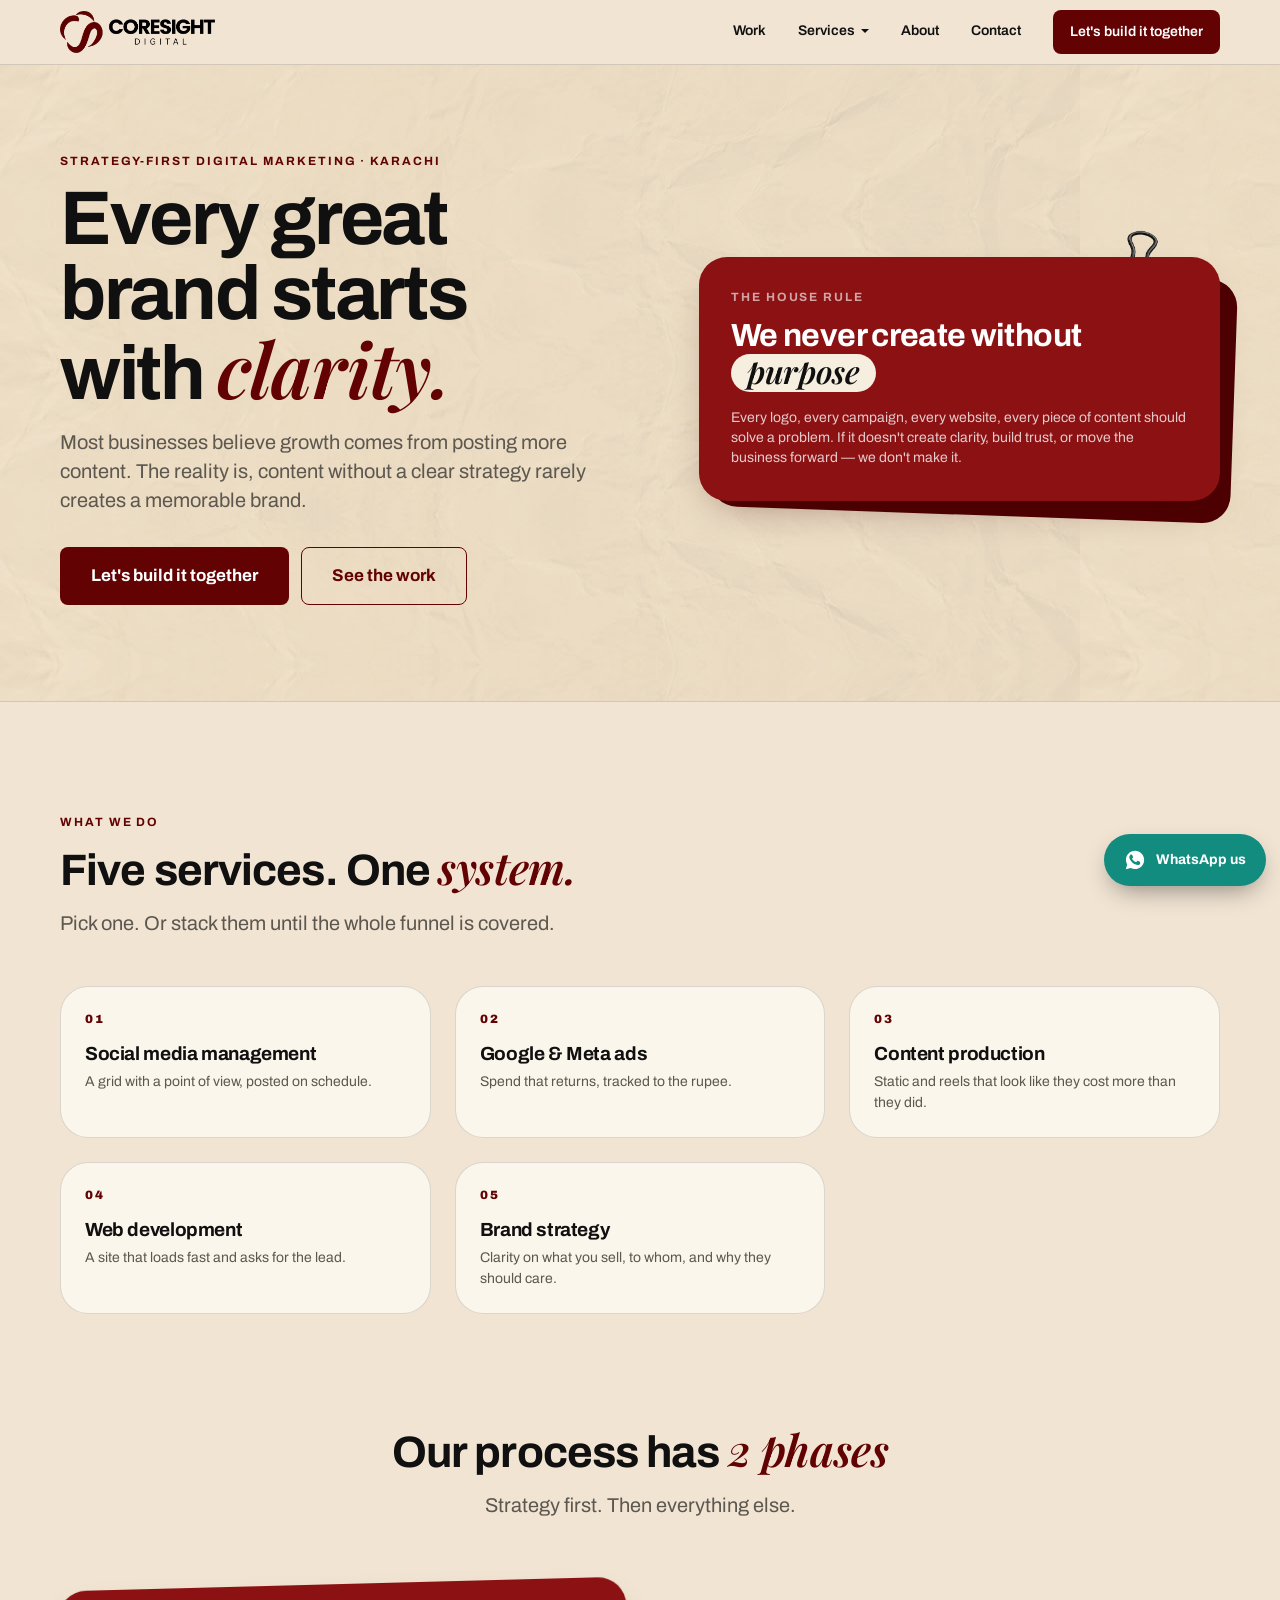
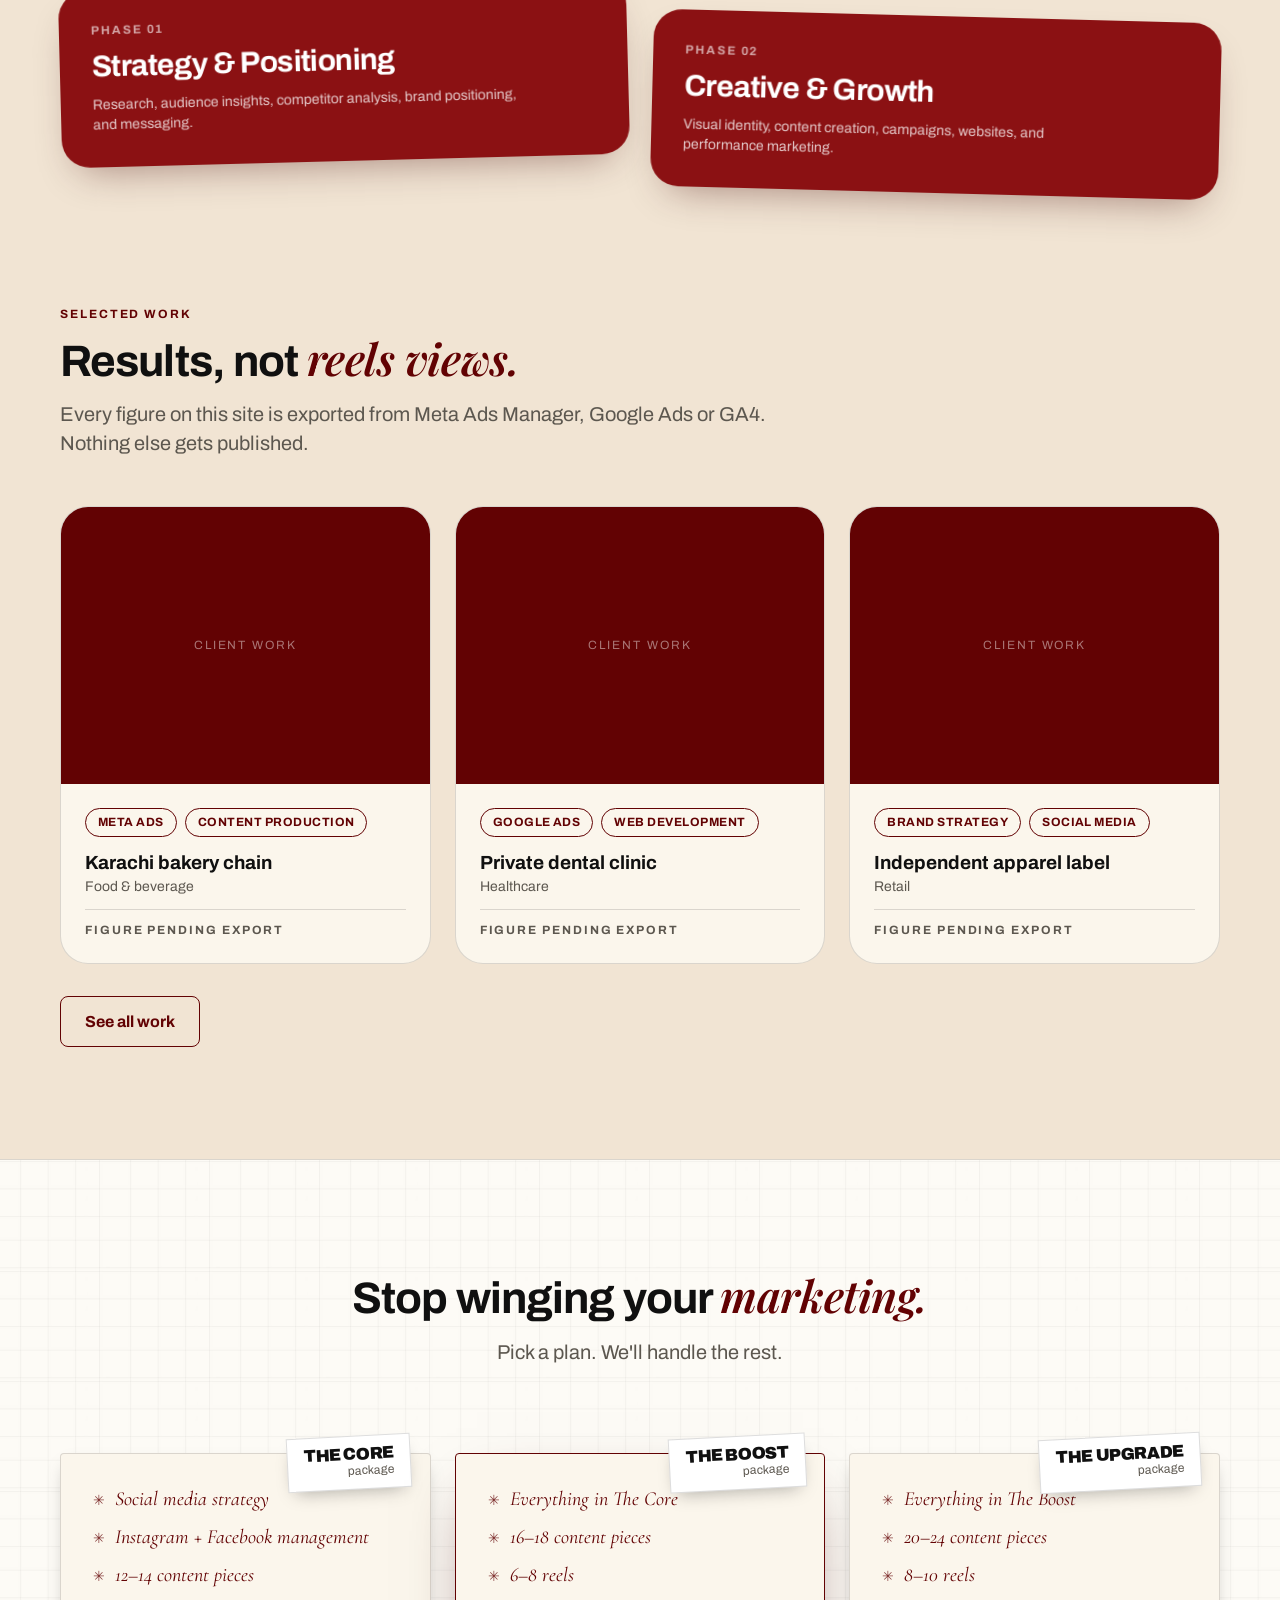
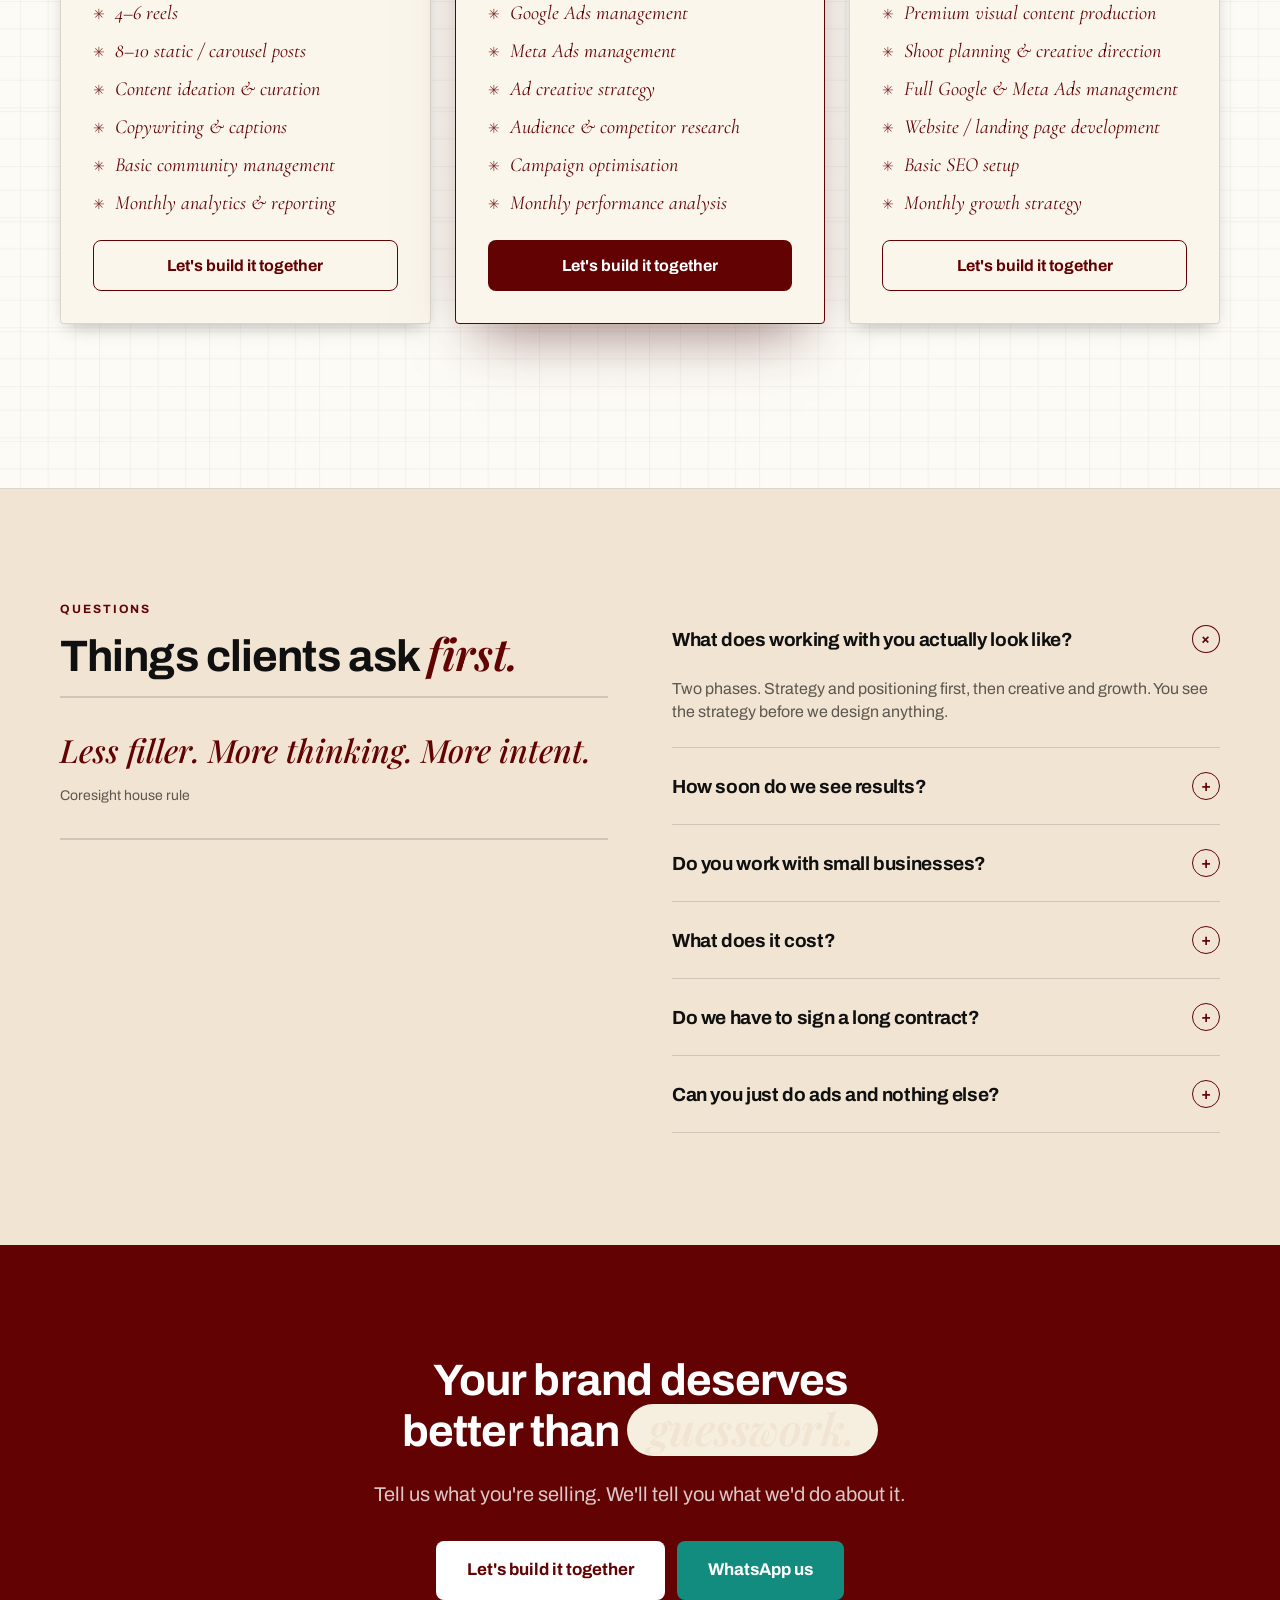
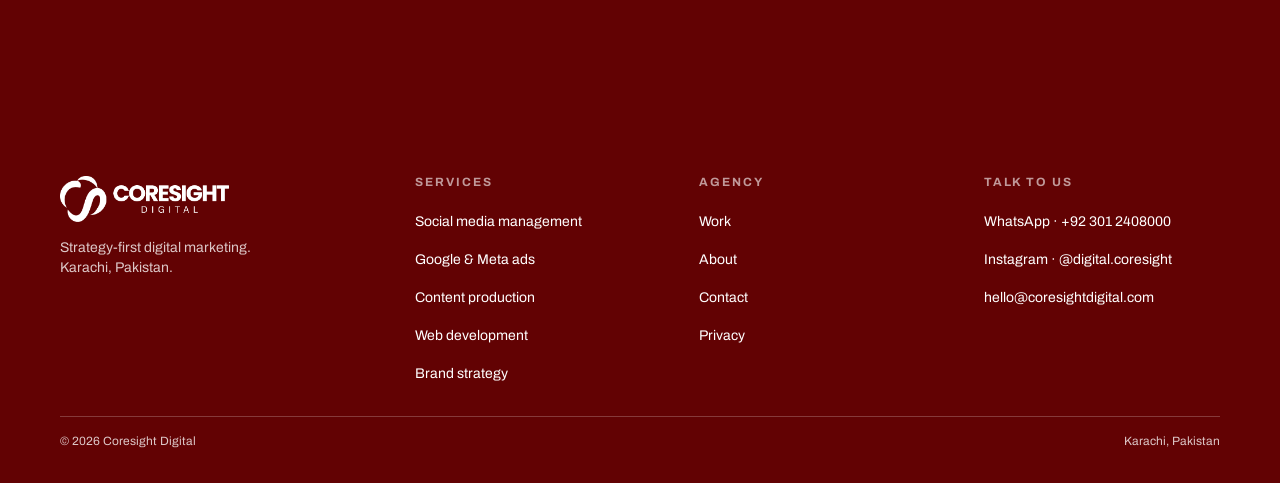
<file: index.html>
<!DOCTYPE html><html lang="en"><head>
<meta charset="utf-8"><meta name="viewport" content="width=device-width,initial-scale=1">
<title>Coresight Digital — strategy-first digital marketing, Karachi</title><meta name="description" content="Strategy-first digital marketing agency in Karachi. Social media, Google &amp; Meta ads, content production, web development and brand strategy for Pakistani businesses.">
<meta property="og:title" content="Coresight Digital — strategy-first digital marketing, Karachi"><meta property="og:description" content="Strategy-first digital marketing agency in Karachi. Social media, Google &amp; Meta ads, content production, web development and brand strategy for Pakistani businesses."><meta property="og:type" content="website">
<link rel="icon" href="assets/logo-mark.png"><link rel="preconnect" href="https://fonts.gstatic.com" crossorigin>
<link rel="stylesheet" href="css/site.css"></head><body>
<div class="loader" aria-hidden="true"><img class="loader__mark" src="assets/logo-mark.png" alt="" width="74" height="73"><span class="loader__bar"><i></i></span></div><header class="hdr"><div class="wrap"><div class="hdr__bar">
<a class="hdr__logo" href="index.html" aria-label="Coresight Digital home"><img src="assets/logo.png" alt="Coresight Digital" width="155" height="42"></a>
<nav class="nav" aria-label="Main">
<a href="work.html">Work</a>
<span class="drop"><a href="services.html">Services</a>
<span class="drop__menu"><a href="service-social-media-marketing.html">Social media management</a><a href="service-google-meta-ads.html">Google &amp; Meta ads</a><a href="service-content-production.html">Content production</a><a href="service-web-development.html">Web development</a><a href="service-brand-strategy.html">Brand strategy</a></span></span>
<a href="about.html">About</a>
<a href="contact.html">Contact</a>
<a class="btn btn--sm" href="contact.html">Let's build it together</a></nav>
<button class="burger" aria-label="Menu" aria-expanded="false" aria-controls="mnav"><span></span><span></span><span></span></button>
</div></div>
<div class="mnav" id="mnav"><div class="mnav__inner">
<a href="work.html">Work</a><a href="services.html">Services</a>
<a class="sub" href="service-social-media-marketing.html">Social media management</a><a class="sub" href="service-google-meta-ads.html">Google &amp; Meta ads</a><a class="sub" href="service-content-production.html">Content production</a><a class="sub" href="service-web-development.html">Web development</a><a class="sub" href="service-brand-strategy.html">Brand strategy</a>
<a href="about.html">About</a><a href="contact.html">Contact</a>
<a class="btn" href="contact.html">Let's build it together</a></div></div></header><main>
<section class="hero paper"><div class="wrap"><div class="hero__grid">
<div><div class="eyebrow reveal">Strategy-first digital marketing · Karachi</div>
<h1 class="reveal" style="--d:60ms">Every great brand starts with <span class="accent">clarity.</span></h1>
<p class="lead reveal" style="--d:130ms">Most businesses believe growth comes from posting more content. The reality is, content without a clear strategy rarely creates a memorable brand.</p>
<div class="btn-row reveal" style="--d:200ms;margin-top:var(--space-6)">
<a class="btn btn--lg" href="contact.html">Let's build it together</a>
<a class="btn btn--lg btn--secondary" href="work.html">See the work</a></div></div>
<div class="stack reveal reveal--pop" style="--d:260ms">
<img class="motif" src="assets/motif-binder-clip.png" alt="" width="70" height="82" style="right:9%;top:-30px;width:70px" loading="lazy">
<div class="stack__face"><div class="eyebrow" style="color:rgba(255,255,255,.62);margin:0">The house rule</div>
<div class="stack__title">We never create without <span class="accent accent--oval">purpose</span></div>
<p>Every logo, every campaign, every website, every piece of content should solve a problem. If it doesn't create clarity, build trust, or move the business forward — we don't make it.</p></div></div>
</div></div></section>

<section class="section"><div class="wrap">
<div class="eyebrow reveal">What we do</div><h2 class="reveal">Five services. One <span class="accent">system.</span></h2>
<p class="lead reveal" style="margin-bottom:var(--space-7)">Pick one. Or stack them until the whole funnel is covered.</p>
<div class="grid grid--3" data-stagger><a class="card reveal" href="service-social-media-marketing.html"><div class="card__num">01</div><h3>Social media management</h3><p>A grid with a point of view, posted on schedule.</p></a><a class="card reveal" href="service-google-meta-ads.html"><div class="card__num">02</div><h3>Google &amp; Meta ads</h3><p>Spend that returns, tracked to the rupee.</p></a><a class="card reveal" href="service-content-production.html"><div class="card__num">03</div><h3>Content production</h3><p>Static and reels that look like they cost more than they did.</p></a><a class="card reveal" href="service-web-development.html"><div class="card__num">04</div><h3>Web development</h3><p>A site that loads fast and asks for the lead.</p></a><a class="card reveal" href="service-brand-strategy.html"><div class="card__num">05</div><h3>Brand strategy</h3><p>Clarity on what you sell, to whom, and why they should care.</p></a></div>
</div></section>

<section class="section" style="padding-top:0"><div class="wrap">
<h2 class="reveal" style="text-align:center">Our process has <span class="accent">2 phases</span></h2>
<p class="lead reveal" style="text-align:center;margin:0 auto var(--space-8)">Strategy first. Then everything else.</p>
<div class="grid grid--2" style="align-items:start">
<div class="phase phase--a reveal"><div class="eyebrow" style="color:rgba(255,255,255,.62);margin:0">Phase 01</div><h3>Strategy &amp; Positioning</h3><p>Research, audience insights, competitor analysis, brand positioning, and messaging.</p></div>
<div class="phase phase--b reveal" style="--d:120ms"><div class="eyebrow" style="color:rgba(255,255,255,.62);margin:0">Phase 02</div><h3>Creative &amp; Growth</h3><p>Visual identity, content creation, campaigns, websites, and performance marketing.</p></div>
</div></div></section>

<section class="section" style="padding-top:0"><div class="wrap">
<div class="eyebrow reveal">Selected work</div><h2 class="reveal">Results, not <span class="accent">reels views.</span></h2>
<p class="lead reveal" style="margin-bottom:var(--space-7)">Every figure on this site is exported from Meta Ads Manager, Google Ads or GA4. Nothing else gets published.</p>
<div class="grid grid--3" data-stagger><a class="work reveal " href="case-karachi-bakery.html" data-service="ads">
<div class="work__thumb">Client work</div><div class="work__body">
<div class="tags"><span class="tag">Meta ads</span><span class="tag">Content production</span></div>
<div><div class="work__name">Karachi bakery chain</div><div class="muted" style="font-size:var(--fs-sm)">Food &amp; beverage</div></div>
<div class="work__pending">Figure pending export</div></div></a><a class="work reveal " href="case-dental-clinic.html" data-service="web">
<div class="work__thumb">Client work</div><div class="work__body">
<div class="tags"><span class="tag">Google ads</span><span class="tag">Web development</span></div>
<div><div class="work__name">Private dental clinic</div><div class="muted" style="font-size:var(--fs-sm)">Healthcare</div></div>
<div class="work__pending">Figure pending export</div></div></a><a class="work reveal " href="case-apparel-label.html" data-service="brand">
<div class="work__thumb">Client work</div><div class="work__body">
<div class="tags"><span class="tag">Brand strategy</span><span class="tag">Social media</span></div>
<div><div class="work__name">Independent apparel label</div><div class="muted" style="font-size:var(--fs-sm)">Retail</div></div>
<div class="work__pending">Figure pending export</div></div></a></div>
<div class="btn-row reveal" style="margin-top:var(--space-6)"><a class="btn btn--secondary" href="work.html">See all work</a></div>
</div></section>

<section class="gridpaper" style="border-top:1px solid var(--border-hairline);border-bottom:1px solid var(--border-hairline)"><div class="wrap section">
<h2 class="reveal" style="text-align:center">Stop winging your <span class="accent">marketing.</span></h2>
<p class="lead reveal" style="text-align:center;margin:0 auto var(--space-8)">Pick a plan. We'll handle the rest.</p>
<div class="grid grid--3" style="align-items:stretch" data-stagger>
<div class="pkg reveal"><div class="pkg__label"><b>The Core</b><span>package</span></div>
<ul class="deliverables"><li>Social media strategy</li><li>Instagram + Facebook management</li><li>12–14 content pieces</li><li>4–6 reels</li><li>8–10 static / carousel posts</li><li>Content ideation &amp; curation</li><li>Copywriting &amp; captions</li><li>Basic community management</li><li>Monthly analytics &amp; reporting</li></ul>
<a class="btn btn--secondary" href="contact.html" style="width:100%">Let's build it together</a></div><div class="pkg pkg--featured reveal"><div class="pkg__label"><b>The Boost</b><span>package</span></div>
<ul class="deliverables"><li>Everything in The Core</li><li>16–18 content pieces</li><li>6–8 reels</li><li>Google Ads management</li><li>Meta Ads management</li><li>Ad creative strategy</li><li>Audience &amp; competitor research</li><li>Campaign optimisation</li><li>Monthly performance analysis</li></ul>
<a class="btn" href="contact.html" style="width:100%">Let's build it together</a></div><div class="pkg reveal"><div class="pkg__label"><b>The Upgrade</b><span>package</span></div>
<ul class="deliverables"><li>Everything in The Boost</li><li>20–24 content pieces</li><li>8–10 reels</li><li>Premium visual content production</li><li>Shoot planning &amp; creative direction</li><li>Full Google &amp; Meta Ads management</li><li>Website / landing page development</li><li>Basic SEO setup</li><li>Monthly growth strategy</li></ul>
<a class="btn btn--secondary" href="contact.html" style="width:100%">Let's build it together</a></div>
</div>
<p class="muted reveal" style="font-size:var(--fs-sm);text-align:center;margin:var(--space-6) auto 0">Rates are quoted after a short call — scope changes the number.</p>
</div></section>

<section class="section"><div class="wrap"><div class="grid grid--2" style="gap:var(--space-8);align-items:start">
<div><div class="eyebrow reveal">Questions</div><h2 class="reveal">Things clients ask <span class="accent">first.</span></h2>
<figure class="quote reveal"><blockquote>Less filler. More thinking. More intent.</blockquote><figcaption>Coresight house rule</figcaption></figure></div>
<div class="reveal">
<div class="faq is-open"><button class="faq__q" aria-expanded="true">What does working with you actually look like?<i>+</i></button><div class="faq__a"><p>Two phases. Strategy and positioning first, then creative and growth. You see the strategy before we design anything.</p></div></div>
<div class="faq"><button class="faq__q" aria-expanded="false">How soon do we see results?<i>+</i></button><div class="faq__a"><p>Ads move in weeks. Brand and content take a quarter. We tell you which one you are buying before you pay.</p></div></div>
<div class="faq"><button class="faq__q" aria-expanded="false">Do you work with small businesses?<i>+</i></button><div class="faq__a"><p>Most of our clients are Pakistani SMBs. That is the whole point of the packages.</p></div></div>
<div class="faq"><button class="faq__q" aria-expanded="false">What does it cost?<i>+</i></button><div class="faq__a"><p>Three packages — The Core, The Boost, The Upgrade. We quote after a short call, because scope changes the number.</p></div></div>
<div class="faq"><button class="faq__q" aria-expanded="false">Do we have to sign a long contract?<i>+</i></button><div class="faq__a"><p>Monthly retainers with a three-month minimum, so the work has time to show something.</p></div></div>
<div class="faq"><button class="faq__q" aria-expanded="false">Can you just do ads and nothing else?<i>+</i></button><div class="faq__a"><p>Yes. Every service is available on its own.</p></div></div>
</div></div></div></section>

<section class="band"><div class="wrap wrap--narrow section" style="text-align:center">
<h2 class="reveal">Your brand deserves better than <span class="accent accent--oval">guesswork.</span></h2>
<p class="lead reveal" style="margin:var(--space-5) auto 0;max-width:52ch">Tell us what you're selling. We'll tell you what we'd do about it.</p>
<div class="btn-row reveal" style="justify-content:center;margin-top:var(--space-6)">
<a class="btn btn--lg btn--on-brand" href="contact.html">Let's build it together</a>
<a class="btn btn--lg btn--wa" href="https://wa.me/923012408000" target="_blank" rel="noopener">WhatsApp us</a></div></div></section>
</main><footer class="ftr"><div class="wrap"><div class="ftr__grid">
<div><img class="ftr__logo" src="assets/logo-light.png" alt="Coresight Digital" width="169" height="46">
<p style="margin-top:var(--space-4);color:var(--on-brand-muted);font-size:var(--fs-sm);max-width:30ch">Strategy-first digital marketing. Karachi, Pakistan.</p></div>
<div><h4>Services</h4><div class="ftr__links"><a href="service-social-media-marketing.html">Social media management</a><a href="service-google-meta-ads.html">Google &amp; Meta ads</a><a href="service-content-production.html">Content production</a><a href="service-web-development.html">Web development</a><a href="service-brand-strategy.html">Brand strategy</a></div></div>
<div><h4>Agency</h4><div class="ftr__links"><a href="work.html">Work</a><a href="about.html">About</a><a href="contact.html">Contact</a><a href="privacy.html">Privacy</a></div></div>
<div><h4>Talk to us</h4><div class="ftr__links"><a href="https://wa.me/923012408000" target="_blank" rel="noopener">WhatsApp · +92 301 2408000</a><a href="https://www.instagram.com/digital.coresight/" target="_blank" rel="noopener">Instagram · @digital.coresight</a><a href="mailto:hello@coresightdigital.com">hello@coresightdigital.com</a></div></div>
</div><div class="ftr__base"><span>&copy; 2026 Coresight Digital</span><span>Karachi, Pakistan</span></div></div></footer>
<a class="fab" href="https://wa.me/923012408000" target="_blank" rel="noopener" aria-label="WhatsApp us">
<svg width="22" height="22" viewBox="0 0 24 24" fill="currentColor" aria-hidden="true"><path d="M12.04 2C6.58 2 2.13 6.45 2.13 11.91c0 1.75.46 3.46 1.32 4.96L2 22l5.25-1.38a9.9 9.9 0 0 0 4.79 1.22h.01c5.46 0 9.91-4.45 9.91-9.91S17.5 2 12.04 2Zm5.8 14.1c-.24.68-1.4 1.3-1.94 1.34-.5.04-1.13.2-3.66-.77-3.08-1.2-5.04-4.3-5.19-4.5-.15-.2-1.23-1.64-1.23-3.13s.78-2.22 1.06-2.53c.27-.3.6-.38.8-.38h.57c.19 0 .43-.03.67.51.24.55.83 1.9.9 2.04.07.14.12.3.02.5-.1.2-.15.32-.3.5-.15.17-.31.38-.44.51-.15.15-.3.31-.13.6.17.3.75 1.24 1.6 2 1.11.98 2.04 1.29 2.33 1.44.29.15.46.13.63-.08.17-.2.72-.84.92-1.13.19-.3.38-.24.64-.15.26.1 1.62.77 1.9.9.28.15.46.22.53.34.07.12.07.68-.17 1.36Z"/></svg><span>WhatsApp us</span></a>
<script src="js/site.js" defer></script></body></html>
</file>
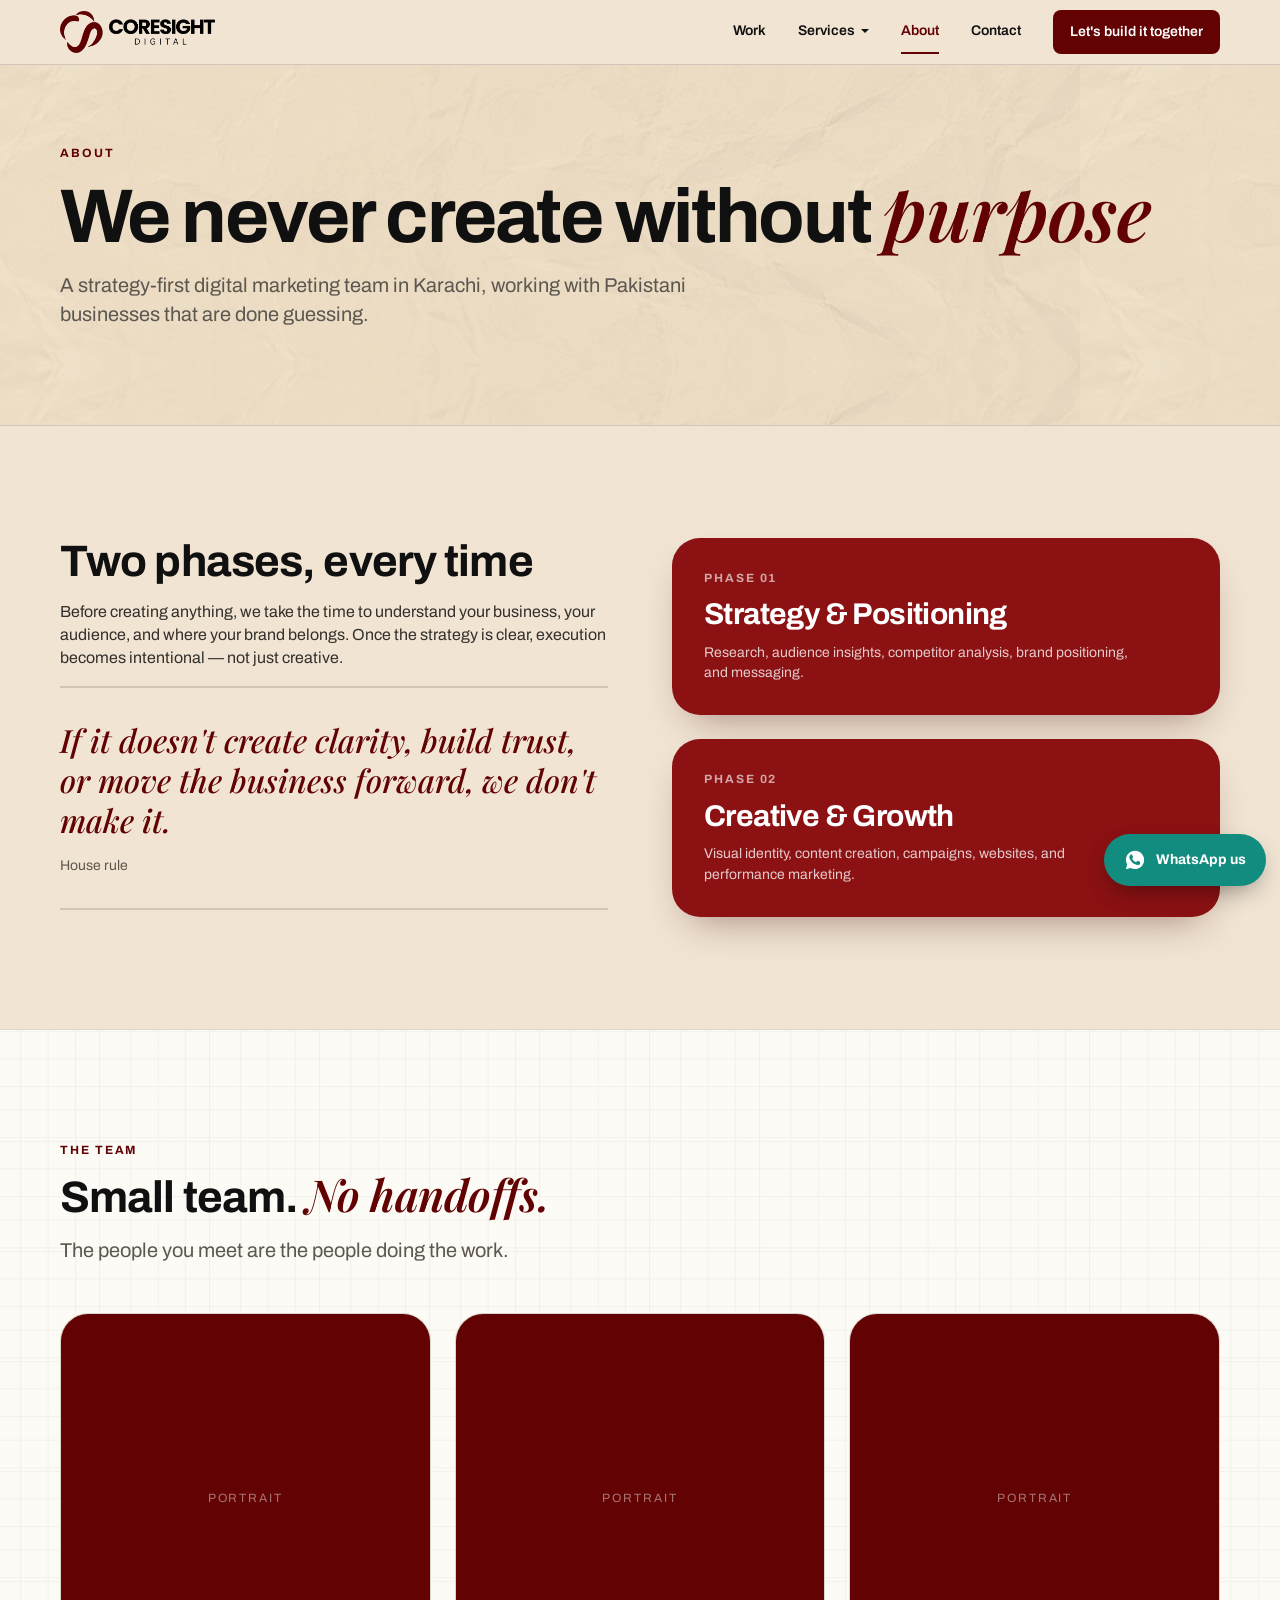
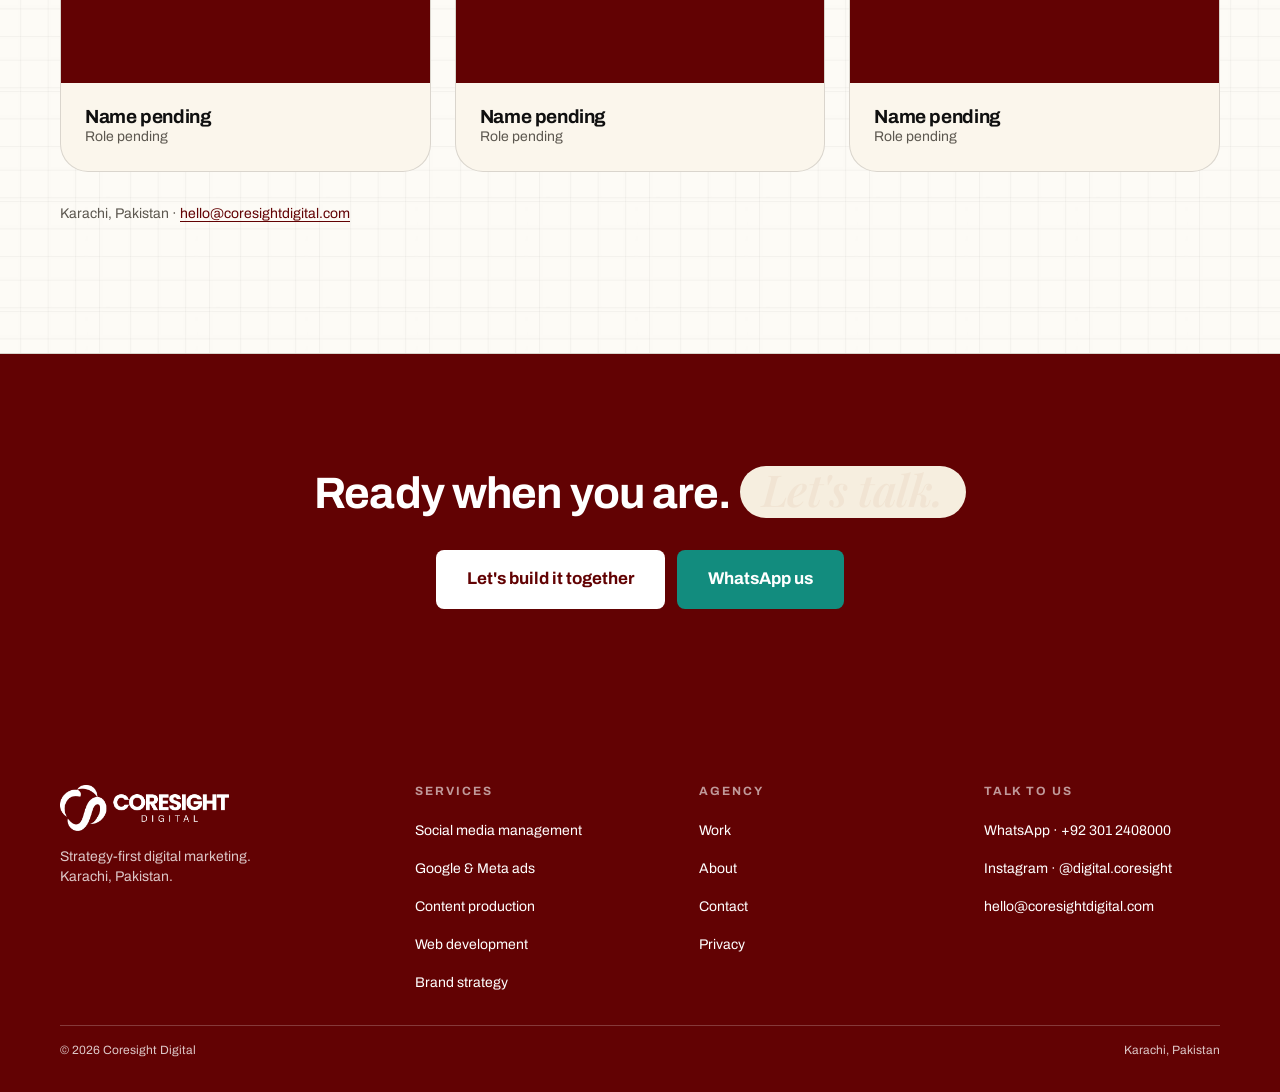
<file: about.html>
<!DOCTYPE html><html lang="en"><head>
<meta charset="utf-8"><meta name="viewport" content="width=device-width,initial-scale=1">
<title>About — Coresight Digital</title><meta name="description" content="A strategy-first digital marketing team in Karachi, working with Pakistani businesses that are done guessing.">
<meta property="og:title" content="About — Coresight Digital"><meta property="og:description" content="A strategy-first digital marketing team in Karachi, working with Pakistani businesses that are done guessing."><meta property="og:type" content="website">
<link rel="icon" href="assets/logo-mark.png"><link rel="preconnect" href="https://fonts.gstatic.com" crossorigin>
<link rel="stylesheet" href="css/site.css"></head><body>
<div class="loader" aria-hidden="true"><img class="loader__mark" src="assets/logo-mark.png" alt="" width="74" height="73"><span class="loader__bar"><i></i></span></div><header class="hdr"><div class="wrap"><div class="hdr__bar">
<a class="hdr__logo" href="index.html" aria-label="Coresight Digital home"><img src="assets/logo.png" alt="Coresight Digital" width="155" height="42"></a>
<nav class="nav" aria-label="Main">
<a href="work.html">Work</a>
<span class="drop"><a href="services.html">Services</a>
<span class="drop__menu"><a href="service-social-media-marketing.html">Social media management</a><a href="service-google-meta-ads.html">Google &amp; Meta ads</a><a href="service-content-production.html">Content production</a><a href="service-web-development.html">Web development</a><a href="service-brand-strategy.html">Brand strategy</a></span></span>
<a href="about.html" class="is-active">About</a>
<a href="contact.html">Contact</a>
<a class="btn btn--sm" href="contact.html">Let's build it together</a></nav>
<button class="burger" aria-label="Menu" aria-expanded="false" aria-controls="mnav"><span></span><span></span><span></span></button>
</div></div>
<div class="mnav" id="mnav"><div class="mnav__inner">
<a href="work.html">Work</a><a href="services.html">Services</a>
<a class="sub" href="service-social-media-marketing.html">Social media management</a><a class="sub" href="service-google-meta-ads.html">Google &amp; Meta ads</a><a class="sub" href="service-content-production.html">Content production</a><a class="sub" href="service-web-development.html">Web development</a><a class="sub" href="service-brand-strategy.html">Brand strategy</a>
<a href="about.html">About</a><a href="contact.html">Contact</a>
<a class="btn" href="contact.html">Let's build it together</a></div></div></header><main>
<section class="hero paper"><div class="wrap"><div style="padding:clamp(40px,8vw,80px) 0">
<div class="eyebrow reveal">About</div>
<h1 class="reveal" style="--d:60ms">We never create without <span class="accent">purpose</span></h1>
<p class="lead reveal" style="--d:120ms">A strategy-first digital marketing team in Karachi, working with Pakistani businesses that are done guessing.</p>
</div></div></section>
<section class="section"><div class="wrap"><div class="grid grid--2" style="gap:var(--space-8);align-items:start">
<div><h2 class="reveal">Two phases, every time</h2>
<p class="reveal">Before creating anything, we take the time to understand your business, your audience, and where your brand belongs. Once the strategy is clear, execution becomes intentional — not just creative.</p>
<figure class="quote reveal"><blockquote>If it doesn't create clarity, build trust, or move the business forward, we don't make it.</blockquote><figcaption>House rule</figcaption></figure></div>
<div class="grid" style="gap:var(--space-5)" data-stagger>
<div class="phase reveal"><div class="eyebrow" style="color:rgba(255,255,255,.62);margin:0">Phase 01</div><h3>Strategy &amp; Positioning</h3><p>Research, audience insights, competitor analysis, brand positioning, and messaging.</p></div>
<div class="phase reveal"><div class="eyebrow" style="color:rgba(255,255,255,.62);margin:0">Phase 02</div><h3>Creative &amp; Growth</h3><p>Visual identity, content creation, campaigns, websites, and performance marketing.</p></div>
</div></div></div></section>
<section class="gridpaper" style="border-top:1px solid var(--border-hairline);border-bottom:1px solid var(--border-hairline)"><div class="wrap section">
<div class="eyebrow reveal">The team</div><h2 class="reveal">Small team. <span class="accent">No handoffs.</span></h2>
<p class="lead reveal" style="margin-bottom:var(--space-7)">The people you meet are the people doing the work.</p>
<div class="grid grid--3" data-stagger>
<div class="card reveal" style="padding:0;overflow:hidden">
<div style="aspect-ratio:1/1;background:var(--maroon-700);display:grid;place-items:center;color:rgba(255,255,255,.45);font-size:var(--fs-xs);letter-spacing:.16em;text-transform:uppercase">Portrait</div>
<div style="padding:var(--space-5)"><h3 style="margin:0">Name pending</h3><p>Role pending</p></div></div><div class="card reveal" style="padding:0;overflow:hidden">
<div style="aspect-ratio:1/1;background:var(--maroon-700);display:grid;place-items:center;color:rgba(255,255,255,.45);font-size:var(--fs-xs);letter-spacing:.16em;text-transform:uppercase">Portrait</div>
<div style="padding:var(--space-5)"><h3 style="margin:0">Name pending</h3><p>Role pending</p></div></div><div class="card reveal" style="padding:0;overflow:hidden">
<div style="aspect-ratio:1/1;background:var(--maroon-700);display:grid;place-items:center;color:rgba(255,255,255,.45);font-size:var(--fs-xs);letter-spacing:.16em;text-transform:uppercase">Portrait</div>
<div style="padding:var(--space-5)"><h3 style="margin:0">Name pending</h3><p>Role pending</p></div></div>
</div>
<p class="muted reveal" style="font-size:var(--fs-sm);margin-top:var(--space-6)">Karachi, Pakistan · <a href="mailto:hello@coresightdigital.com">hello@coresightdigital.com</a></p>
</div></section>
<section class="band"><div class="wrap wrap--narrow section" style="text-align:center">
<h2 class="reveal">Ready when you are. <span class="accent accent--oval">Let's talk.</span></h2>

<div class="btn-row reveal" style="justify-content:center;margin-top:var(--space-6)">
<a class="btn btn--lg btn--on-brand" href="contact.html">Let's build it together</a>
<a class="btn btn--lg btn--wa" href="https://wa.me/923012408000" target="_blank" rel="noopener">WhatsApp us</a></div></div></section>
</main><footer class="ftr"><div class="wrap"><div class="ftr__grid">
<div><img class="ftr__logo" src="assets/logo-light.png" alt="Coresight Digital" width="169" height="46">
<p style="margin-top:var(--space-4);color:var(--on-brand-muted);font-size:var(--fs-sm);max-width:30ch">Strategy-first digital marketing. Karachi, Pakistan.</p></div>
<div><h4>Services</h4><div class="ftr__links"><a href="service-social-media-marketing.html">Social media management</a><a href="service-google-meta-ads.html">Google &amp; Meta ads</a><a href="service-content-production.html">Content production</a><a href="service-web-development.html">Web development</a><a href="service-brand-strategy.html">Brand strategy</a></div></div>
<div><h4>Agency</h4><div class="ftr__links"><a href="work.html">Work</a><a href="about.html">About</a><a href="contact.html">Contact</a><a href="privacy.html">Privacy</a></div></div>
<div><h4>Talk to us</h4><div class="ftr__links"><a href="https://wa.me/923012408000" target="_blank" rel="noopener">WhatsApp · +92 301 2408000</a><a href="https://www.instagram.com/digital.coresight/" target="_blank" rel="noopener">Instagram · @digital.coresight</a><a href="mailto:hello@coresightdigital.com">hello@coresightdigital.com</a></div></div>
</div><div class="ftr__base"><span>&copy; 2026 Coresight Digital</span><span>Karachi, Pakistan</span></div></div></footer>
<a class="fab" href="https://wa.me/923012408000" target="_blank" rel="noopener" aria-label="WhatsApp us">
<svg width="22" height="22" viewBox="0 0 24 24" fill="currentColor" aria-hidden="true"><path d="M12.04 2C6.58 2 2.13 6.45 2.13 11.91c0 1.75.46 3.46 1.32 4.96L2 22l5.25-1.38a9.9 9.9 0 0 0 4.79 1.22h.01c5.46 0 9.91-4.45 9.91-9.91S17.5 2 12.04 2Zm5.8 14.1c-.24.68-1.4 1.3-1.94 1.34-.5.04-1.13.2-3.66-.77-3.08-1.2-5.04-4.3-5.19-4.5-.15-.2-1.23-1.64-1.23-3.13s.78-2.22 1.06-2.53c.27-.3.6-.38.8-.38h.57c.19 0 .43-.03.67.51.24.55.83 1.9.9 2.04.07.14.12.3.02.5-.1.2-.15.32-.3.5-.15.17-.31.38-.44.51-.15.15-.3.31-.13.6.17.3.75 1.24 1.6 2 1.11.98 2.04 1.29 2.33 1.44.29.15.46.13.63-.08.17-.2.72-.84.92-1.13.19-.3.38-.24.64-.15.26.1 1.62.77 1.9.9.28.15.46.22.53.34.07.12.07.68-.17 1.36Z"/></svg><span>WhatsApp us</span></a>
<script src="js/site.js" defer></script></body></html>
</file>
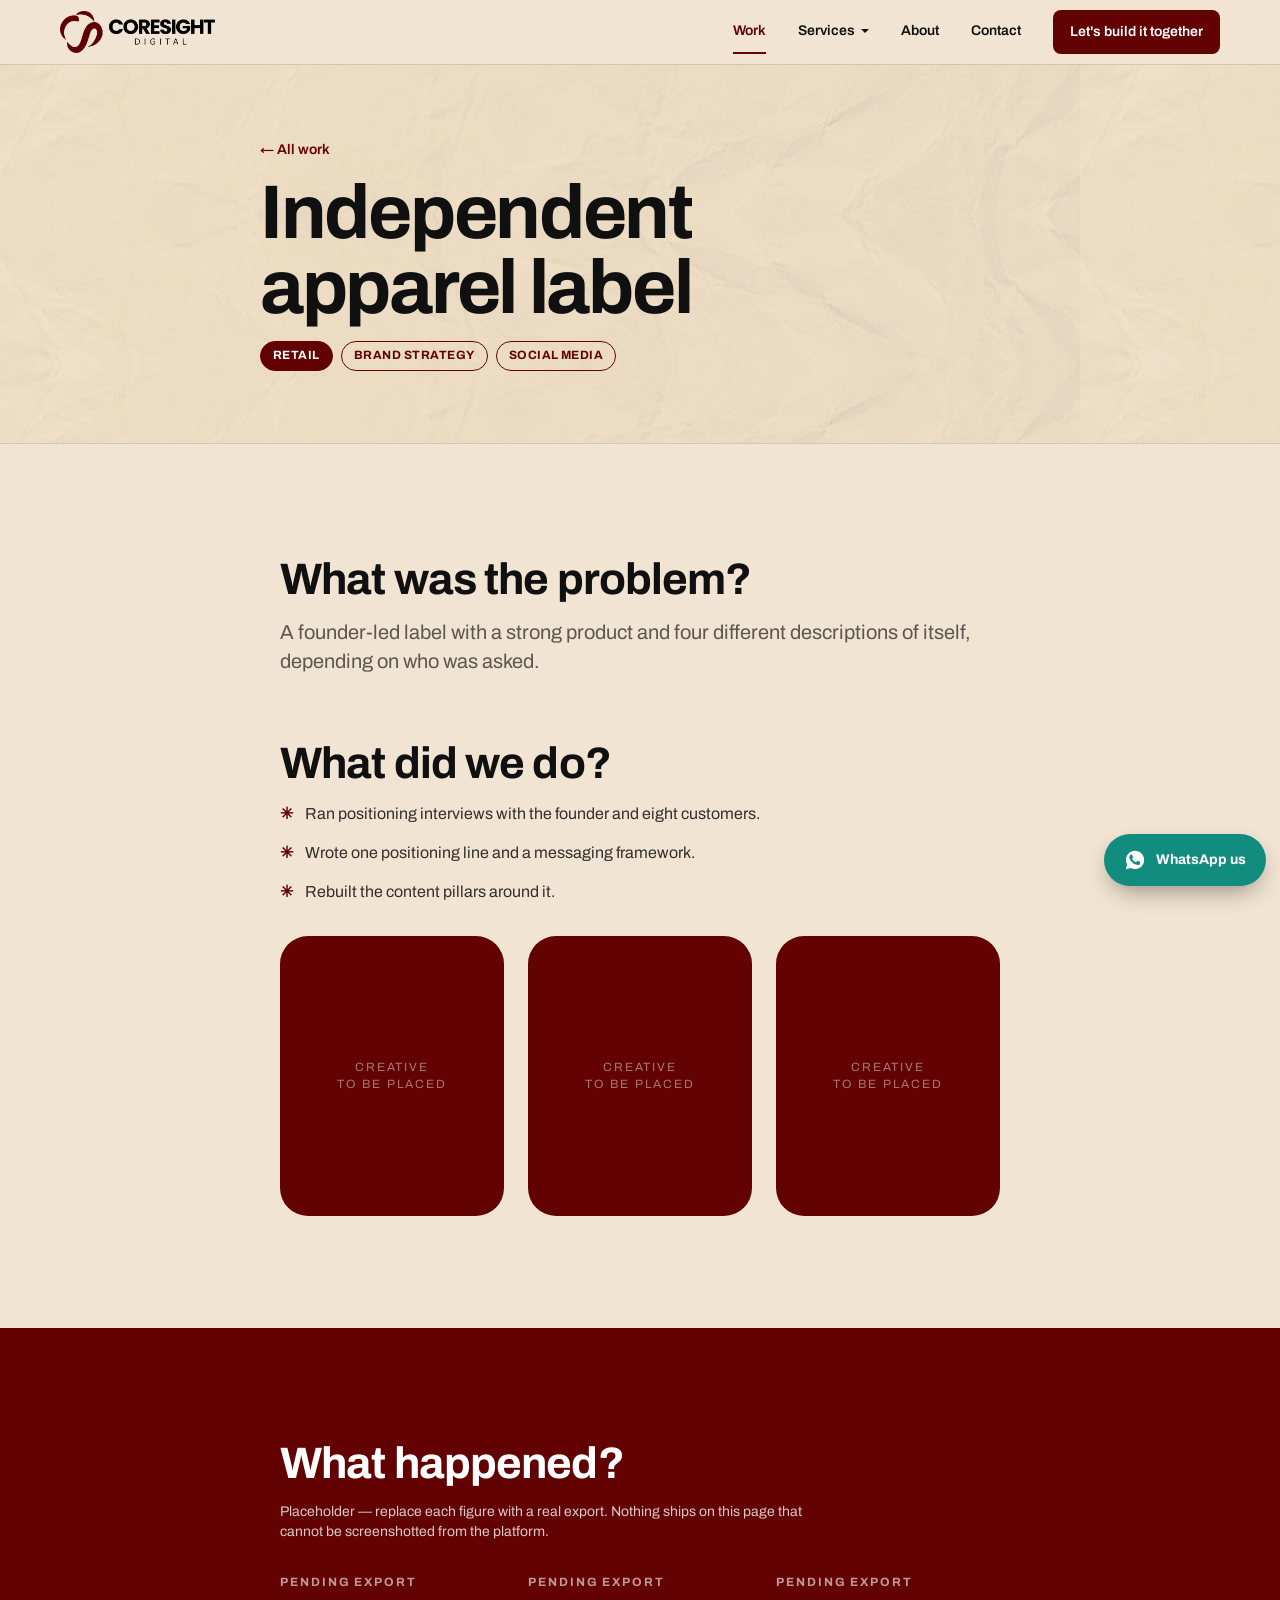
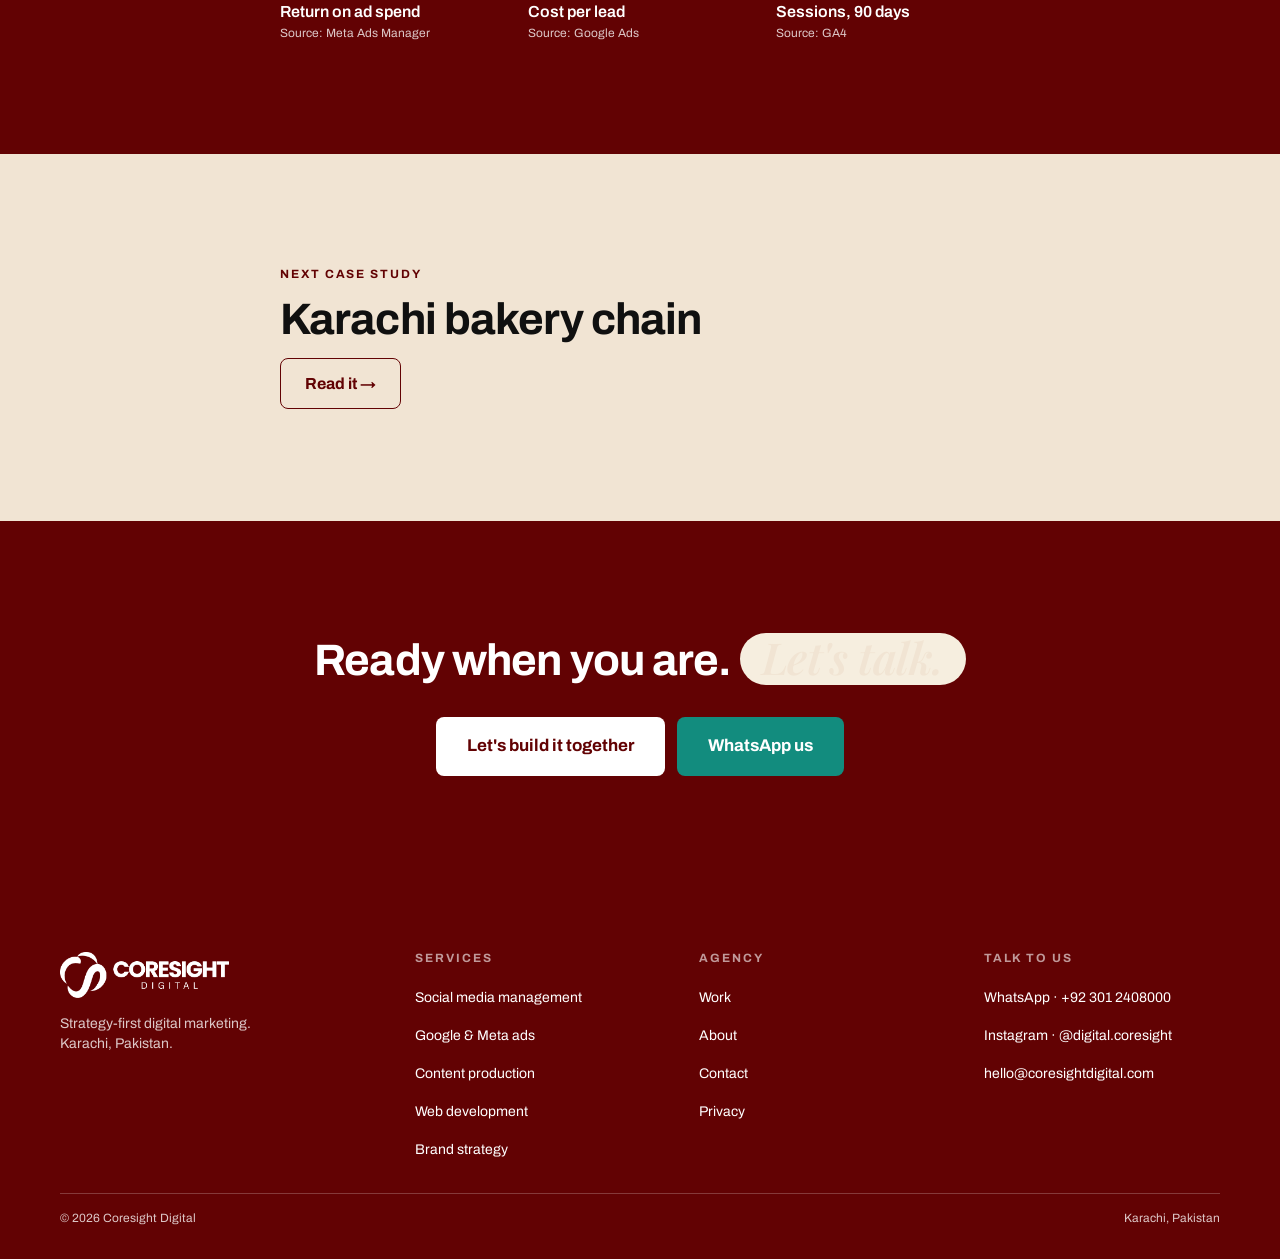
<file: case-apparel-label.html>
<!DOCTYPE html><html lang="en"><head>
<meta charset="utf-8"><meta name="viewport" content="width=device-width,initial-scale=1">
<title>Independent apparel label — case study — Coresight Digital</title><meta name="description" content="A founder-led label with a strong product and four different descriptions of itself, depending on who was asked.">
<meta property="og:title" content="Independent apparel label — case study — Coresight Digital"><meta property="og:description" content="A founder-led label with a strong product and four different descriptions of itself, depending on who was asked."><meta property="og:type" content="website">
<link rel="icon" href="assets/logo-mark.png"><link rel="preconnect" href="https://fonts.gstatic.com" crossorigin>
<link rel="stylesheet" href="css/site.css"></head><body>
<div class="loader" aria-hidden="true"><img class="loader__mark" src="assets/logo-mark.png" alt="" width="74" height="73"><span class="loader__bar"><i></i></span></div><header class="hdr"><div class="wrap"><div class="hdr__bar">
<a class="hdr__logo" href="index.html" aria-label="Coresight Digital home"><img src="assets/logo.png" alt="Coresight Digital" width="155" height="42"></a>
<nav class="nav" aria-label="Main">
<a href="work.html" class="is-active">Work</a>
<span class="drop"><a href="services.html">Services</a>
<span class="drop__menu"><a href="service-social-media-marketing.html">Social media management</a><a href="service-google-meta-ads.html">Google &amp; Meta ads</a><a href="service-content-production.html">Content production</a><a href="service-web-development.html">Web development</a><a href="service-brand-strategy.html">Brand strategy</a></span></span>
<a href="about.html">About</a>
<a href="contact.html">Contact</a>
<a class="btn btn--sm" href="contact.html">Let's build it together</a></nav>
<button class="burger" aria-label="Menu" aria-expanded="false" aria-controls="mnav"><span></span><span></span><span></span></button>
</div></div>
<div class="mnav" id="mnav"><div class="mnav__inner">
<a href="work.html">Work</a><a href="services.html">Services</a>
<a class="sub" href="service-social-media-marketing.html">Social media management</a><a class="sub" href="service-google-meta-ads.html">Google &amp; Meta ads</a><a class="sub" href="service-content-production.html">Content production</a><a class="sub" href="service-web-development.html">Web development</a><a class="sub" href="service-brand-strategy.html">Brand strategy</a>
<a href="about.html">About</a><a href="contact.html">Contact</a>
<a class="btn" href="contact.html">Let's build it together</a></div></div></header><main>
<section class="hero paper"><div class="wrap wrap--narrow" style="padding:clamp(36px,7vw,72px) 0">
<a class="reveal" href="work.html" style="font-size:var(--fs-sm);font-weight:600;text-decoration:none">&larr; All work</a>
<h1 class="reveal" style="--d:60ms;margin-top:var(--space-4)">Independent apparel label</h1>
<div class="tags reveal" style="--d:120ms"><span class="tag tag--solid">Retail</span><span class="tag">Brand strategy</span><span class="tag">Social media</span></div>
</div></section>
<section class="section"><div class="wrap wrap--narrow">
<h2 class="reveal">What was the problem?</h2><p class="lead reveal">A founder-led label with a strong product and four different descriptions of itself, depending on who was asked.</p>
<h2 class="reveal" style="margin-top:var(--space-8)">What did we do?</h2>
<ul class="ticks reveal"><li>Ran positioning interviews with the founder and eight customers.</li><li>Wrote one positioning line and a messaging framework.</li><li>Rebuilt the content pillars around it.</li></ul>
<div class="grid grid--3" style="margin-top:var(--space-6)" data-stagger>
<div class="reveal reveal--pop" style="aspect-ratio:4/5;background:var(--maroon-700);border-radius:var(--radius-card);display:grid;place-items:center;color:rgba(255,255,255,.45);font-size:var(--fs-xs);letter-spacing:.16em;text-transform:uppercase;text-align:center;padding:var(--space-4)">Creative<br>to be placed</div><div class="reveal reveal--pop" style="aspect-ratio:4/5;background:var(--maroon-700);border-radius:var(--radius-card);display:grid;place-items:center;color:rgba(255,255,255,.45);font-size:var(--fs-xs);letter-spacing:.16em;text-transform:uppercase;text-align:center;padding:var(--space-4)">Creative<br>to be placed</div><div class="reveal reveal--pop" style="aspect-ratio:4/5;background:var(--maroon-700);border-radius:var(--radius-card);display:grid;place-items:center;color:rgba(255,255,255,.45);font-size:var(--fs-xs);letter-spacing:.16em;text-transform:uppercase;text-align:center;padding:var(--space-4)">Creative<br>to be placed</div>
</div></div></section>
<section class="band"><div class="wrap wrap--narrow section">
<h2 class="reveal">What happened?</h2>
<p class="reveal" style="color:var(--on-brand-muted);font-size:var(--fs-sm)">Placeholder — replace each figure with a real export. Nothing ships on this page that cannot be screenshotted from the platform.</p>
<div class="grid grid--3" style="margin-top:var(--space-6)" data-stagger>
<div class="reveal"><div class="eyebrow" style="margin:0;color:rgba(255,255,255,.6)">Pending export</div><div style="font-weight:600;margin-top:var(--space-2)">Return on ad spend</div><div style="font-size:var(--fs-xs);color:var(--on-brand-muted);margin-top:2px">Source: Meta Ads Manager</div></div><div class="reveal"><div class="eyebrow" style="margin:0;color:rgba(255,255,255,.6)">Pending export</div><div style="font-weight:600;margin-top:var(--space-2)">Cost per lead</div><div style="font-size:var(--fs-xs);color:var(--on-brand-muted);margin-top:2px">Source: Google Ads</div></div><div class="reveal"><div class="eyebrow" style="margin:0;color:rgba(255,255,255,.6)">Pending export</div><div style="font-weight:600;margin-top:var(--space-2)">Sessions, 90 days</div><div style="font-size:var(--fs-xs);color:var(--on-brand-muted);margin-top:2px">Source: GA4</div></div>
</div></div></section>
<section class="section"><div class="wrap wrap--narrow">
<div class="eyebrow reveal">Next case study</div><h2 class="reveal">Karachi bakery chain</h2>
<a class="btn btn--secondary reveal" href="case-karachi-bakery.html">Read it &rarr;</a>
</div></section>
<section class="band"><div class="wrap wrap--narrow section" style="text-align:center">
<h2 class="reveal">Ready when you are. <span class="accent accent--oval">Let's talk.</span></h2>

<div class="btn-row reveal" style="justify-content:center;margin-top:var(--space-6)">
<a class="btn btn--lg btn--on-brand" href="contact.html">Let's build it together</a>
<a class="btn btn--lg btn--wa" href="https://wa.me/923012408000" target="_blank" rel="noopener">WhatsApp us</a></div></div></section>
</main><footer class="ftr"><div class="wrap"><div class="ftr__grid">
<div><img class="ftr__logo" src="assets/logo-light.png" alt="Coresight Digital" width="169" height="46">
<p style="margin-top:var(--space-4);color:var(--on-brand-muted);font-size:var(--fs-sm);max-width:30ch">Strategy-first digital marketing. Karachi, Pakistan.</p></div>
<div><h4>Services</h4><div class="ftr__links"><a href="service-social-media-marketing.html">Social media management</a><a href="service-google-meta-ads.html">Google &amp; Meta ads</a><a href="service-content-production.html">Content production</a><a href="service-web-development.html">Web development</a><a href="service-brand-strategy.html">Brand strategy</a></div></div>
<div><h4>Agency</h4><div class="ftr__links"><a href="work.html">Work</a><a href="about.html">About</a><a href="contact.html">Contact</a><a href="privacy.html">Privacy</a></div></div>
<div><h4>Talk to us</h4><div class="ftr__links"><a href="https://wa.me/923012408000" target="_blank" rel="noopener">WhatsApp · +92 301 2408000</a><a href="https://www.instagram.com/digital.coresight/" target="_blank" rel="noopener">Instagram · @digital.coresight</a><a href="mailto:hello@coresightdigital.com">hello@coresightdigital.com</a></div></div>
</div><div class="ftr__base"><span>&copy; 2026 Coresight Digital</span><span>Karachi, Pakistan</span></div></div></footer>
<a class="fab" href="https://wa.me/923012408000" target="_blank" rel="noopener" aria-label="WhatsApp us">
<svg width="22" height="22" viewBox="0 0 24 24" fill="currentColor" aria-hidden="true"><path d="M12.04 2C6.58 2 2.13 6.45 2.13 11.91c0 1.75.46 3.46 1.32 4.96L2 22l5.25-1.38a9.9 9.9 0 0 0 4.79 1.22h.01c5.46 0 9.91-4.45 9.91-9.91S17.5 2 12.04 2Zm5.8 14.1c-.24.68-1.4 1.3-1.94 1.34-.5.04-1.13.2-3.66-.77-3.08-1.2-5.04-4.3-5.19-4.5-.15-.2-1.23-1.64-1.23-3.13s.78-2.22 1.06-2.53c.27-.3.6-.38.8-.38h.57c.19 0 .43-.03.67.51.24.55.83 1.9.9 2.04.07.14.12.3.02.5-.1.2-.15.32-.3.5-.15.17-.31.38-.44.51-.15.15-.3.31-.13.6.17.3.75 1.24 1.6 2 1.11.98 2.04 1.29 2.33 1.44.29.15.46.13.63-.08.17-.2.72-.84.92-1.13.19-.3.38-.24.64-.15.26.1 1.62.77 1.9.9.28.15.46.22.53.34.07.12.07.68-.17 1.36Z"/></svg><span>WhatsApp us</span></a>
<script src="js/site.js" defer></script></body></html>
</file>
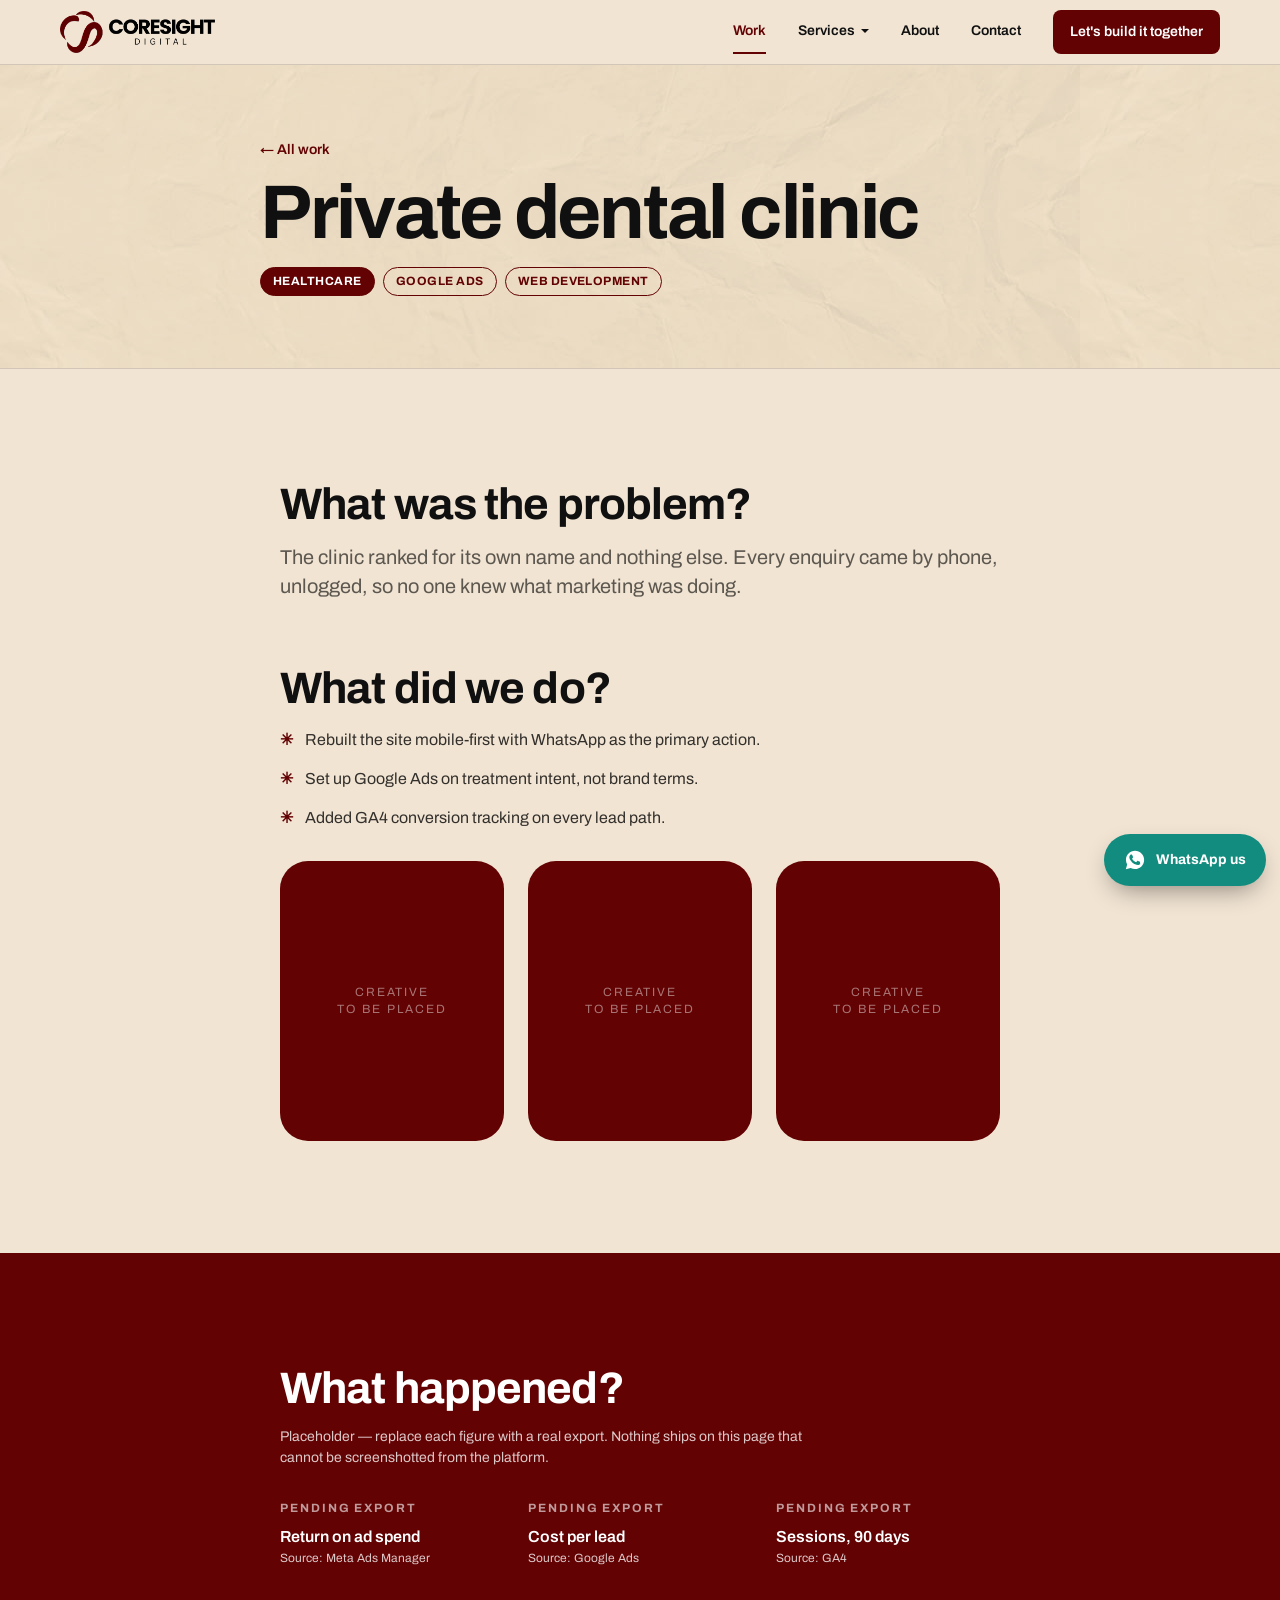
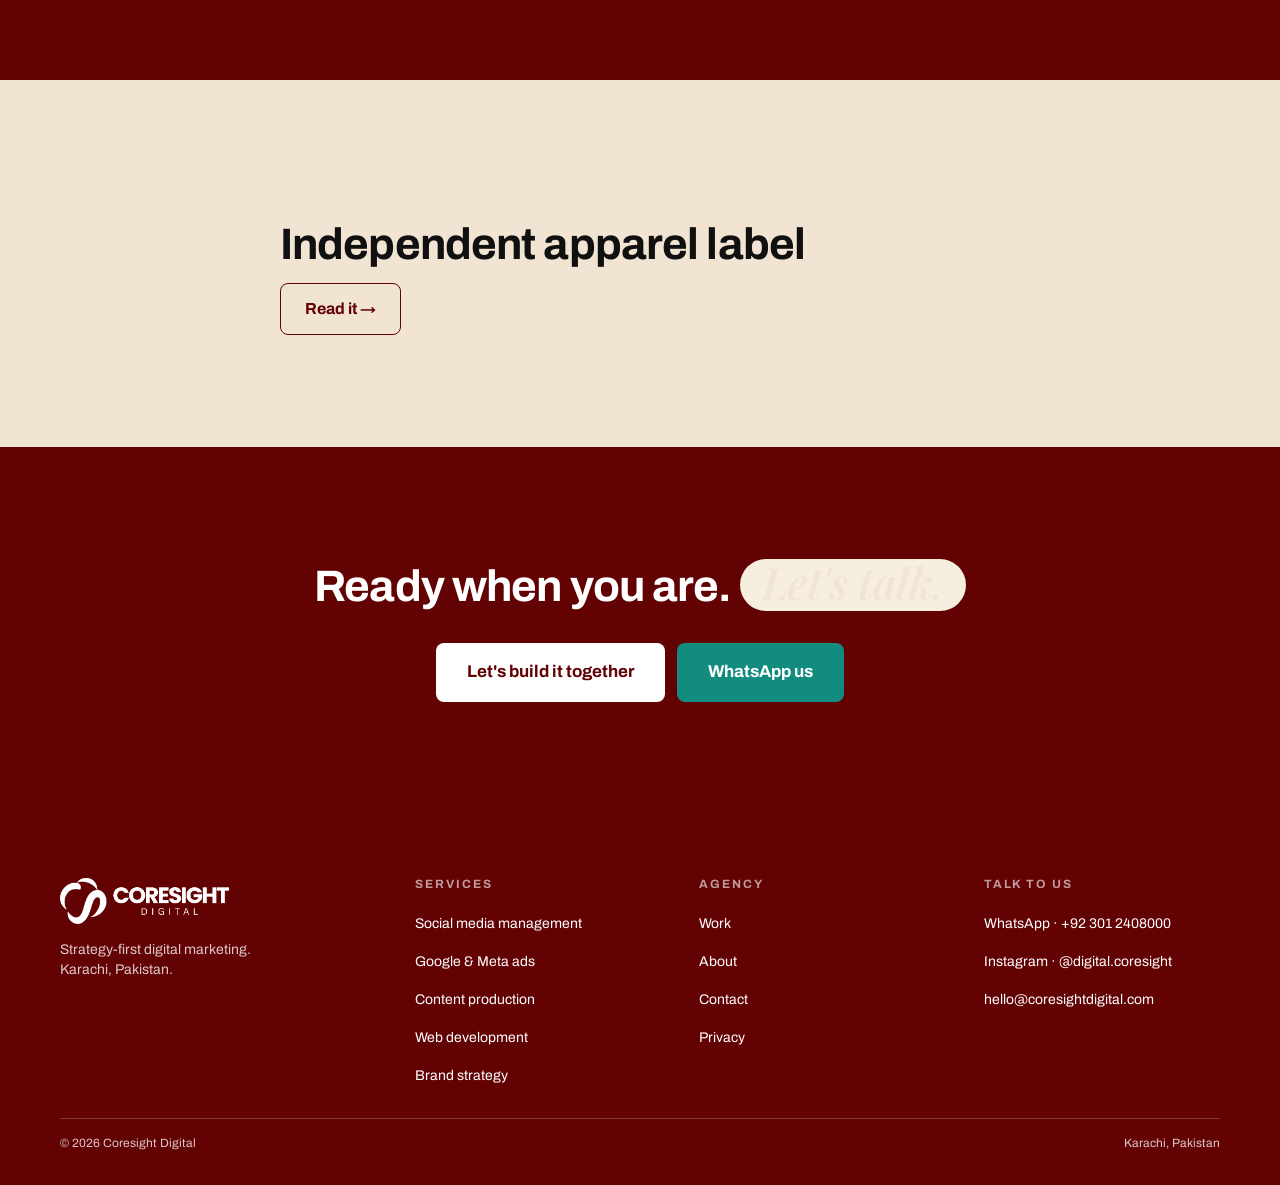
<file: case-dental-clinic.html>
<!DOCTYPE html><html lang="en"><head>
<meta charset="utf-8"><meta name="viewport" content="width=device-width,initial-scale=1">
<title>Private dental clinic — case study — Coresight Digital</title><meta name="description" content="The clinic ranked for its own name and nothing else. Every enquiry came by phone, unlogged, so no one knew what marketing was doing.">
<meta property="og:title" content="Private dental clinic — case study — Coresight Digital"><meta property="og:description" content="The clinic ranked for its own name and nothing else. Every enquiry came by phone, unlogged, so no one knew what marketing was doing."><meta property="og:type" content="website">
<link rel="icon" href="assets/logo-mark.png"><link rel="preconnect" href="https://fonts.gstatic.com" crossorigin>
<link rel="stylesheet" href="css/site.css"></head><body>
<div class="loader" aria-hidden="true"><img class="loader__mark" src="assets/logo-mark.png" alt="" width="74" height="73"><span class="loader__bar"><i></i></span></div><header class="hdr"><div class="wrap"><div class="hdr__bar">
<a class="hdr__logo" href="index.html" aria-label="Coresight Digital home"><img src="assets/logo.png" alt="Coresight Digital" width="155" height="42"></a>
<nav class="nav" aria-label="Main">
<a href="work.html" class="is-active">Work</a>
<span class="drop"><a href="services.html">Services</a>
<span class="drop__menu"><a href="service-social-media-marketing.html">Social media management</a><a href="service-google-meta-ads.html">Google &amp; Meta ads</a><a href="service-content-production.html">Content production</a><a href="service-web-development.html">Web development</a><a href="service-brand-strategy.html">Brand strategy</a></span></span>
<a href="about.html">About</a>
<a href="contact.html">Contact</a>
<a class="btn btn--sm" href="contact.html">Let's build it together</a></nav>
<button class="burger" aria-label="Menu" aria-expanded="false" aria-controls="mnav"><span></span><span></span><span></span></button>
</div></div>
<div class="mnav" id="mnav"><div class="mnav__inner">
<a href="work.html">Work</a><a href="services.html">Services</a>
<a class="sub" href="service-social-media-marketing.html">Social media management</a><a class="sub" href="service-google-meta-ads.html">Google &amp; Meta ads</a><a class="sub" href="service-content-production.html">Content production</a><a class="sub" href="service-web-development.html">Web development</a><a class="sub" href="service-brand-strategy.html">Brand strategy</a>
<a href="about.html">About</a><a href="contact.html">Contact</a>
<a class="btn" href="contact.html">Let's build it together</a></div></div></header><main>
<section class="hero paper"><div class="wrap wrap--narrow" style="padding:clamp(36px,7vw,72px) 0">
<a class="reveal" href="work.html" style="font-size:var(--fs-sm);font-weight:600;text-decoration:none">&larr; All work</a>
<h1 class="reveal" style="--d:60ms;margin-top:var(--space-4)">Private dental clinic</h1>
<div class="tags reveal" style="--d:120ms"><span class="tag tag--solid">Healthcare</span><span class="tag">Google ads</span><span class="tag">Web development</span></div>
</div></section>
<section class="section"><div class="wrap wrap--narrow">
<h2 class="reveal">What was the problem?</h2><p class="lead reveal">The clinic ranked for its own name and nothing else. Every enquiry came by phone, unlogged, so no one knew what marketing was doing.</p>
<h2 class="reveal" style="margin-top:var(--space-8)">What did we do?</h2>
<ul class="ticks reveal"><li>Rebuilt the site mobile-first with WhatsApp as the primary action.</li><li>Set up Google Ads on treatment intent, not brand terms.</li><li>Added GA4 conversion tracking on every lead path.</li></ul>
<div class="grid grid--3" style="margin-top:var(--space-6)" data-stagger>
<div class="reveal reveal--pop" style="aspect-ratio:4/5;background:var(--maroon-700);border-radius:var(--radius-card);display:grid;place-items:center;color:rgba(255,255,255,.45);font-size:var(--fs-xs);letter-spacing:.16em;text-transform:uppercase;text-align:center;padding:var(--space-4)">Creative<br>to be placed</div><div class="reveal reveal--pop" style="aspect-ratio:4/5;background:var(--maroon-700);border-radius:var(--radius-card);display:grid;place-items:center;color:rgba(255,255,255,.45);font-size:var(--fs-xs);letter-spacing:.16em;text-transform:uppercase;text-align:center;padding:var(--space-4)">Creative<br>to be placed</div><div class="reveal reveal--pop" style="aspect-ratio:4/5;background:var(--maroon-700);border-radius:var(--radius-card);display:grid;place-items:center;color:rgba(255,255,255,.45);font-size:var(--fs-xs);letter-spacing:.16em;text-transform:uppercase;text-align:center;padding:var(--space-4)">Creative<br>to be placed</div>
</div></div></section>
<section class="band"><div class="wrap wrap--narrow section">
<h2 class="reveal">What happened?</h2>
<p class="reveal" style="color:var(--on-brand-muted);font-size:var(--fs-sm)">Placeholder — replace each figure with a real export. Nothing ships on this page that cannot be screenshotted from the platform.</p>
<div class="grid grid--3" style="margin-top:var(--space-6)" data-stagger>
<div class="reveal"><div class="eyebrow" style="margin:0;color:rgba(255,255,255,.6)">Pending export</div><div style="font-weight:600;margin-top:var(--space-2)">Return on ad spend</div><div style="font-size:var(--fs-xs);color:var(--on-brand-muted);margin-top:2px">Source: Meta Ads Manager</div></div><div class="reveal"><div class="eyebrow" style="margin:0;color:rgba(255,255,255,.6)">Pending export</div><div style="font-weight:600;margin-top:var(--space-2)">Cost per lead</div><div style="font-size:var(--fs-xs);color:var(--on-brand-muted);margin-top:2px">Source: Google Ads</div></div><div class="reveal"><div class="eyebrow" style="margin:0;color:rgba(255,255,255,.6)">Pending export</div><div style="font-weight:600;margin-top:var(--space-2)">Sessions, 90 days</div><div style="font-size:var(--fs-xs);color:var(--on-brand-muted);margin-top:2px">Source: GA4</div></div>
</div></div></section>
<section class="section"><div class="wrap wrap--narrow">
<div class="eyebrow reveal">Next case study</div><h2 class="reveal">Independent apparel label</h2>
<a class="btn btn--secondary reveal" href="case-apparel-label.html">Read it &rarr;</a>
</div></section>
<section class="band"><div class="wrap wrap--narrow section" style="text-align:center">
<h2 class="reveal">Ready when you are. <span class="accent accent--oval">Let's talk.</span></h2>

<div class="btn-row reveal" style="justify-content:center;margin-top:var(--space-6)">
<a class="btn btn--lg btn--on-brand" href="contact.html">Let's build it together</a>
<a class="btn btn--lg btn--wa" href="https://wa.me/923012408000" target="_blank" rel="noopener">WhatsApp us</a></div></div></section>
</main><footer class="ftr"><div class="wrap"><div class="ftr__grid">
<div><img class="ftr__logo" src="assets/logo-light.png" alt="Coresight Digital" width="169" height="46">
<p style="margin-top:var(--space-4);color:var(--on-brand-muted);font-size:var(--fs-sm);max-width:30ch">Strategy-first digital marketing. Karachi, Pakistan.</p></div>
<div><h4>Services</h4><div class="ftr__links"><a href="service-social-media-marketing.html">Social media management</a><a href="service-google-meta-ads.html">Google &amp; Meta ads</a><a href="service-content-production.html">Content production</a><a href="service-web-development.html">Web development</a><a href="service-brand-strategy.html">Brand strategy</a></div></div>
<div><h4>Agency</h4><div class="ftr__links"><a href="work.html">Work</a><a href="about.html">About</a><a href="contact.html">Contact</a><a href="privacy.html">Privacy</a></div></div>
<div><h4>Talk to us</h4><div class="ftr__links"><a href="https://wa.me/923012408000" target="_blank" rel="noopener">WhatsApp · +92 301 2408000</a><a href="https://www.instagram.com/digital.coresight/" target="_blank" rel="noopener">Instagram · @digital.coresight</a><a href="mailto:hello@coresightdigital.com">hello@coresightdigital.com</a></div></div>
</div><div class="ftr__base"><span>&copy; 2026 Coresight Digital</span><span>Karachi, Pakistan</span></div></div></footer>
<a class="fab" href="https://wa.me/923012408000" target="_blank" rel="noopener" aria-label="WhatsApp us">
<svg width="22" height="22" viewBox="0 0 24 24" fill="currentColor" aria-hidden="true"><path d="M12.04 2C6.58 2 2.13 6.45 2.13 11.91c0 1.75.46 3.46 1.32 4.96L2 22l5.25-1.38a9.9 9.9 0 0 0 4.79 1.22h.01c5.46 0 9.91-4.45 9.91-9.91S17.5 2 12.04 2Zm5.8 14.1c-.24.68-1.4 1.3-1.94 1.34-.5.04-1.13.2-3.66-.77-3.08-1.2-5.04-4.3-5.19-4.5-.15-.2-1.23-1.64-1.23-3.13s.78-2.22 1.06-2.53c.27-.3.6-.38.8-.38h.57c.19 0 .43-.03.67.51.24.55.83 1.9.9 2.04.07.14.12.3.02.5-.1.2-.15.32-.3.5-.15.17-.31.38-.44.51-.15.15-.3.31-.13.6.17.3.75 1.24 1.6 2 1.11.98 2.04 1.29 2.33 1.44.29.15.46.13.63-.08.17-.2.72-.84.92-1.13.19-.3.38-.24.64-.15.26.1 1.62.77 1.9.9.28.15.46.22.53.34.07.12.07.68-.17 1.36Z"/></svg><span>WhatsApp us</span></a>
<script src="js/site.js" defer></script></body></html>
</file>
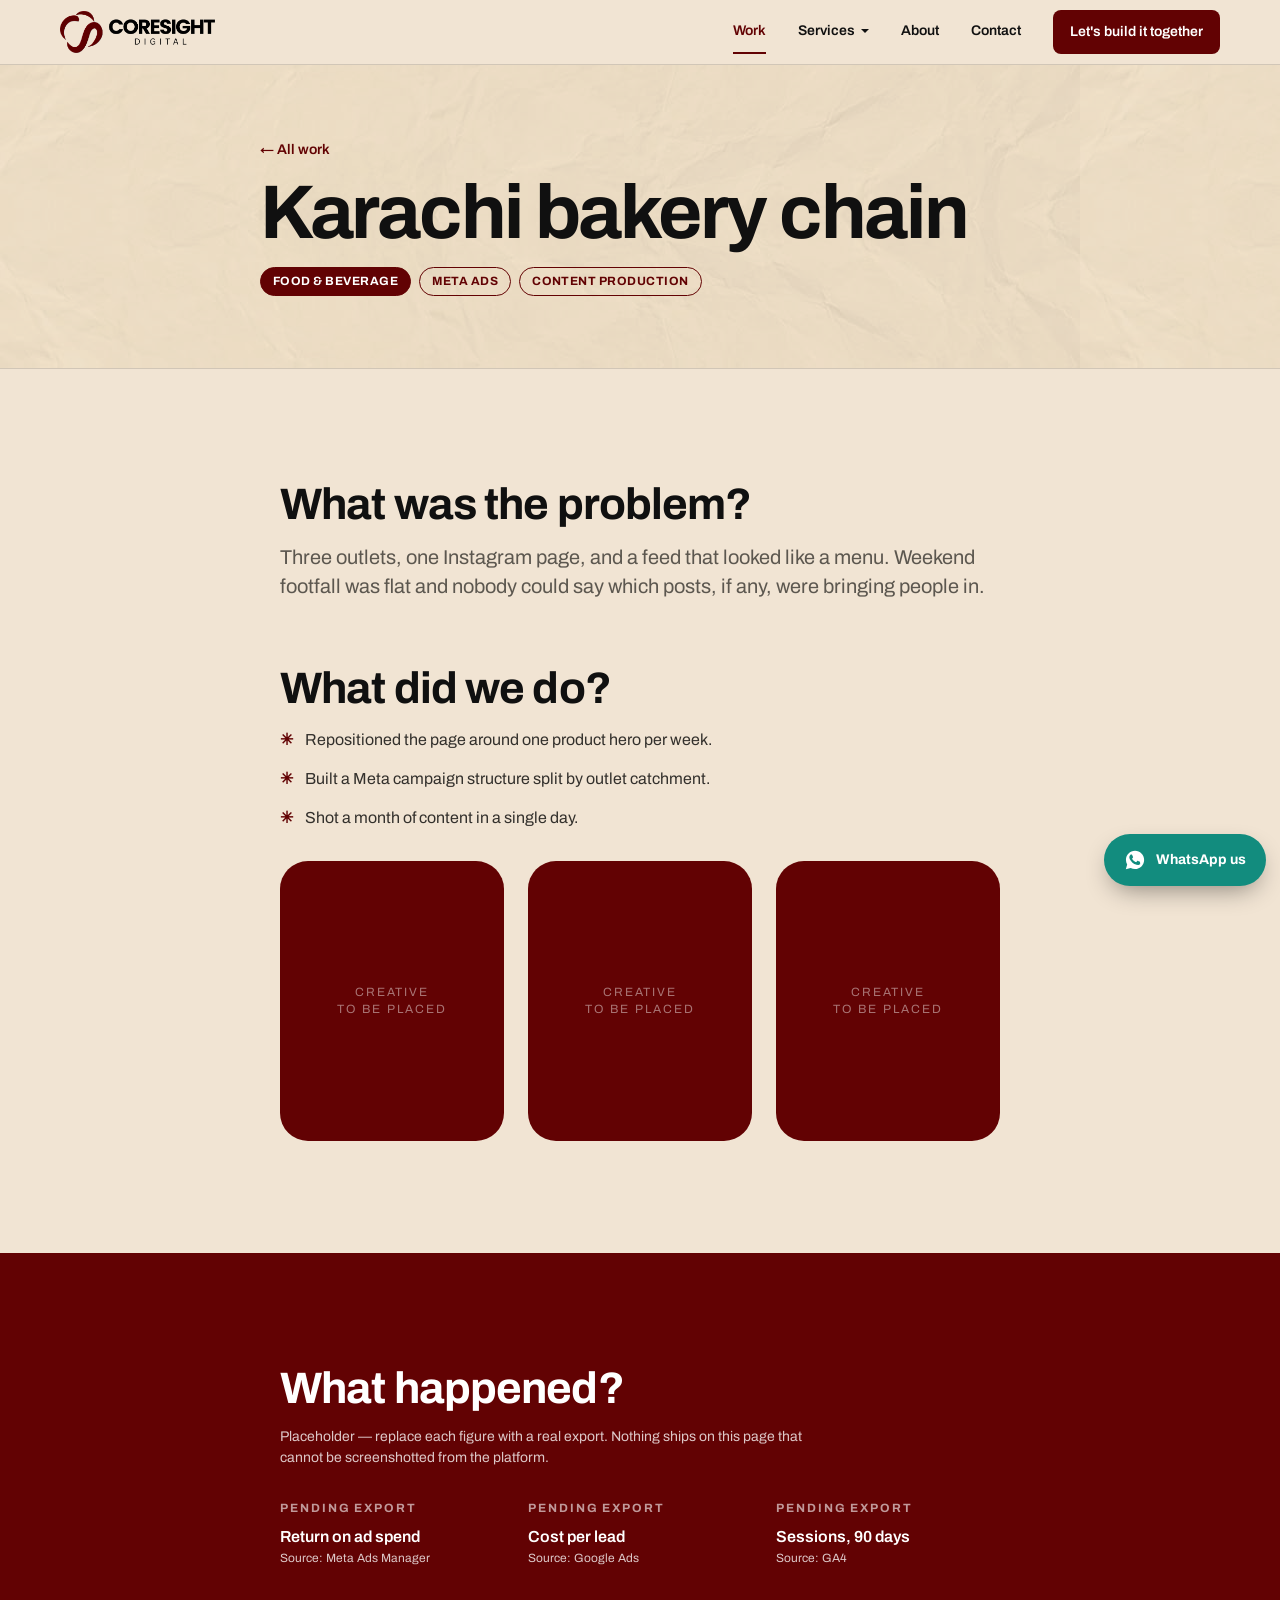
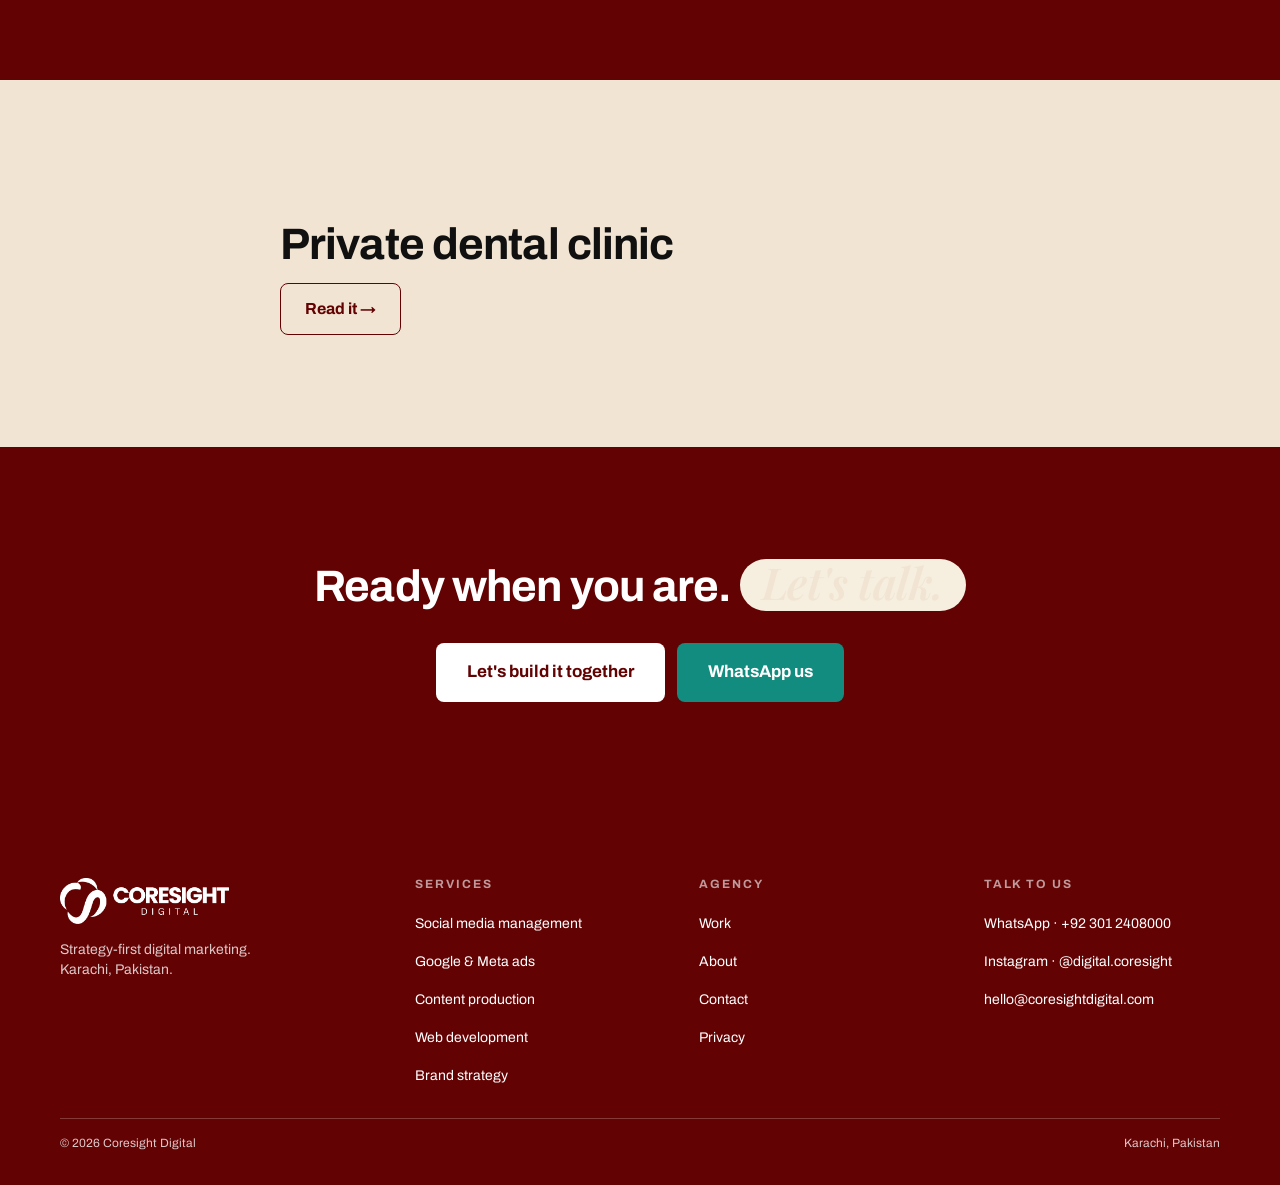
<file: case-karachi-bakery.html>
<!DOCTYPE html><html lang="en"><head>
<meta charset="utf-8"><meta name="viewport" content="width=device-width,initial-scale=1">
<title>Karachi bakery chain — case study — Coresight Digital</title><meta name="description" content="Three outlets, one Instagram page, and a feed that looked like a menu. Weekend footfall was flat and nobody could say which posts, if any, were bringi">
<meta property="og:title" content="Karachi bakery chain — case study — Coresight Digital"><meta property="og:description" content="Three outlets, one Instagram page, and a feed that looked like a menu. Weekend footfall was flat and nobody could say which posts, if any, were bringi"><meta property="og:type" content="website">
<link rel="icon" href="assets/logo-mark.png"><link rel="preconnect" href="https://fonts.gstatic.com" crossorigin>
<link rel="stylesheet" href="css/site.css"></head><body>
<div class="loader" aria-hidden="true"><img class="loader__mark" src="assets/logo-mark.png" alt="" width="74" height="73"><span class="loader__bar"><i></i></span></div><header class="hdr"><div class="wrap"><div class="hdr__bar">
<a class="hdr__logo" href="index.html" aria-label="Coresight Digital home"><img src="assets/logo.png" alt="Coresight Digital" width="155" height="42"></a>
<nav class="nav" aria-label="Main">
<a href="work.html" class="is-active">Work</a>
<span class="drop"><a href="services.html">Services</a>
<span class="drop__menu"><a href="service-social-media-marketing.html">Social media management</a><a href="service-google-meta-ads.html">Google &amp; Meta ads</a><a href="service-content-production.html">Content production</a><a href="service-web-development.html">Web development</a><a href="service-brand-strategy.html">Brand strategy</a></span></span>
<a href="about.html">About</a>
<a href="contact.html">Contact</a>
<a class="btn btn--sm" href="contact.html">Let's build it together</a></nav>
<button class="burger" aria-label="Menu" aria-expanded="false" aria-controls="mnav"><span></span><span></span><span></span></button>
</div></div>
<div class="mnav" id="mnav"><div class="mnav__inner">
<a href="work.html">Work</a><a href="services.html">Services</a>
<a class="sub" href="service-social-media-marketing.html">Social media management</a><a class="sub" href="service-google-meta-ads.html">Google &amp; Meta ads</a><a class="sub" href="service-content-production.html">Content production</a><a class="sub" href="service-web-development.html">Web development</a><a class="sub" href="service-brand-strategy.html">Brand strategy</a>
<a href="about.html">About</a><a href="contact.html">Contact</a>
<a class="btn" href="contact.html">Let's build it together</a></div></div></header><main>
<section class="hero paper"><div class="wrap wrap--narrow" style="padding:clamp(36px,7vw,72px) 0">
<a class="reveal" href="work.html" style="font-size:var(--fs-sm);font-weight:600;text-decoration:none">&larr; All work</a>
<h1 class="reveal" style="--d:60ms;margin-top:var(--space-4)">Karachi bakery chain</h1>
<div class="tags reveal" style="--d:120ms"><span class="tag tag--solid">Food &amp; beverage</span><span class="tag">Meta ads</span><span class="tag">Content production</span></div>
</div></section>
<section class="section"><div class="wrap wrap--narrow">
<h2 class="reveal">What was the problem?</h2><p class="lead reveal">Three outlets, one Instagram page, and a feed that looked like a menu. Weekend footfall was flat and nobody could say which posts, if any, were bringing people in.</p>
<h2 class="reveal" style="margin-top:var(--space-8)">What did we do?</h2>
<ul class="ticks reveal"><li>Repositioned the page around one product hero per week.</li><li>Built a Meta campaign structure split by outlet catchment.</li><li>Shot a month of content in a single day.</li></ul>
<div class="grid grid--3" style="margin-top:var(--space-6)" data-stagger>
<div class="reveal reveal--pop" style="aspect-ratio:4/5;background:var(--maroon-700);border-radius:var(--radius-card);display:grid;place-items:center;color:rgba(255,255,255,.45);font-size:var(--fs-xs);letter-spacing:.16em;text-transform:uppercase;text-align:center;padding:var(--space-4)">Creative<br>to be placed</div><div class="reveal reveal--pop" style="aspect-ratio:4/5;background:var(--maroon-700);border-radius:var(--radius-card);display:grid;place-items:center;color:rgba(255,255,255,.45);font-size:var(--fs-xs);letter-spacing:.16em;text-transform:uppercase;text-align:center;padding:var(--space-4)">Creative<br>to be placed</div><div class="reveal reveal--pop" style="aspect-ratio:4/5;background:var(--maroon-700);border-radius:var(--radius-card);display:grid;place-items:center;color:rgba(255,255,255,.45);font-size:var(--fs-xs);letter-spacing:.16em;text-transform:uppercase;text-align:center;padding:var(--space-4)">Creative<br>to be placed</div>
</div></div></section>
<section class="band"><div class="wrap wrap--narrow section">
<h2 class="reveal">What happened?</h2>
<p class="reveal" style="color:var(--on-brand-muted);font-size:var(--fs-sm)">Placeholder — replace each figure with a real export. Nothing ships on this page that cannot be screenshotted from the platform.</p>
<div class="grid grid--3" style="margin-top:var(--space-6)" data-stagger>
<div class="reveal"><div class="eyebrow" style="margin:0;color:rgba(255,255,255,.6)">Pending export</div><div style="font-weight:600;margin-top:var(--space-2)">Return on ad spend</div><div style="font-size:var(--fs-xs);color:var(--on-brand-muted);margin-top:2px">Source: Meta Ads Manager</div></div><div class="reveal"><div class="eyebrow" style="margin:0;color:rgba(255,255,255,.6)">Pending export</div><div style="font-weight:600;margin-top:var(--space-2)">Cost per lead</div><div style="font-size:var(--fs-xs);color:var(--on-brand-muted);margin-top:2px">Source: Google Ads</div></div><div class="reveal"><div class="eyebrow" style="margin:0;color:rgba(255,255,255,.6)">Pending export</div><div style="font-weight:600;margin-top:var(--space-2)">Sessions, 90 days</div><div style="font-size:var(--fs-xs);color:var(--on-brand-muted);margin-top:2px">Source: GA4</div></div>
</div></div></section>
<section class="section"><div class="wrap wrap--narrow">
<div class="eyebrow reveal">Next case study</div><h2 class="reveal">Private dental clinic</h2>
<a class="btn btn--secondary reveal" href="case-dental-clinic.html">Read it &rarr;</a>
</div></section>
<section class="band"><div class="wrap wrap--narrow section" style="text-align:center">
<h2 class="reveal">Ready when you are. <span class="accent accent--oval">Let's talk.</span></h2>

<div class="btn-row reveal" style="justify-content:center;margin-top:var(--space-6)">
<a class="btn btn--lg btn--on-brand" href="contact.html">Let's build it together</a>
<a class="btn btn--lg btn--wa" href="https://wa.me/923012408000" target="_blank" rel="noopener">WhatsApp us</a></div></div></section>
</main><footer class="ftr"><div class="wrap"><div class="ftr__grid">
<div><img class="ftr__logo" src="assets/logo-light.png" alt="Coresight Digital" width="169" height="46">
<p style="margin-top:var(--space-4);color:var(--on-brand-muted);font-size:var(--fs-sm);max-width:30ch">Strategy-first digital marketing. Karachi, Pakistan.</p></div>
<div><h4>Services</h4><div class="ftr__links"><a href="service-social-media-marketing.html">Social media management</a><a href="service-google-meta-ads.html">Google &amp; Meta ads</a><a href="service-content-production.html">Content production</a><a href="service-web-development.html">Web development</a><a href="service-brand-strategy.html">Brand strategy</a></div></div>
<div><h4>Agency</h4><div class="ftr__links"><a href="work.html">Work</a><a href="about.html">About</a><a href="contact.html">Contact</a><a href="privacy.html">Privacy</a></div></div>
<div><h4>Talk to us</h4><div class="ftr__links"><a href="https://wa.me/923012408000" target="_blank" rel="noopener">WhatsApp · +92 301 2408000</a><a href="https://www.instagram.com/digital.coresight/" target="_blank" rel="noopener">Instagram · @digital.coresight</a><a href="mailto:hello@coresightdigital.com">hello@coresightdigital.com</a></div></div>
</div><div class="ftr__base"><span>&copy; 2026 Coresight Digital</span><span>Karachi, Pakistan</span></div></div></footer>
<a class="fab" href="https://wa.me/923012408000" target="_blank" rel="noopener" aria-label="WhatsApp us">
<svg width="22" height="22" viewBox="0 0 24 24" fill="currentColor" aria-hidden="true"><path d="M12.04 2C6.58 2 2.13 6.45 2.13 11.91c0 1.75.46 3.46 1.32 4.96L2 22l5.25-1.38a9.9 9.9 0 0 0 4.79 1.22h.01c5.46 0 9.91-4.45 9.91-9.91S17.5 2 12.04 2Zm5.8 14.1c-.24.68-1.4 1.3-1.94 1.34-.5.04-1.13.2-3.66-.77-3.08-1.2-5.04-4.3-5.19-4.5-.15-.2-1.23-1.64-1.23-3.13s.78-2.22 1.06-2.53c.27-.3.6-.38.8-.38h.57c.19 0 .43-.03.67.51.24.55.83 1.9.9 2.04.07.14.12.3.02.5-.1.2-.15.32-.3.5-.15.17-.31.38-.44.51-.15.15-.3.31-.13.6.17.3.75 1.24 1.6 2 1.11.98 2.04 1.29 2.33 1.44.29.15.46.13.63-.08.17-.2.72-.84.92-1.13.19-.3.38-.24.64-.15.26.1 1.62.77 1.9.9.28.15.46.22.53.34.07.12.07.68-.17 1.36Z"/></svg><span>WhatsApp us</span></a>
<script src="js/site.js" defer></script></body></html>
</file>
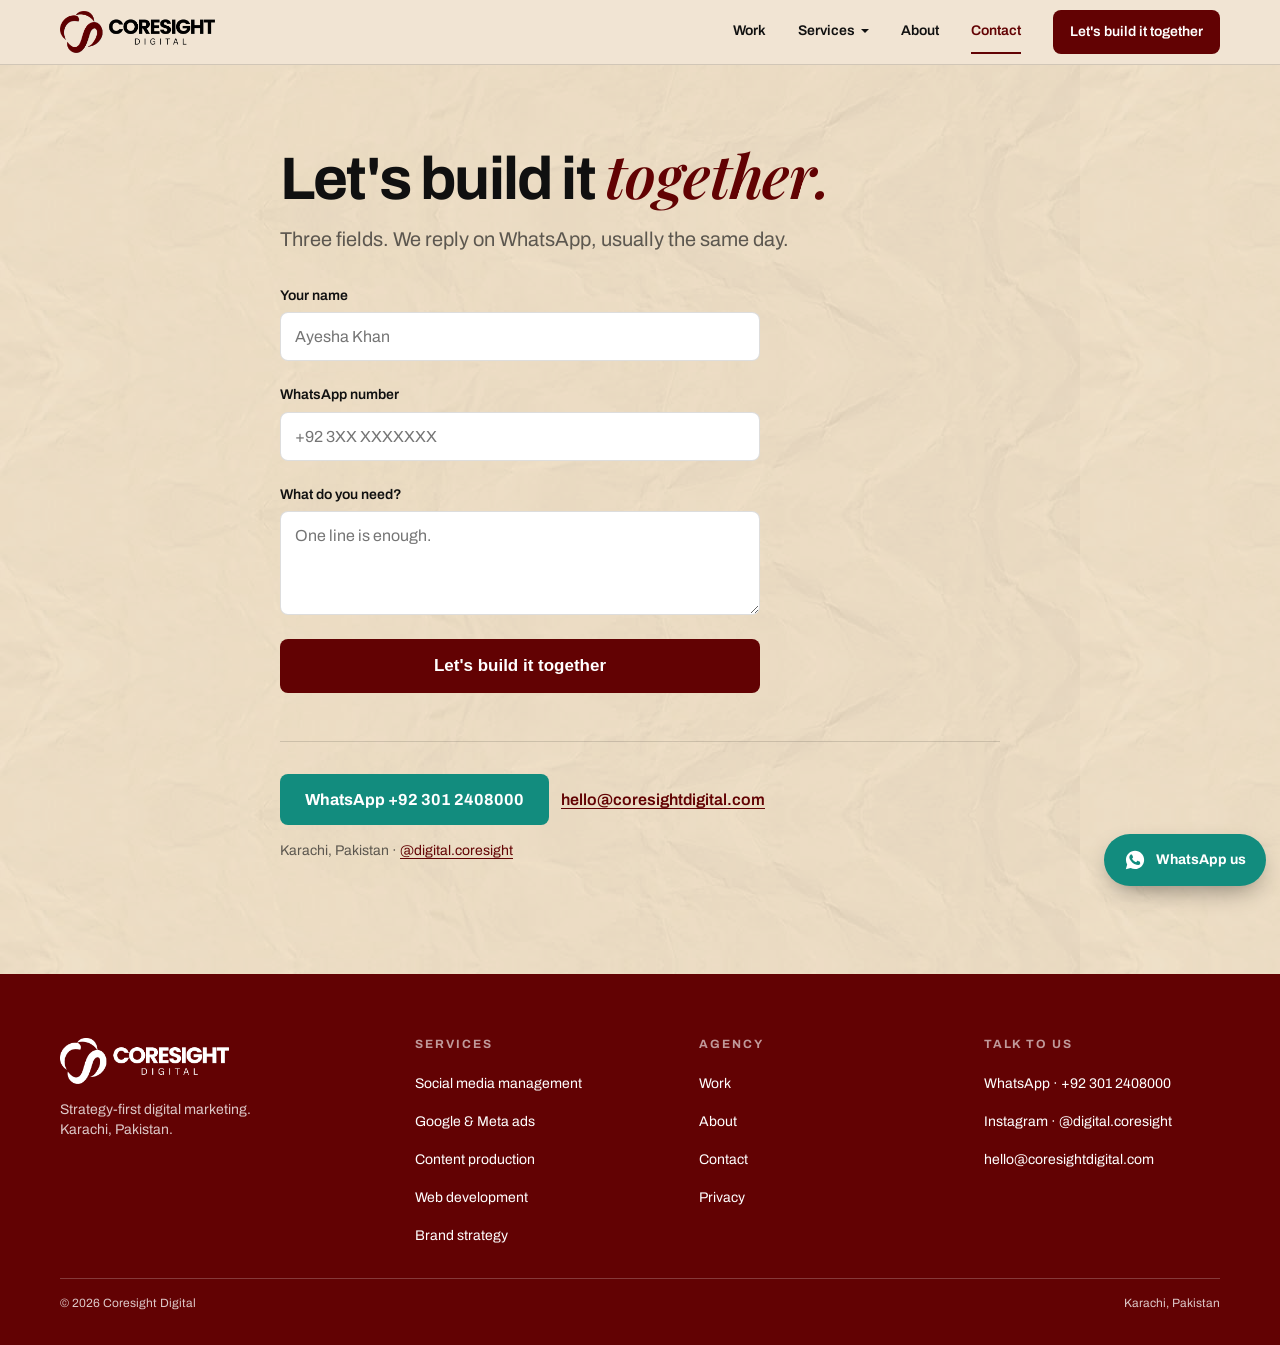
<file: contact.html>
<!DOCTYPE html><html lang="en"><head>
<meta charset="utf-8"><meta name="viewport" content="width=device-width,initial-scale=1">
<title>Contact — Coresight Digital</title><meta name="description" content="Three fields, or message us on WhatsApp at +92 301 2408000. Karachi, Pakistan.">
<meta property="og:title" content="Contact — Coresight Digital"><meta property="og:description" content="Three fields, or message us on WhatsApp at +92 301 2408000. Karachi, Pakistan."><meta property="og:type" content="website">
<link rel="icon" href="assets/logo-mark.png"><link rel="preconnect" href="https://fonts.gstatic.com" crossorigin>
<link rel="stylesheet" href="css/site.css"></head><body>
<div class="loader" aria-hidden="true"><img class="loader__mark" src="assets/logo-mark.png" alt="" width="74" height="73"><span class="loader__bar"><i></i></span></div><header class="hdr"><div class="wrap"><div class="hdr__bar">
<a class="hdr__logo" href="index.html" aria-label="Coresight Digital home"><img src="assets/logo.png" alt="Coresight Digital" width="155" height="42"></a>
<nav class="nav" aria-label="Main">
<a href="work.html">Work</a>
<span class="drop"><a href="services.html">Services</a>
<span class="drop__menu"><a href="service-social-media-marketing.html">Social media management</a><a href="service-google-meta-ads.html">Google &amp; Meta ads</a><a href="service-content-production.html">Content production</a><a href="service-web-development.html">Web development</a><a href="service-brand-strategy.html">Brand strategy</a></span></span>
<a href="about.html">About</a>
<a href="contact.html" class="is-active">Contact</a>
<a class="btn btn--sm" href="contact.html">Let's build it together</a></nav>
<button class="burger" aria-label="Menu" aria-expanded="false" aria-controls="mnav"><span></span><span></span><span></span></button>
</div></div>
<div class="mnav" id="mnav"><div class="mnav__inner">
<a href="work.html">Work</a><a href="services.html">Services</a>
<a class="sub" href="service-social-media-marketing.html">Social media management</a><a class="sub" href="service-google-meta-ads.html">Google &amp; Meta ads</a><a class="sub" href="service-content-production.html">Content production</a><a class="sub" href="service-web-development.html">Web development</a><a class="sub" href="service-brand-strategy.html">Brand strategy</a>
<a href="about.html">About</a><a href="contact.html">Contact</a>
<a class="btn" href="contact.html">Let's build it together</a></div></div></header><main class="paper" style="min-height:72vh"><div class="wrap wrap--narrow" style="padding:clamp(40px,8vw,80px) var(--gutter) var(--space-9)">
<h1 class="reveal">Let's build it <span class="accent">together.</span></h1>
<p class="lead reveal" style="--d:80ms">Three fields. We reply on WhatsApp, usually the same day.</p>
<form class="form reveal" style="--d:140ms;margin-top:var(--space-6)" data-lead method="post">
<div class="field"><label for="name">Your name</label><input id="name" name="name" type="text" placeholder="Ayesha Khan" autocomplete="name" required></div>
<div class="field"><label for="wa">WhatsApp number</label><input id="wa" name="whatsapp" type="tel" inputmode="tel" placeholder="+92 3XX XXXXXXX" autocomplete="tel" required></div>
<div class="field"><label for="brief">What do you need?</label><textarea id="brief" name="brief" placeholder="One line is enough." required></textarea></div>
<button class="btn btn--lg" type="submit">Let's build it together</button>
</form>
<div class="reveal" style="margin-top:var(--space-7);padding-top:var(--space-6);border-top:1px solid var(--border-hairline)">
<div class="btn-row" style="align-items:center">
<a class="btn btn--wa" href="https://wa.me/923012408000" target="_blank" rel="noopener">WhatsApp +92 301 2408000</a>
<a href="mailto:hello@coresightdigital.com" style="font-weight:600">hello@coresightdigital.com</a></div>
<p class="muted" style="font-size:var(--fs-sm);margin-top:var(--space-4)">Karachi, Pakistan · <a href="https://www.instagram.com/digital.coresight/" target="_blank" rel="noopener">@digital.coresight</a></p>
</div></div></main><footer class="ftr"><div class="wrap"><div class="ftr__grid">
<div><img class="ftr__logo" src="assets/logo-light.png" alt="Coresight Digital" width="169" height="46">
<p style="margin-top:var(--space-4);color:var(--on-brand-muted);font-size:var(--fs-sm);max-width:30ch">Strategy-first digital marketing. Karachi, Pakistan.</p></div>
<div><h4>Services</h4><div class="ftr__links"><a href="service-social-media-marketing.html">Social media management</a><a href="service-google-meta-ads.html">Google &amp; Meta ads</a><a href="service-content-production.html">Content production</a><a href="service-web-development.html">Web development</a><a href="service-brand-strategy.html">Brand strategy</a></div></div>
<div><h4>Agency</h4><div class="ftr__links"><a href="work.html">Work</a><a href="about.html">About</a><a href="contact.html">Contact</a><a href="privacy.html">Privacy</a></div></div>
<div><h4>Talk to us</h4><div class="ftr__links"><a href="https://wa.me/923012408000" target="_blank" rel="noopener">WhatsApp · +92 301 2408000</a><a href="https://www.instagram.com/digital.coresight/" target="_blank" rel="noopener">Instagram · @digital.coresight</a><a href="mailto:hello@coresightdigital.com">hello@coresightdigital.com</a></div></div>
</div><div class="ftr__base"><span>&copy; 2026 Coresight Digital</span><span>Karachi, Pakistan</span></div></div></footer>
<a class="fab" href="https://wa.me/923012408000" target="_blank" rel="noopener" aria-label="WhatsApp us">
<svg width="22" height="22" viewBox="0 0 24 24" fill="currentColor" aria-hidden="true"><path d="M12.04 2C6.58 2 2.13 6.45 2.13 11.91c0 1.75.46 3.46 1.32 4.96L2 22l5.25-1.38a9.9 9.9 0 0 0 4.79 1.22h.01c5.46 0 9.91-4.45 9.91-9.91S17.5 2 12.04 2Zm5.8 14.1c-.24.68-1.4 1.3-1.94 1.34-.5.04-1.13.2-3.66-.77-3.08-1.2-5.04-4.3-5.19-4.5-.15-.2-1.23-1.64-1.23-3.13s.78-2.22 1.06-2.53c.27-.3.6-.38.8-.38h.57c.19 0 .43-.03.67.51.24.55.83 1.9.9 2.04.07.14.12.3.02.5-.1.2-.15.32-.3.5-.15.17-.31.38-.44.51-.15.15-.3.31-.13.6.17.3.75 1.24 1.6 2 1.11.98 2.04 1.29 2.33 1.44.29.15.46.13.63-.08.17-.2.72-.84.92-1.13.19-.3.38-.24.64-.15.26.1 1.62.77 1.9.9.28.15.46.22.53.34.07.12.07.68-.17 1.36Z"/></svg><span>WhatsApp us</span></a>
<script src="js/site.js" defer></script></body></html>
</file>
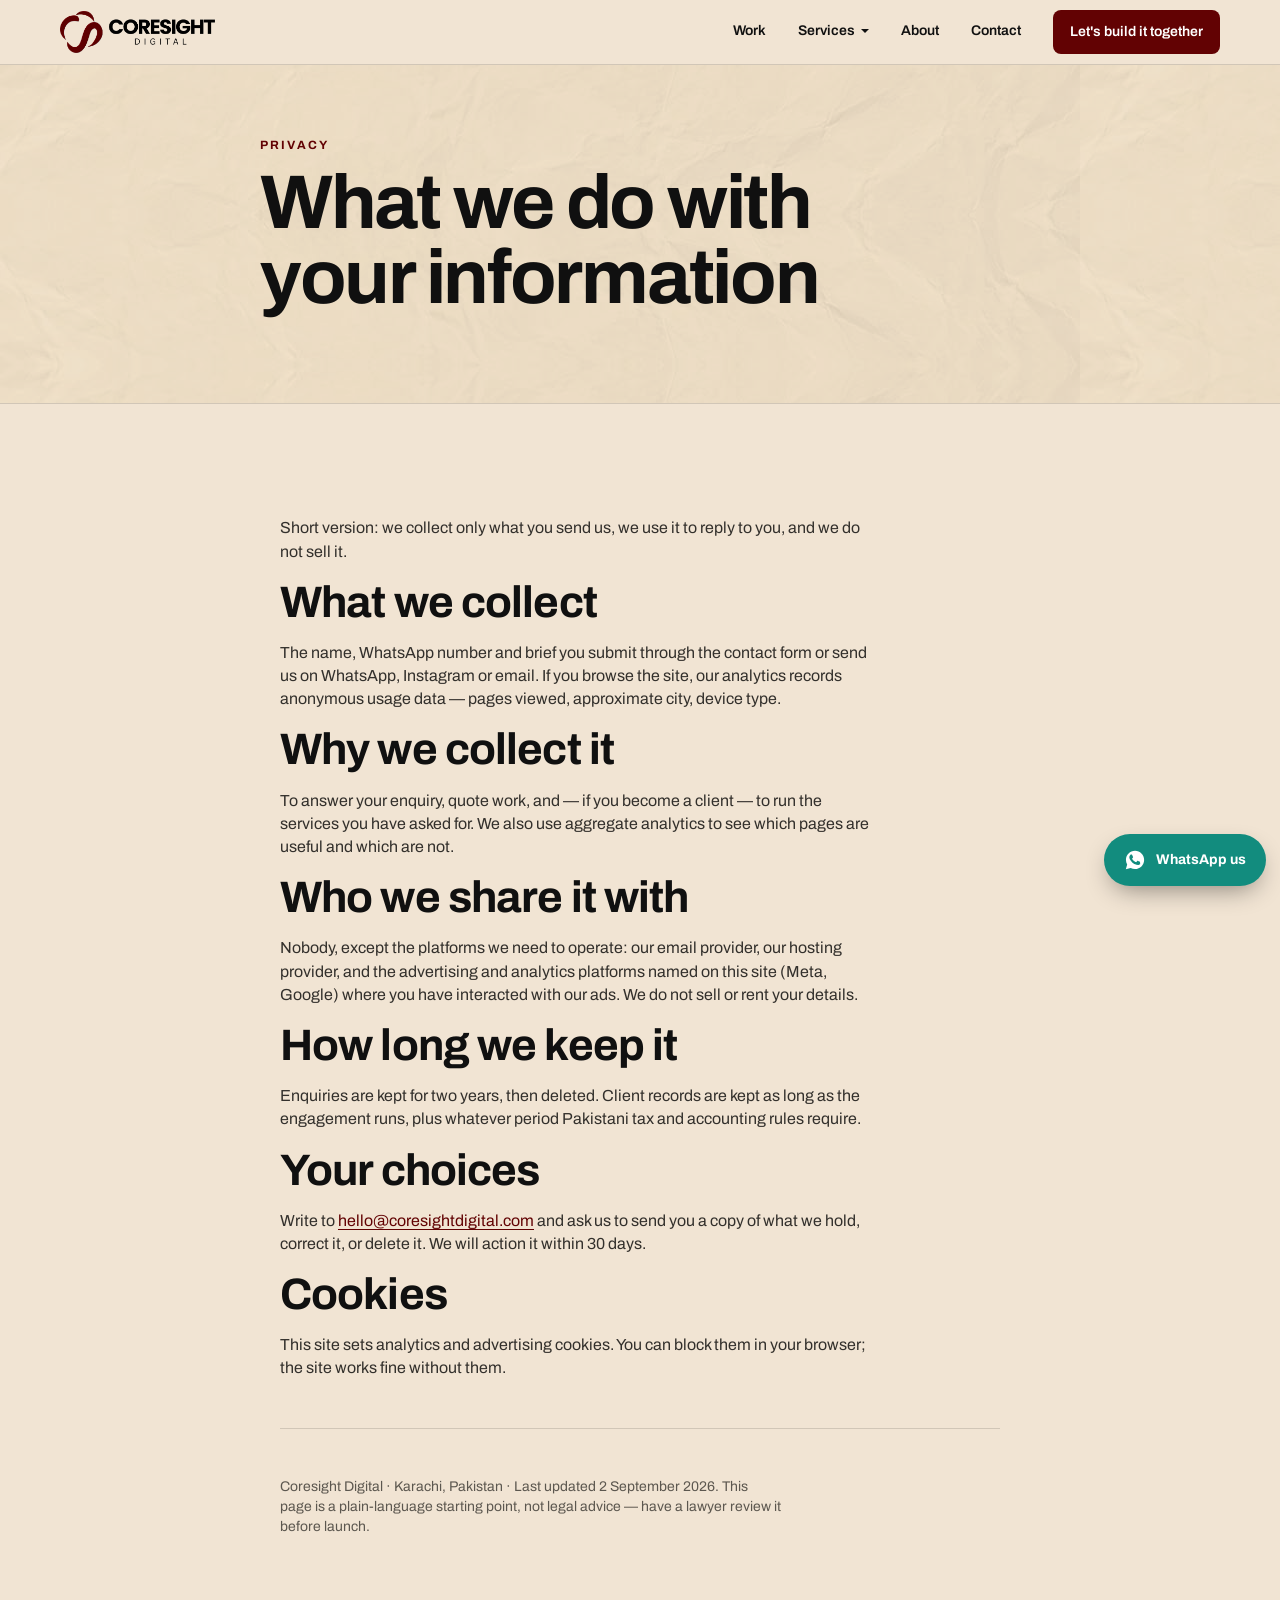
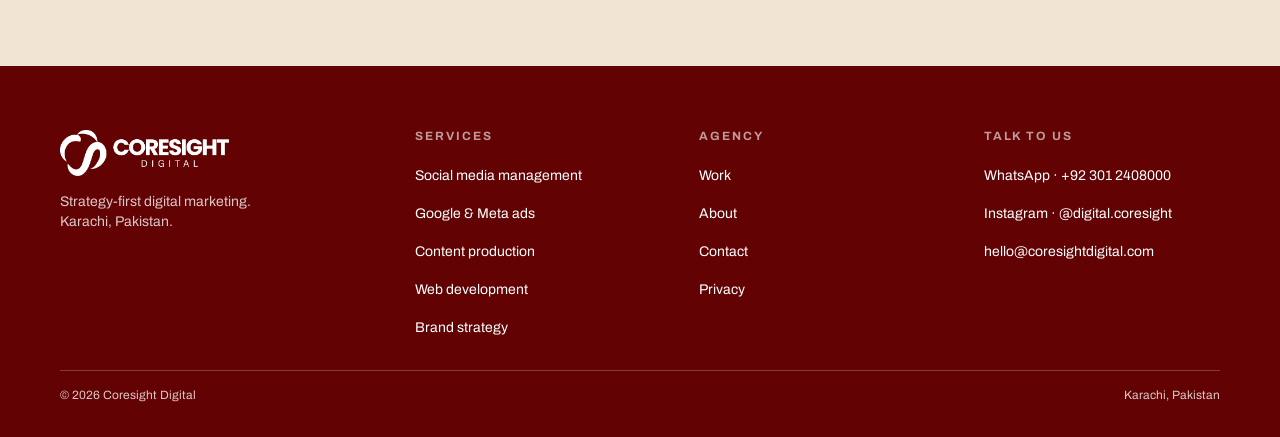
<file: privacy.html>
<!DOCTYPE html><html lang="en"><head>
<meta charset="utf-8"><meta name="viewport" content="width=device-width,initial-scale=1">
<title>Privacy — Coresight Digital</title><meta name="description" content="How Coresight Digital handles the information you send us.">
<meta property="og:title" content="Privacy — Coresight Digital"><meta property="og:description" content="How Coresight Digital handles the information you send us."><meta property="og:type" content="website">
<link rel="icon" href="assets/logo-mark.png"><link rel="preconnect" href="https://fonts.gstatic.com" crossorigin>
<link rel="stylesheet" href="css/site.css"></head><body>
<div class="loader" aria-hidden="true"><img class="loader__mark" src="assets/logo-mark.png" alt="" width="74" height="73"><span class="loader__bar"><i></i></span></div><header class="hdr"><div class="wrap"><div class="hdr__bar">
<a class="hdr__logo" href="index.html" aria-label="Coresight Digital home"><img src="assets/logo.png" alt="Coresight Digital" width="155" height="42"></a>
<nav class="nav" aria-label="Main">
<a href="work.html">Work</a>
<span class="drop"><a href="services.html">Services</a>
<span class="drop__menu"><a href="service-social-media-marketing.html">Social media management</a><a href="service-google-meta-ads.html">Google &amp; Meta ads</a><a href="service-content-production.html">Content production</a><a href="service-web-development.html">Web development</a><a href="service-brand-strategy.html">Brand strategy</a></span></span>
<a href="about.html">About</a>
<a href="contact.html">Contact</a>
<a class="btn btn--sm" href="contact.html">Let's build it together</a></nav>
<button class="burger" aria-label="Menu" aria-expanded="false" aria-controls="mnav"><span></span><span></span><span></span></button>
</div></div>
<div class="mnav" id="mnav"><div class="mnav__inner">
<a href="work.html">Work</a><a href="services.html">Services</a>
<a class="sub" href="service-social-media-marketing.html">Social media management</a><a class="sub" href="service-google-meta-ads.html">Google &amp; Meta ads</a><a class="sub" href="service-content-production.html">Content production</a><a class="sub" href="service-web-development.html">Web development</a><a class="sub" href="service-brand-strategy.html">Brand strategy</a>
<a href="about.html">About</a><a href="contact.html">Contact</a>
<a class="btn" href="contact.html">Let's build it together</a></div></div></header><main><section class="hero paper"><div class="wrap wrap--narrow" style="padding:clamp(36px,7vw,72px) 0">
<div class="eyebrow">Privacy</div><h1>What we do with your information</h1></div></section>
<section class="section"><div class="wrap wrap--narrow">
<p>Short version: we collect only what you send us, we use it to reply to you, and we do not sell it.</p>
<h2>What we collect</h2>
<p>The name, WhatsApp number and brief you submit through the contact form or send us on WhatsApp, Instagram or email. If you browse the site, our analytics records anonymous usage data — pages viewed, approximate city, device type.</p>
<h2>Why we collect it</h2>
<p>To answer your enquiry, quote work, and — if you become a client — to run the services you have asked for. We also use aggregate analytics to see which pages are useful and which are not.</p>
<h2>Who we share it with</h2>
<p>Nobody, except the platforms we need to operate: our email provider, our hosting provider, and the advertising and analytics platforms named on this site (Meta, Google) where you have interacted with our ads. We do not sell or rent your details.</p>
<h2>How long we keep it</h2>
<p>Enquiries are kept for two years, then deleted. Client records are kept as long as the engagement runs, plus whatever period Pakistani tax and accounting rules require.</p>
<h2>Your choices</h2>
<p>Write to <a href="mailto:hello@coresightdigital.com">hello@coresightdigital.com</a> and ask us to send you a copy of what we hold, correct it, or delete it. We will action it within 30 days.</p>
<h2>Cookies</h2>
<p>This site sets analytics and advertising cookies. You can block them in your browser; the site works fine without them.</p>
<hr class="hr">
<p class="muted" style="font-size:var(--fs-sm)">Coresight Digital · Karachi, Pakistan · Last updated 2 September 2026. This page is a plain-language starting point, not legal advice — have a lawyer review it before launch.</p>
</div></section></main><footer class="ftr"><div class="wrap"><div class="ftr__grid">
<div><img class="ftr__logo" src="assets/logo-light.png" alt="Coresight Digital" width="169" height="46">
<p style="margin-top:var(--space-4);color:var(--on-brand-muted);font-size:var(--fs-sm);max-width:30ch">Strategy-first digital marketing. Karachi, Pakistan.</p></div>
<div><h4>Services</h4><div class="ftr__links"><a href="service-social-media-marketing.html">Social media management</a><a href="service-google-meta-ads.html">Google &amp; Meta ads</a><a href="service-content-production.html">Content production</a><a href="service-web-development.html">Web development</a><a href="service-brand-strategy.html">Brand strategy</a></div></div>
<div><h4>Agency</h4><div class="ftr__links"><a href="work.html">Work</a><a href="about.html">About</a><a href="contact.html">Contact</a><a href="privacy.html">Privacy</a></div></div>
<div><h4>Talk to us</h4><div class="ftr__links"><a href="https://wa.me/923012408000" target="_blank" rel="noopener">WhatsApp · +92 301 2408000</a><a href="https://www.instagram.com/digital.coresight/" target="_blank" rel="noopener">Instagram · @digital.coresight</a><a href="mailto:hello@coresightdigital.com">hello@coresightdigital.com</a></div></div>
</div><div class="ftr__base"><span>&copy; 2026 Coresight Digital</span><span>Karachi, Pakistan</span></div></div></footer>
<a class="fab" href="https://wa.me/923012408000" target="_blank" rel="noopener" aria-label="WhatsApp us">
<svg width="22" height="22" viewBox="0 0 24 24" fill="currentColor" aria-hidden="true"><path d="M12.04 2C6.58 2 2.13 6.45 2.13 11.91c0 1.75.46 3.46 1.32 4.96L2 22l5.25-1.38a9.9 9.9 0 0 0 4.79 1.22h.01c5.46 0 9.91-4.45 9.91-9.91S17.5 2 12.04 2Zm5.8 14.1c-.24.68-1.4 1.3-1.94 1.34-.5.04-1.13.2-3.66-.77-3.08-1.2-5.04-4.3-5.19-4.5-.15-.2-1.23-1.64-1.23-3.13s.78-2.22 1.06-2.53c.27-.3.6-.38.8-.38h.57c.19 0 .43-.03.67.51.24.55.83 1.9.9 2.04.07.14.12.3.02.5-.1.2-.15.32-.3.5-.15.17-.31.38-.44.51-.15.15-.3.31-.13.6.17.3.75 1.24 1.6 2 1.11.98 2.04 1.29 2.33 1.44.29.15.46.13.63-.08.17-.2.72-.84.92-1.13.19-.3.38-.24.64-.15.26.1 1.62.77 1.9.9.28.15.46.22.53.34.07.12.07.68-.17 1.36Z"/></svg><span>WhatsApp us</span></a>
<script src="js/site.js" defer></script></body></html>
</file>
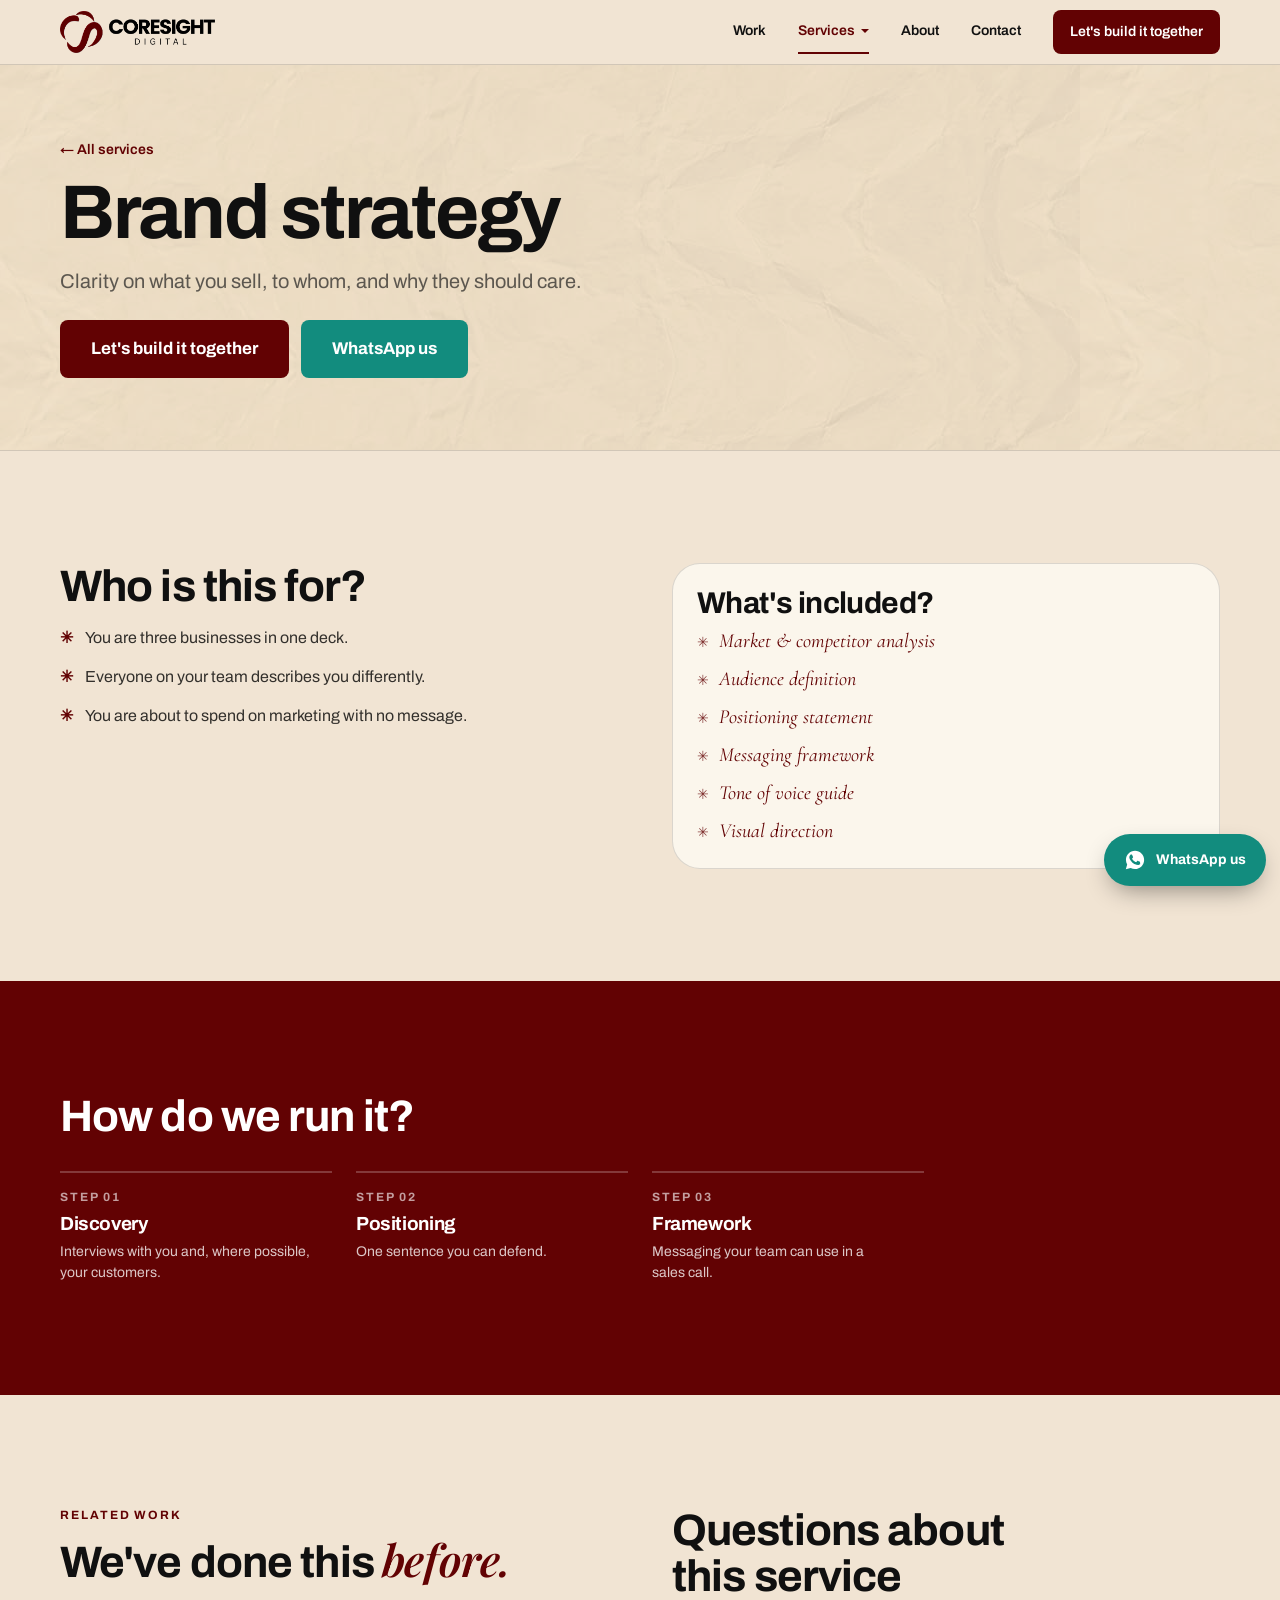
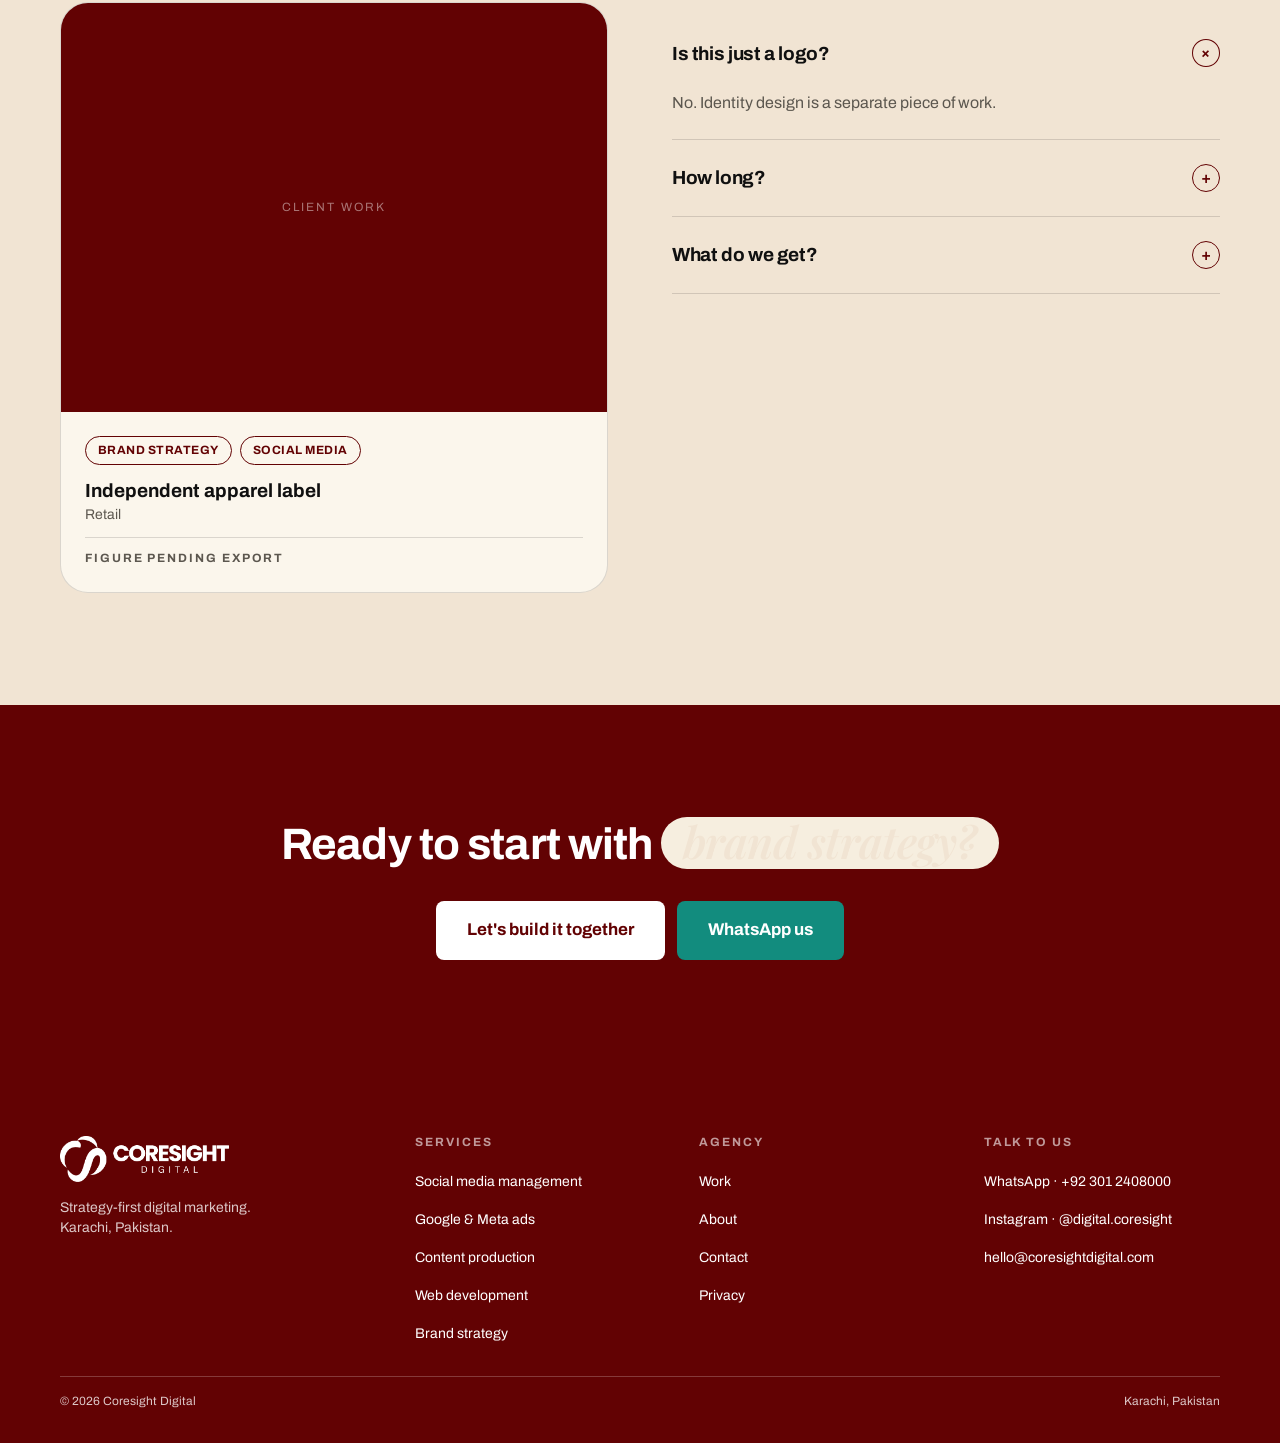
<file: service-brand-strategy.html>
<!DOCTYPE html><html lang="en"><head>
<meta charset="utf-8"><meta name="viewport" content="width=device-width,initial-scale=1">
<title>Brand strategy — Coresight Digital</title><meta name="description" content="Clarity on what you sell, to whom, and why they should care.">
<meta property="og:title" content="Brand strategy — Coresight Digital"><meta property="og:description" content="Clarity on what you sell, to whom, and why they should care."><meta property="og:type" content="website">
<link rel="icon" href="assets/logo-mark.png"><link rel="preconnect" href="https://fonts.gstatic.com" crossorigin>
<link rel="stylesheet" href="css/site.css"></head><body>
<div class="loader" aria-hidden="true"><img class="loader__mark" src="assets/logo-mark.png" alt="" width="74" height="73"><span class="loader__bar"><i></i></span></div><header class="hdr"><div class="wrap"><div class="hdr__bar">
<a class="hdr__logo" href="index.html" aria-label="Coresight Digital home"><img src="assets/logo.png" alt="Coresight Digital" width="155" height="42"></a>
<nav class="nav" aria-label="Main">
<a href="work.html">Work</a>
<span class="drop"><a href="services.html" class="is-active">Services</a>
<span class="drop__menu"><a href="service-social-media-marketing.html">Social media management</a><a href="service-google-meta-ads.html">Google &amp; Meta ads</a><a href="service-content-production.html">Content production</a><a href="service-web-development.html">Web development</a><a href="service-brand-strategy.html">Brand strategy</a></span></span>
<a href="about.html">About</a>
<a href="contact.html">Contact</a>
<a class="btn btn--sm" href="contact.html">Let's build it together</a></nav>
<button class="burger" aria-label="Menu" aria-expanded="false" aria-controls="mnav"><span></span><span></span><span></span></button>
</div></div>
<div class="mnav" id="mnav"><div class="mnav__inner">
<a href="work.html">Work</a><a href="services.html">Services</a>
<a class="sub" href="service-social-media-marketing.html">Social media management</a><a class="sub" href="service-google-meta-ads.html">Google &amp; Meta ads</a><a class="sub" href="service-content-production.html">Content production</a><a class="sub" href="service-web-development.html">Web development</a><a class="sub" href="service-brand-strategy.html">Brand strategy</a>
<a href="about.html">About</a><a href="contact.html">Contact</a>
<a class="btn" href="contact.html">Let's build it together</a></div></div></header><main>
<section class="hero paper"><div class="wrap"><div style="padding:clamp(36px,7vw,72px) 0">
<a class="reveal" href="services.html" style="font-size:var(--fs-sm);font-weight:600;text-decoration:none">&larr; All services</a>
<h1 class="reveal" style="--d:60ms;margin-top:var(--space-4);max-width:15ch">Brand strategy</h1>
<p class="lead reveal" style="--d:120ms">Clarity on what you sell, to whom, and why they should care.</p>
<div class="btn-row reveal" style="--d:180ms;margin-top:var(--space-5)"><a class="btn btn--lg" href="contact.html">Let's build it together</a>
<a class="btn btn--lg btn--wa" href="https://wa.me/923012408000" target="_blank" rel="noopener">WhatsApp us</a></div></div></div></section>

<section class="section"><div class="wrap"><div class="grid grid--2" style="gap:var(--space-8);align-items:start">
<div><h2 class="reveal">Who is this for?</h2>
<ul class="ticks reveal"><li>You are three businesses in one deck.</li><li>Everyone on your team describes you differently.</li><li>You are about to spend on marketing with no message.</li></ul></div>
<div class="card reveal" style="--d:120ms"><h3 style="font-size:var(--fs-h3)">What's included?</h3>
<ul class="deliverables"><li>Market &amp; competitor analysis</li><li>Audience definition</li><li>Positioning statement</li><li>Messaging framework</li><li>Tone of voice guide</li><li>Visual direction</li></ul></div>
</div></div></section>

<section class="band"><div class="wrap section">
<h2 class="reveal" style="max-width:18ch">How do we run it?</h2>
<div class="steps" style="margin-top:var(--space-6)" data-stagger>
<div class="step reveal"><div class="eyebrow" style="margin:0">Step 01</div><h3>Discovery</h3><p>Interviews with you and, where possible, your customers.</p></div><div class="step reveal"><div class="eyebrow" style="margin:0">Step 02</div><h3>Positioning</h3><p>One sentence you can defend.</p></div><div class="step reveal"><div class="eyebrow" style="margin:0">Step 03</div><h3>Framework</h3><p>Messaging your team can use in a sales call.</p></div>
</div></div></section>

<section class="section"><div class="wrap"><div class="grid grid--2" style="gap:var(--space-8);align-items:start">
<div><div class="eyebrow reveal">Related work</div><h2 class="reveal">We've done this <span class="accent">before.</span></h2>
<a class="work reveal" href="case-apparel-label.html" data-service="brand">
<div class="work__thumb">Client work</div><div class="work__body">
<div class="tags"><span class="tag">Brand strategy</span><span class="tag">Social media</span></div>
<div><div class="work__name">Independent apparel label</div><div class="muted" style="font-size:var(--fs-sm)">Retail</div></div>
<div class="work__pending">Figure pending export</div></div></a></div>
<div><h2 class="reveal">Questions about this service</h2>
<div class="reveal"><div class="faq is-open"><button class="faq__q" aria-expanded="true">Is this just a logo?<i>+</i></button><div class="faq__a"><p>No. Identity design is a separate piece of work.</p></div></div><div class="faq"><button class="faq__q" aria-expanded="false">How long?<i>+</i></button><div class="faq__a"><p>Two to three weeks.</p></div></div><div class="faq"><button class="faq__q" aria-expanded="false">What do we get?<i>+</i></button><div class="faq__a"><p>A written strategy document and a working session to hand it over.</p></div></div></div></div>
</div></div></section>
<section class="band"><div class="wrap wrap--narrow section" style="text-align:center">
<h2 class="reveal">Ready to start with <span class="accent accent--oval">brand strategy?</span></h2>

<div class="btn-row reveal" style="justify-content:center;margin-top:var(--space-6)">
<a class="btn btn--lg btn--on-brand" href="contact.html">Let's build it together</a>
<a class="btn btn--lg btn--wa" href="https://wa.me/923012408000" target="_blank" rel="noopener">WhatsApp us</a></div></div></section>
</main><footer class="ftr"><div class="wrap"><div class="ftr__grid">
<div><img class="ftr__logo" src="assets/logo-light.png" alt="Coresight Digital" width="169" height="46">
<p style="margin-top:var(--space-4);color:var(--on-brand-muted);font-size:var(--fs-sm);max-width:30ch">Strategy-first digital marketing. Karachi, Pakistan.</p></div>
<div><h4>Services</h4><div class="ftr__links"><a href="service-social-media-marketing.html">Social media management</a><a href="service-google-meta-ads.html">Google &amp; Meta ads</a><a href="service-content-production.html">Content production</a><a href="service-web-development.html">Web development</a><a href="service-brand-strategy.html">Brand strategy</a></div></div>
<div><h4>Agency</h4><div class="ftr__links"><a href="work.html">Work</a><a href="about.html">About</a><a href="contact.html">Contact</a><a href="privacy.html">Privacy</a></div></div>
<div><h4>Talk to us</h4><div class="ftr__links"><a href="https://wa.me/923012408000" target="_blank" rel="noopener">WhatsApp · +92 301 2408000</a><a href="https://www.instagram.com/digital.coresight/" target="_blank" rel="noopener">Instagram · @digital.coresight</a><a href="mailto:hello@coresightdigital.com">hello@coresightdigital.com</a></div></div>
</div><div class="ftr__base"><span>&copy; 2026 Coresight Digital</span><span>Karachi, Pakistan</span></div></div></footer>
<a class="fab" href="https://wa.me/923012408000" target="_blank" rel="noopener" aria-label="WhatsApp us">
<svg width="22" height="22" viewBox="0 0 24 24" fill="currentColor" aria-hidden="true"><path d="M12.04 2C6.58 2 2.13 6.45 2.13 11.91c0 1.75.46 3.46 1.32 4.96L2 22l5.25-1.38a9.9 9.9 0 0 0 4.79 1.22h.01c5.46 0 9.91-4.45 9.91-9.91S17.5 2 12.04 2Zm5.8 14.1c-.24.68-1.4 1.3-1.94 1.34-.5.04-1.13.2-3.66-.77-3.08-1.2-5.04-4.3-5.19-4.5-.15-.2-1.23-1.64-1.23-3.13s.78-2.22 1.06-2.53c.27-.3.6-.38.8-.38h.57c.19 0 .43-.03.67.51.24.55.83 1.9.9 2.04.07.14.12.3.02.5-.1.2-.15.32-.3.5-.15.17-.31.38-.44.51-.15.15-.3.31-.13.6.17.3.75 1.24 1.6 2 1.11.98 2.04 1.29 2.33 1.44.29.15.46.13.63-.08.17-.2.72-.84.92-1.13.19-.3.38-.24.64-.15.26.1 1.62.77 1.9.9.28.15.46.22.53.34.07.12.07.68-.17 1.36Z"/></svg><span>WhatsApp us</span></a>
<script src="js/site.js" defer></script></body></html>
</file>
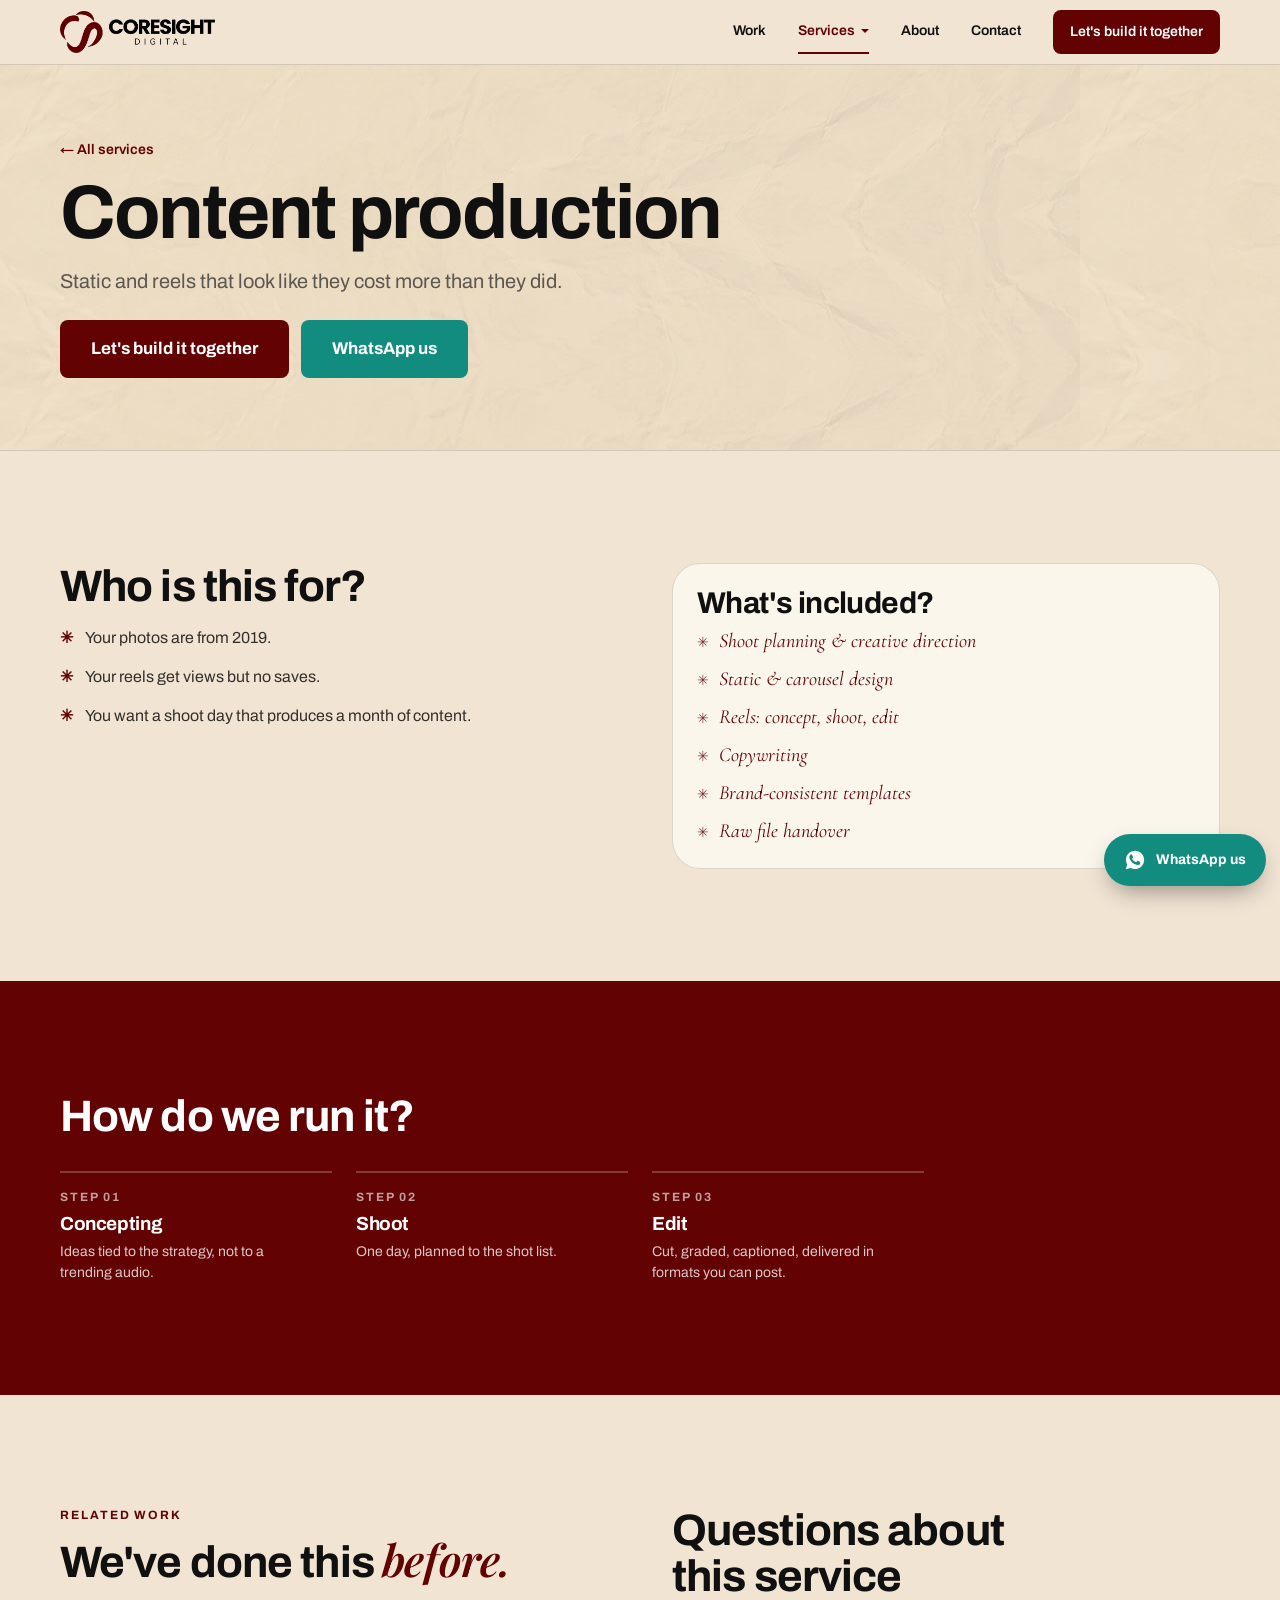
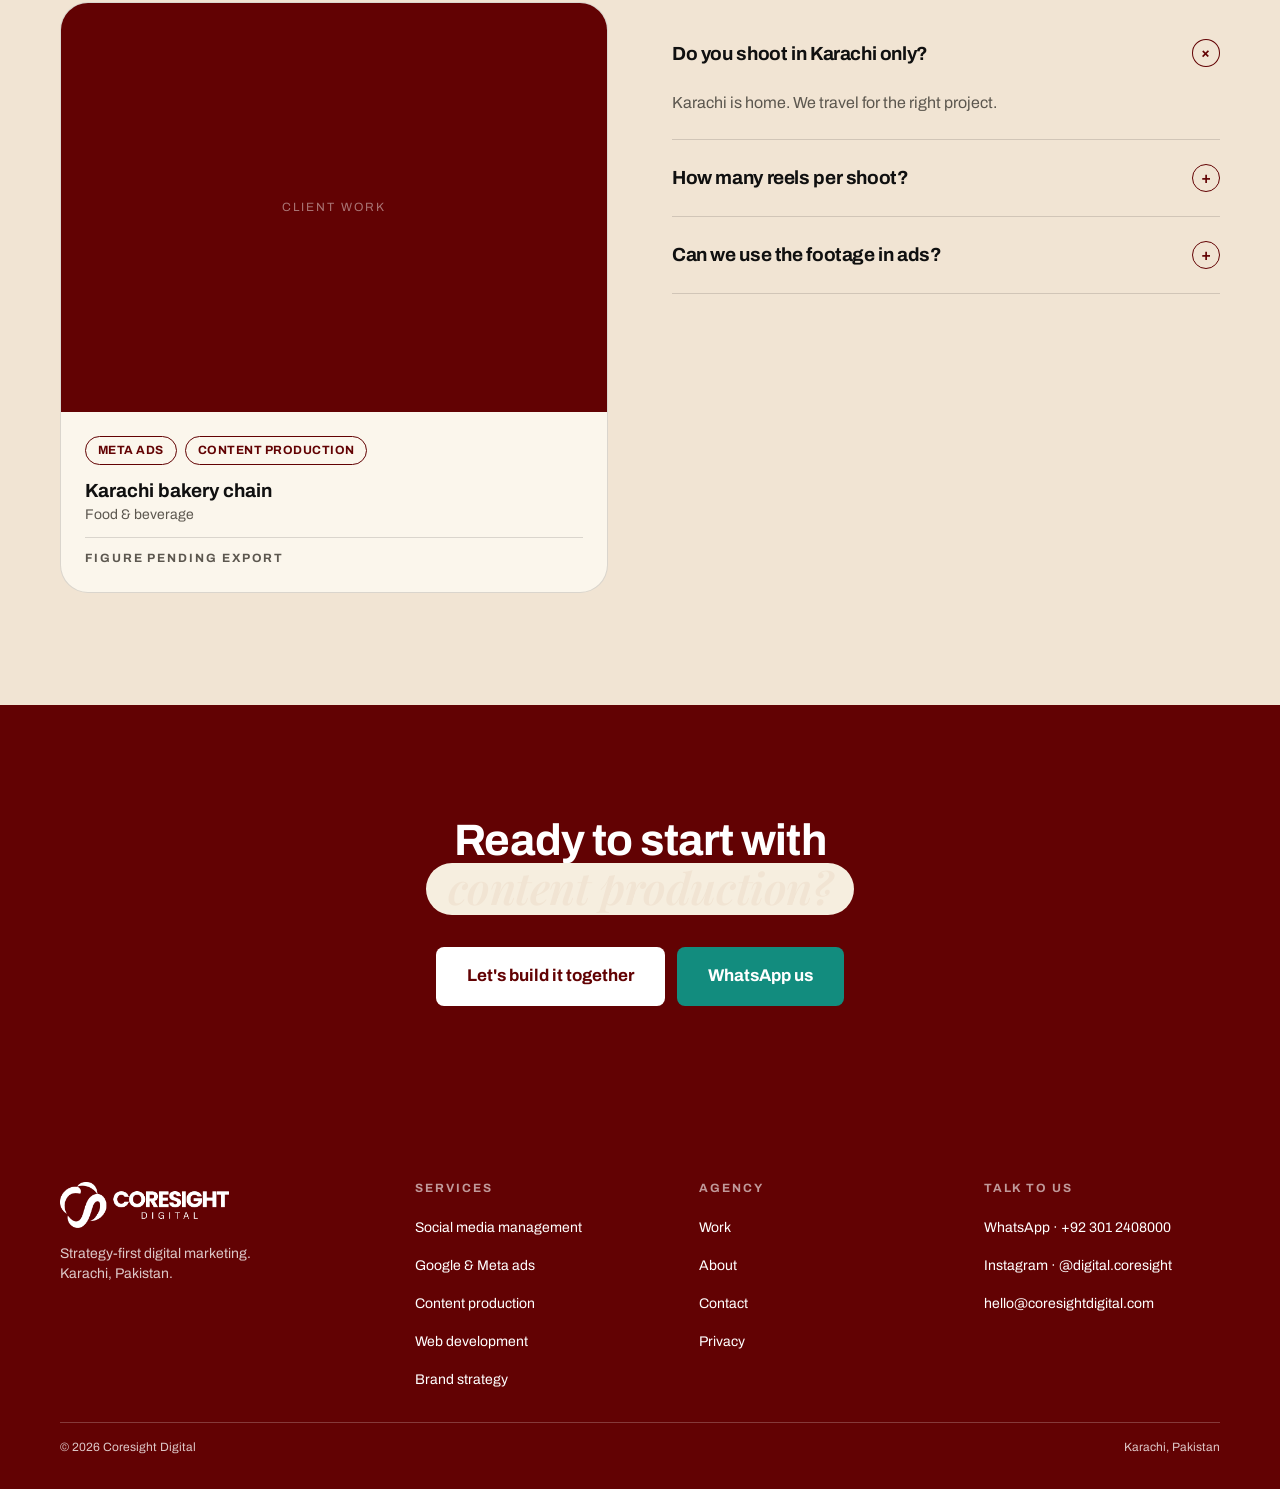
<file: service-content-production.html>
<!DOCTYPE html><html lang="en"><head>
<meta charset="utf-8"><meta name="viewport" content="width=device-width,initial-scale=1">
<title>Content production — Coresight Digital</title><meta name="description" content="Static and reels that look like they cost more than they did.">
<meta property="og:title" content="Content production — Coresight Digital"><meta property="og:description" content="Static and reels that look like they cost more than they did."><meta property="og:type" content="website">
<link rel="icon" href="assets/logo-mark.png"><link rel="preconnect" href="https://fonts.gstatic.com" crossorigin>
<link rel="stylesheet" href="css/site.css"></head><body>
<div class="loader" aria-hidden="true"><img class="loader__mark" src="assets/logo-mark.png" alt="" width="74" height="73"><span class="loader__bar"><i></i></span></div><header class="hdr"><div class="wrap"><div class="hdr__bar">
<a class="hdr__logo" href="index.html" aria-label="Coresight Digital home"><img src="assets/logo.png" alt="Coresight Digital" width="155" height="42"></a>
<nav class="nav" aria-label="Main">
<a href="work.html">Work</a>
<span class="drop"><a href="services.html" class="is-active">Services</a>
<span class="drop__menu"><a href="service-social-media-marketing.html">Social media management</a><a href="service-google-meta-ads.html">Google &amp; Meta ads</a><a href="service-content-production.html">Content production</a><a href="service-web-development.html">Web development</a><a href="service-brand-strategy.html">Brand strategy</a></span></span>
<a href="about.html">About</a>
<a href="contact.html">Contact</a>
<a class="btn btn--sm" href="contact.html">Let's build it together</a></nav>
<button class="burger" aria-label="Menu" aria-expanded="false" aria-controls="mnav"><span></span><span></span><span></span></button>
</div></div>
<div class="mnav" id="mnav"><div class="mnav__inner">
<a href="work.html">Work</a><a href="services.html">Services</a>
<a class="sub" href="service-social-media-marketing.html">Social media management</a><a class="sub" href="service-google-meta-ads.html">Google &amp; Meta ads</a><a class="sub" href="service-content-production.html">Content production</a><a class="sub" href="service-web-development.html">Web development</a><a class="sub" href="service-brand-strategy.html">Brand strategy</a>
<a href="about.html">About</a><a href="contact.html">Contact</a>
<a class="btn" href="contact.html">Let's build it together</a></div></div></header><main>
<section class="hero paper"><div class="wrap"><div style="padding:clamp(36px,7vw,72px) 0">
<a class="reveal" href="services.html" style="font-size:var(--fs-sm);font-weight:600;text-decoration:none">&larr; All services</a>
<h1 class="reveal" style="--d:60ms;margin-top:var(--space-4);max-width:15ch">Content production</h1>
<p class="lead reveal" style="--d:120ms">Static and reels that look like they cost more than they did.</p>
<div class="btn-row reveal" style="--d:180ms;margin-top:var(--space-5)"><a class="btn btn--lg" href="contact.html">Let's build it together</a>
<a class="btn btn--lg btn--wa" href="https://wa.me/923012408000" target="_blank" rel="noopener">WhatsApp us</a></div></div></div></section>

<section class="section"><div class="wrap"><div class="grid grid--2" style="gap:var(--space-8);align-items:start">
<div><h2 class="reveal">Who is this for?</h2>
<ul class="ticks reveal"><li>Your photos are from 2019.</li><li>Your reels get views but no saves.</li><li>You want a shoot day that produces a month of content.</li></ul></div>
<div class="card reveal" style="--d:120ms"><h3 style="font-size:var(--fs-h3)">What's included?</h3>
<ul class="deliverables"><li>Shoot planning &amp; creative direction</li><li>Static &amp; carousel design</li><li>Reels: concept, shoot, edit</li><li>Copywriting</li><li>Brand-consistent templates</li><li>Raw file handover</li></ul></div>
</div></div></section>

<section class="band"><div class="wrap section">
<h2 class="reveal" style="max-width:18ch">How do we run it?</h2>
<div class="steps" style="margin-top:var(--space-6)" data-stagger>
<div class="step reveal"><div class="eyebrow" style="margin:0">Step 01</div><h3>Concepting</h3><p>Ideas tied to the strategy, not to a trending audio.</p></div><div class="step reveal"><div class="eyebrow" style="margin:0">Step 02</div><h3>Shoot</h3><p>One day, planned to the shot list.</p></div><div class="step reveal"><div class="eyebrow" style="margin:0">Step 03</div><h3>Edit</h3><p>Cut, graded, captioned, delivered in formats you can post.</p></div>
</div></div></section>

<section class="section"><div class="wrap"><div class="grid grid--2" style="gap:var(--space-8);align-items:start">
<div><div class="eyebrow reveal">Related work</div><h2 class="reveal">We've done this <span class="accent">before.</span></h2>
<a class="work reveal" href="case-karachi-bakery.html" data-service="ads">
<div class="work__thumb">Client work</div><div class="work__body">
<div class="tags"><span class="tag">Meta ads</span><span class="tag">Content production</span></div>
<div><div class="work__name">Karachi bakery chain</div><div class="muted" style="font-size:var(--fs-sm)">Food &amp; beverage</div></div>
<div class="work__pending">Figure pending export</div></div></a></div>
<div><h2 class="reveal">Questions about this service</h2>
<div class="reveal"><div class="faq is-open"><button class="faq__q" aria-expanded="true">Do you shoot in Karachi only?<i>+</i></button><div class="faq__a"><p>Karachi is home. We travel for the right project.</p></div></div><div class="faq"><button class="faq__q" aria-expanded="false">How many reels per shoot?<i>+</i></button><div class="faq__a"><p>Typically 6–10, depending on setups.</p></div></div><div class="faq"><button class="faq__q" aria-expanded="false">Can we use the footage in ads?<i>+</i></button><div class="faq__a"><p>Yes — we plan for it from the start.</p></div></div></div></div>
</div></div></section>
<section class="band"><div class="wrap wrap--narrow section" style="text-align:center">
<h2 class="reveal">Ready to start with <span class="accent accent--oval">content production?</span></h2>

<div class="btn-row reveal" style="justify-content:center;margin-top:var(--space-6)">
<a class="btn btn--lg btn--on-brand" href="contact.html">Let's build it together</a>
<a class="btn btn--lg btn--wa" href="https://wa.me/923012408000" target="_blank" rel="noopener">WhatsApp us</a></div></div></section>
</main><footer class="ftr"><div class="wrap"><div class="ftr__grid">
<div><img class="ftr__logo" src="assets/logo-light.png" alt="Coresight Digital" width="169" height="46">
<p style="margin-top:var(--space-4);color:var(--on-brand-muted);font-size:var(--fs-sm);max-width:30ch">Strategy-first digital marketing. Karachi, Pakistan.</p></div>
<div><h4>Services</h4><div class="ftr__links"><a href="service-social-media-marketing.html">Social media management</a><a href="service-google-meta-ads.html">Google &amp; Meta ads</a><a href="service-content-production.html">Content production</a><a href="service-web-development.html">Web development</a><a href="service-brand-strategy.html">Brand strategy</a></div></div>
<div><h4>Agency</h4><div class="ftr__links"><a href="work.html">Work</a><a href="about.html">About</a><a href="contact.html">Contact</a><a href="privacy.html">Privacy</a></div></div>
<div><h4>Talk to us</h4><div class="ftr__links"><a href="https://wa.me/923012408000" target="_blank" rel="noopener">WhatsApp · +92 301 2408000</a><a href="https://www.instagram.com/digital.coresight/" target="_blank" rel="noopener">Instagram · @digital.coresight</a><a href="mailto:hello@coresightdigital.com">hello@coresightdigital.com</a></div></div>
</div><div class="ftr__base"><span>&copy; 2026 Coresight Digital</span><span>Karachi, Pakistan</span></div></div></footer>
<a class="fab" href="https://wa.me/923012408000" target="_blank" rel="noopener" aria-label="WhatsApp us">
<svg width="22" height="22" viewBox="0 0 24 24" fill="currentColor" aria-hidden="true"><path d="M12.04 2C6.58 2 2.13 6.45 2.13 11.91c0 1.75.46 3.46 1.32 4.96L2 22l5.25-1.38a9.9 9.9 0 0 0 4.79 1.22h.01c5.46 0 9.91-4.45 9.91-9.91S17.5 2 12.04 2Zm5.8 14.1c-.24.68-1.4 1.3-1.94 1.34-.5.04-1.13.2-3.66-.77-3.08-1.2-5.04-4.3-5.19-4.5-.15-.2-1.23-1.64-1.23-3.13s.78-2.22 1.06-2.53c.27-.3.6-.38.8-.38h.57c.19 0 .43-.03.67.51.24.55.83 1.9.9 2.04.07.14.12.3.02.5-.1.2-.15.32-.3.5-.15.17-.31.38-.44.51-.15.15-.3.31-.13.6.17.3.75 1.24 1.6 2 1.11.98 2.04 1.29 2.33 1.44.29.15.46.13.63-.08.17-.2.72-.84.92-1.13.19-.3.38-.24.64-.15.26.1 1.62.77 1.9.9.28.15.46.22.53.34.07.12.07.68-.17 1.36Z"/></svg><span>WhatsApp us</span></a>
<script src="js/site.js" defer></script></body></html>
</file>
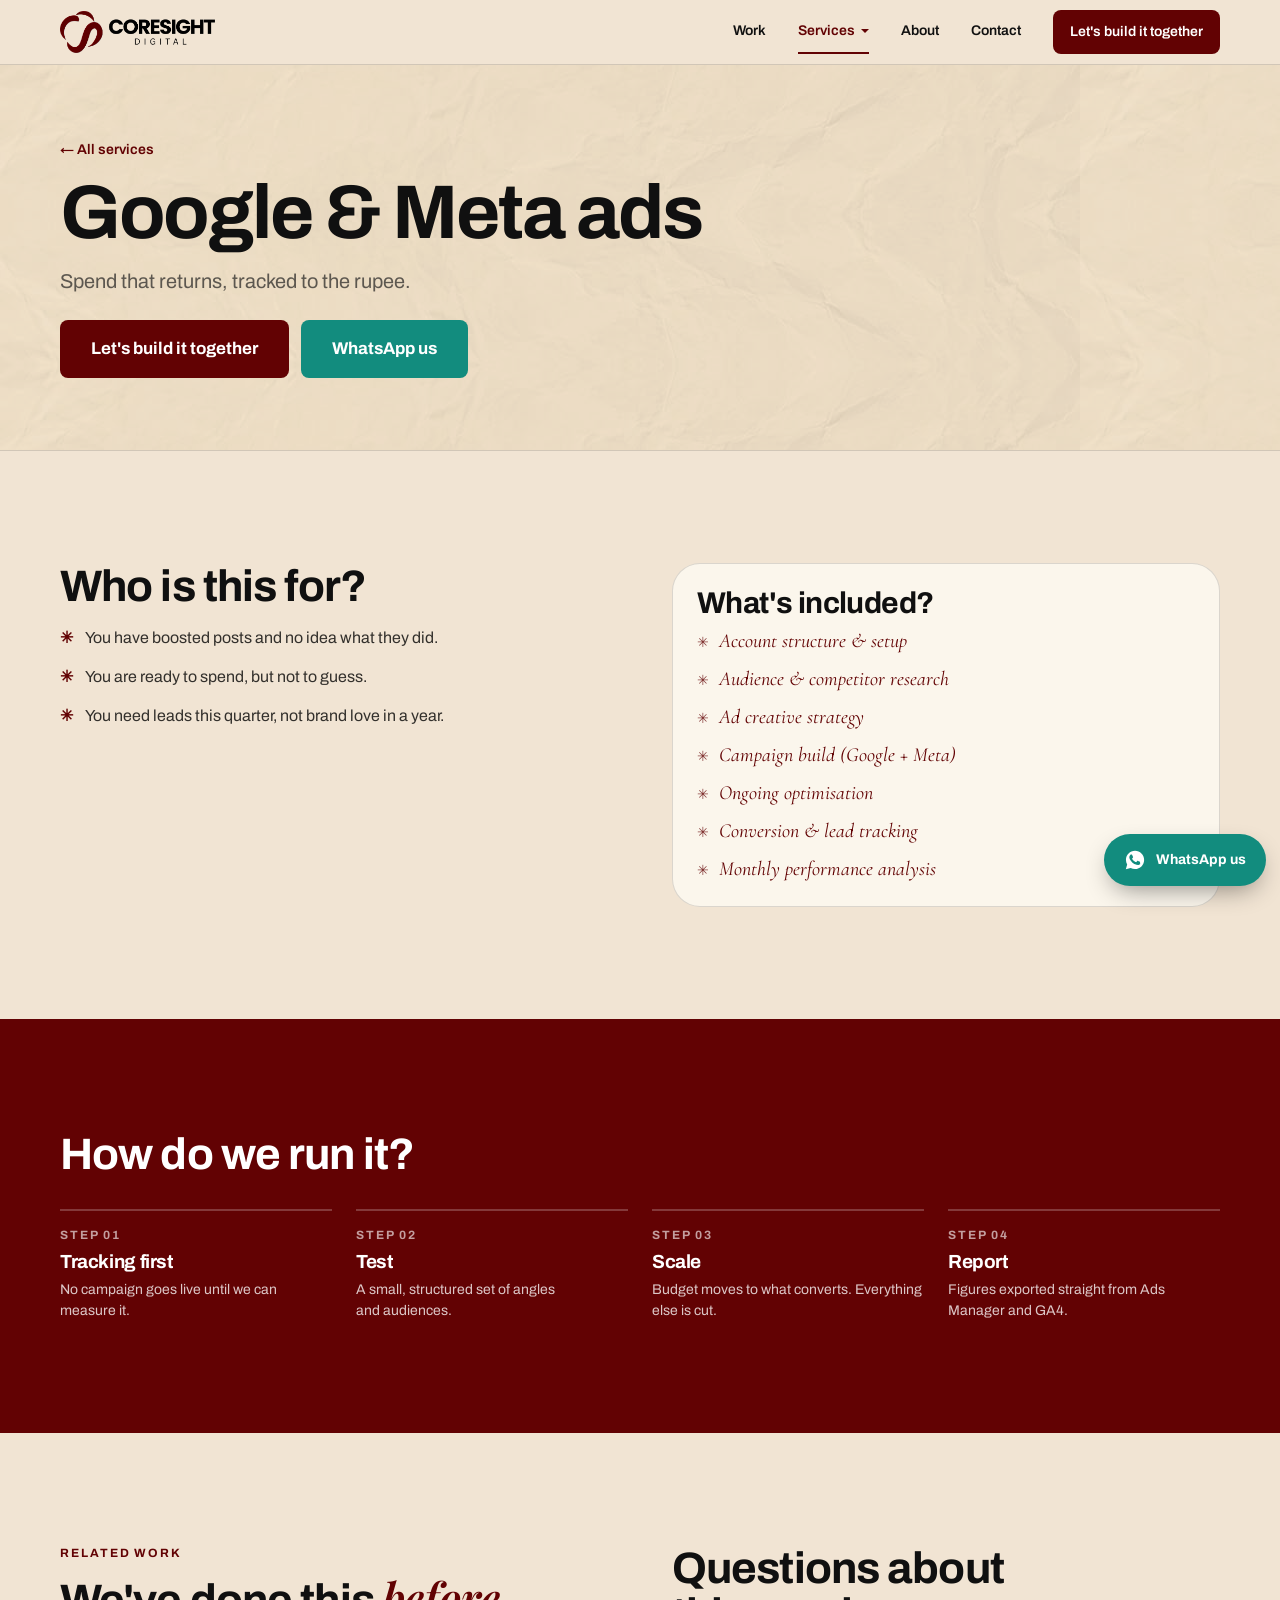
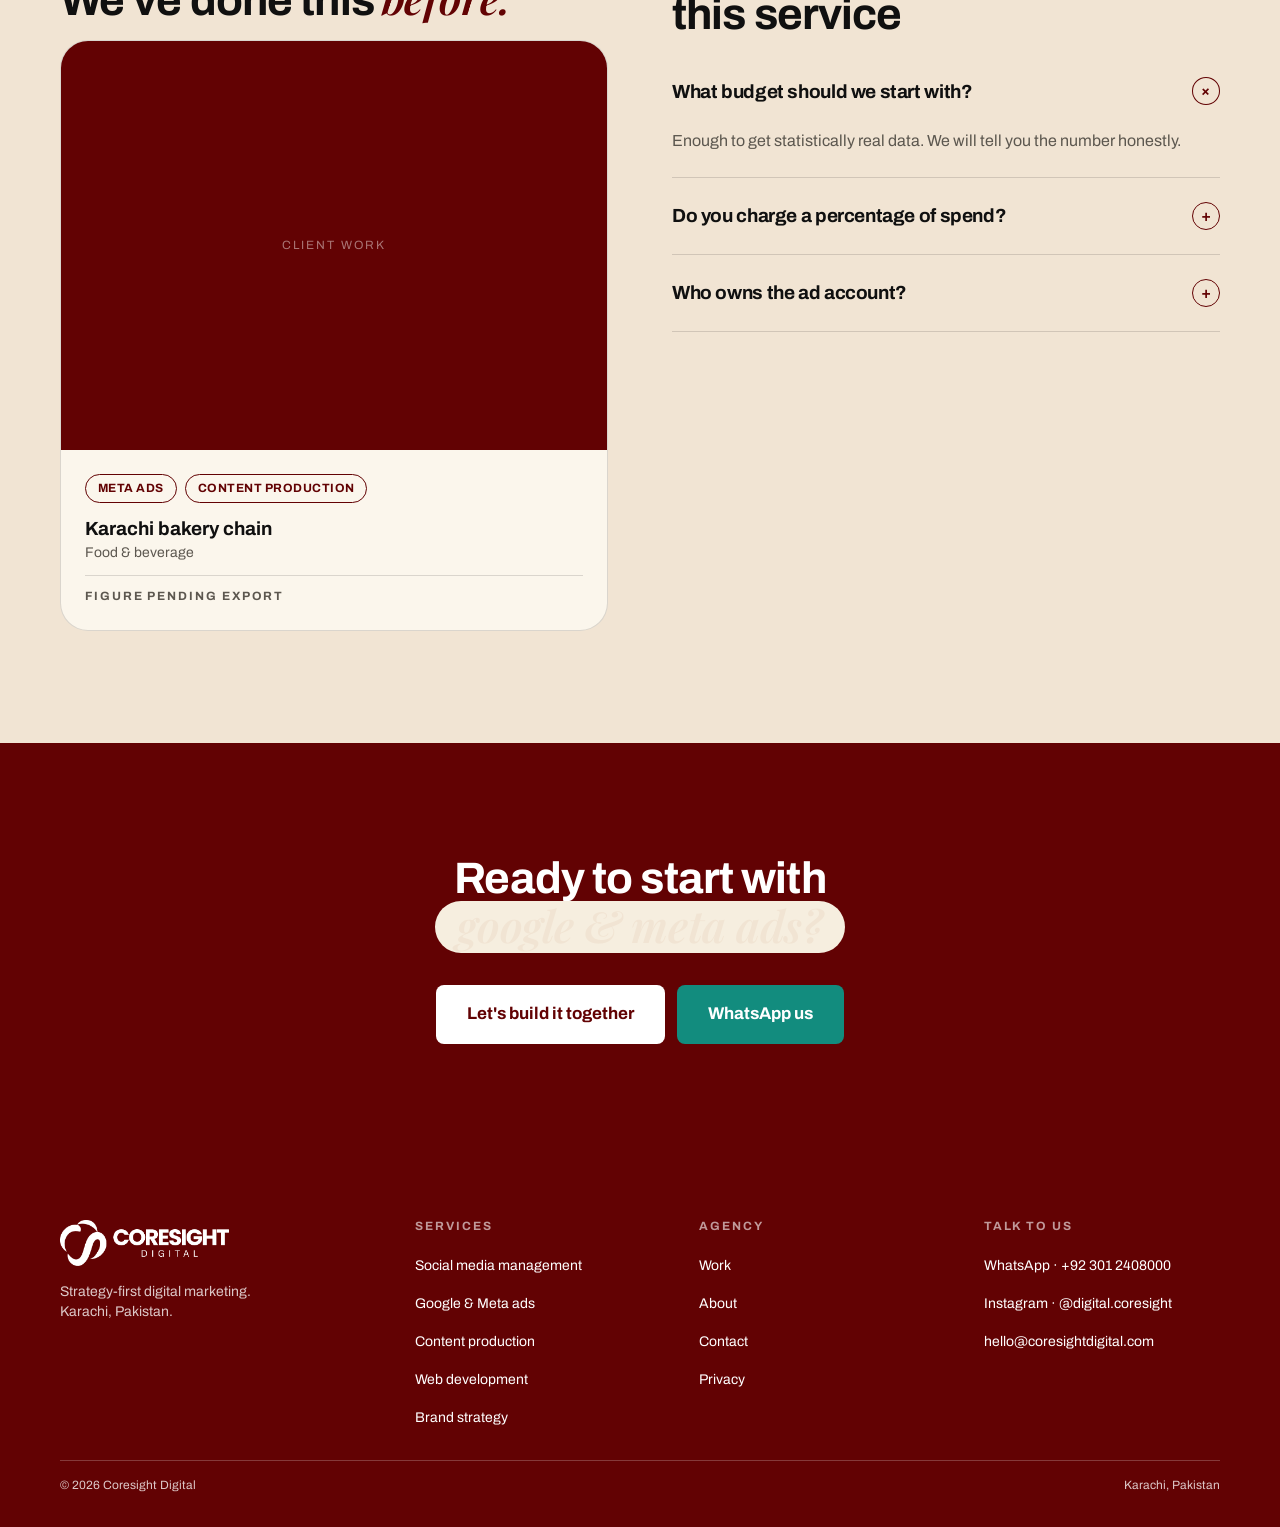
<file: service-google-meta-ads.html>
<!DOCTYPE html><html lang="en"><head>
<meta charset="utf-8"><meta name="viewport" content="width=device-width,initial-scale=1">
<title>Google & Meta ads — Coresight Digital</title><meta name="description" content="Spend that returns, tracked to the rupee.">
<meta property="og:title" content="Google & Meta ads — Coresight Digital"><meta property="og:description" content="Spend that returns, tracked to the rupee."><meta property="og:type" content="website">
<link rel="icon" href="assets/logo-mark.png"><link rel="preconnect" href="https://fonts.gstatic.com" crossorigin>
<link rel="stylesheet" href="css/site.css"></head><body>
<div class="loader" aria-hidden="true"><img class="loader__mark" src="assets/logo-mark.png" alt="" width="74" height="73"><span class="loader__bar"><i></i></span></div><header class="hdr"><div class="wrap"><div class="hdr__bar">
<a class="hdr__logo" href="index.html" aria-label="Coresight Digital home"><img src="assets/logo.png" alt="Coresight Digital" width="155" height="42"></a>
<nav class="nav" aria-label="Main">
<a href="work.html">Work</a>
<span class="drop"><a href="services.html" class="is-active">Services</a>
<span class="drop__menu"><a href="service-social-media-marketing.html">Social media management</a><a href="service-google-meta-ads.html">Google &amp; Meta ads</a><a href="service-content-production.html">Content production</a><a href="service-web-development.html">Web development</a><a href="service-brand-strategy.html">Brand strategy</a></span></span>
<a href="about.html">About</a>
<a href="contact.html">Contact</a>
<a class="btn btn--sm" href="contact.html">Let's build it together</a></nav>
<button class="burger" aria-label="Menu" aria-expanded="false" aria-controls="mnav"><span></span><span></span><span></span></button>
</div></div>
<div class="mnav" id="mnav"><div class="mnav__inner">
<a href="work.html">Work</a><a href="services.html">Services</a>
<a class="sub" href="service-social-media-marketing.html">Social media management</a><a class="sub" href="service-google-meta-ads.html">Google &amp; Meta ads</a><a class="sub" href="service-content-production.html">Content production</a><a class="sub" href="service-web-development.html">Web development</a><a class="sub" href="service-brand-strategy.html">Brand strategy</a>
<a href="about.html">About</a><a href="contact.html">Contact</a>
<a class="btn" href="contact.html">Let's build it together</a></div></div></header><main>
<section class="hero paper"><div class="wrap"><div style="padding:clamp(36px,7vw,72px) 0">
<a class="reveal" href="services.html" style="font-size:var(--fs-sm);font-weight:600;text-decoration:none">&larr; All services</a>
<h1 class="reveal" style="--d:60ms;margin-top:var(--space-4);max-width:15ch">Google &amp; Meta ads</h1>
<p class="lead reveal" style="--d:120ms">Spend that returns, tracked to the rupee.</p>
<div class="btn-row reveal" style="--d:180ms;margin-top:var(--space-5)"><a class="btn btn--lg" href="contact.html">Let's build it together</a>
<a class="btn btn--lg btn--wa" href="https://wa.me/923012408000" target="_blank" rel="noopener">WhatsApp us</a></div></div></div></section>

<section class="section"><div class="wrap"><div class="grid grid--2" style="gap:var(--space-8);align-items:start">
<div><h2 class="reveal">Who is this for?</h2>
<ul class="ticks reveal"><li>You have boosted posts and no idea what they did.</li><li>You are ready to spend, but not to guess.</li><li>You need leads this quarter, not brand love in a year.</li></ul></div>
<div class="card reveal" style="--d:120ms"><h3 style="font-size:var(--fs-h3)">What's included?</h3>
<ul class="deliverables"><li>Account structure &amp; setup</li><li>Audience &amp; competitor research</li><li>Ad creative strategy</li><li>Campaign build (Google + Meta)</li><li>Ongoing optimisation</li><li>Conversion &amp; lead tracking</li><li>Monthly performance analysis</li></ul></div>
</div></div></section>

<section class="band"><div class="wrap section">
<h2 class="reveal" style="max-width:18ch">How do we run it?</h2>
<div class="steps" style="margin-top:var(--space-6)" data-stagger>
<div class="step reveal"><div class="eyebrow" style="margin:0">Step 01</div><h3>Tracking first</h3><p>No campaign goes live until we can measure it.</p></div><div class="step reveal"><div class="eyebrow" style="margin:0">Step 02</div><h3>Test</h3><p>A small, structured set of angles and audiences.</p></div><div class="step reveal"><div class="eyebrow" style="margin:0">Step 03</div><h3>Scale</h3><p>Budget moves to what converts. Everything else is cut.</p></div><div class="step reveal"><div class="eyebrow" style="margin:0">Step 04</div><h3>Report</h3><p>Figures exported straight from Ads Manager and GA4.</p></div>
</div></div></section>

<section class="section"><div class="wrap"><div class="grid grid--2" style="gap:var(--space-8);align-items:start">
<div><div class="eyebrow reveal">Related work</div><h2 class="reveal">We've done this <span class="accent">before.</span></h2>
<a class="work reveal" href="case-karachi-bakery.html" data-service="ads">
<div class="work__thumb">Client work</div><div class="work__body">
<div class="tags"><span class="tag">Meta ads</span><span class="tag">Content production</span></div>
<div><div class="work__name">Karachi bakery chain</div><div class="muted" style="font-size:var(--fs-sm)">Food &amp; beverage</div></div>
<div class="work__pending">Figure pending export</div></div></a></div>
<div><h2 class="reveal">Questions about this service</h2>
<div class="reveal"><div class="faq is-open"><button class="faq__q" aria-expanded="true">What budget should we start with?<i>+</i></button><div class="faq__a"><p>Enough to get statistically real data. We will tell you the number honestly.</p></div></div><div class="faq"><button class="faq__q" aria-expanded="false">Do you charge a percentage of spend?<i>+</i></button><div class="faq__a"><p>We quote a flat monthly fee. Ask us for the current rate.</p></div></div><div class="faq"><button class="faq__q" aria-expanded="false">Who owns the ad account?<i>+</i></button><div class="faq__a"><p>You do. Always.</p></div></div></div></div>
</div></div></section>
<section class="band"><div class="wrap wrap--narrow section" style="text-align:center">
<h2 class="reveal">Ready to start with <span class="accent accent--oval">google &amp; meta ads?</span></h2>

<div class="btn-row reveal" style="justify-content:center;margin-top:var(--space-6)">
<a class="btn btn--lg btn--on-brand" href="contact.html">Let's build it together</a>
<a class="btn btn--lg btn--wa" href="https://wa.me/923012408000" target="_blank" rel="noopener">WhatsApp us</a></div></div></section>
</main><footer class="ftr"><div class="wrap"><div class="ftr__grid">
<div><img class="ftr__logo" src="assets/logo-light.png" alt="Coresight Digital" width="169" height="46">
<p style="margin-top:var(--space-4);color:var(--on-brand-muted);font-size:var(--fs-sm);max-width:30ch">Strategy-first digital marketing. Karachi, Pakistan.</p></div>
<div><h4>Services</h4><div class="ftr__links"><a href="service-social-media-marketing.html">Social media management</a><a href="service-google-meta-ads.html">Google &amp; Meta ads</a><a href="service-content-production.html">Content production</a><a href="service-web-development.html">Web development</a><a href="service-brand-strategy.html">Brand strategy</a></div></div>
<div><h4>Agency</h4><div class="ftr__links"><a href="work.html">Work</a><a href="about.html">About</a><a href="contact.html">Contact</a><a href="privacy.html">Privacy</a></div></div>
<div><h4>Talk to us</h4><div class="ftr__links"><a href="https://wa.me/923012408000" target="_blank" rel="noopener">WhatsApp · +92 301 2408000</a><a href="https://www.instagram.com/digital.coresight/" target="_blank" rel="noopener">Instagram · @digital.coresight</a><a href="mailto:hello@coresightdigital.com">hello@coresightdigital.com</a></div></div>
</div><div class="ftr__base"><span>&copy; 2026 Coresight Digital</span><span>Karachi, Pakistan</span></div></div></footer>
<a class="fab" href="https://wa.me/923012408000" target="_blank" rel="noopener" aria-label="WhatsApp us">
<svg width="22" height="22" viewBox="0 0 24 24" fill="currentColor" aria-hidden="true"><path d="M12.04 2C6.58 2 2.13 6.45 2.13 11.91c0 1.75.46 3.46 1.32 4.96L2 22l5.25-1.38a9.9 9.9 0 0 0 4.79 1.22h.01c5.46 0 9.91-4.45 9.91-9.91S17.5 2 12.04 2Zm5.8 14.1c-.24.68-1.4 1.3-1.94 1.34-.5.04-1.13.2-3.66-.77-3.08-1.2-5.04-4.3-5.19-4.5-.15-.2-1.23-1.64-1.23-3.13s.78-2.22 1.06-2.53c.27-.3.6-.38.8-.38h.57c.19 0 .43-.03.67.51.24.55.83 1.9.9 2.04.07.14.12.3.02.5-.1.2-.15.32-.3.5-.15.17-.31.38-.44.51-.15.15-.3.31-.13.6.17.3.75 1.24 1.6 2 1.11.98 2.04 1.29 2.33 1.44.29.15.46.13.63-.08.17-.2.72-.84.92-1.13.19-.3.38-.24.64-.15.26.1 1.62.77 1.9.9.28.15.46.22.53.34.07.12.07.68-.17 1.36Z"/></svg><span>WhatsApp us</span></a>
<script src="js/site.js" defer></script></body></html>
</file>
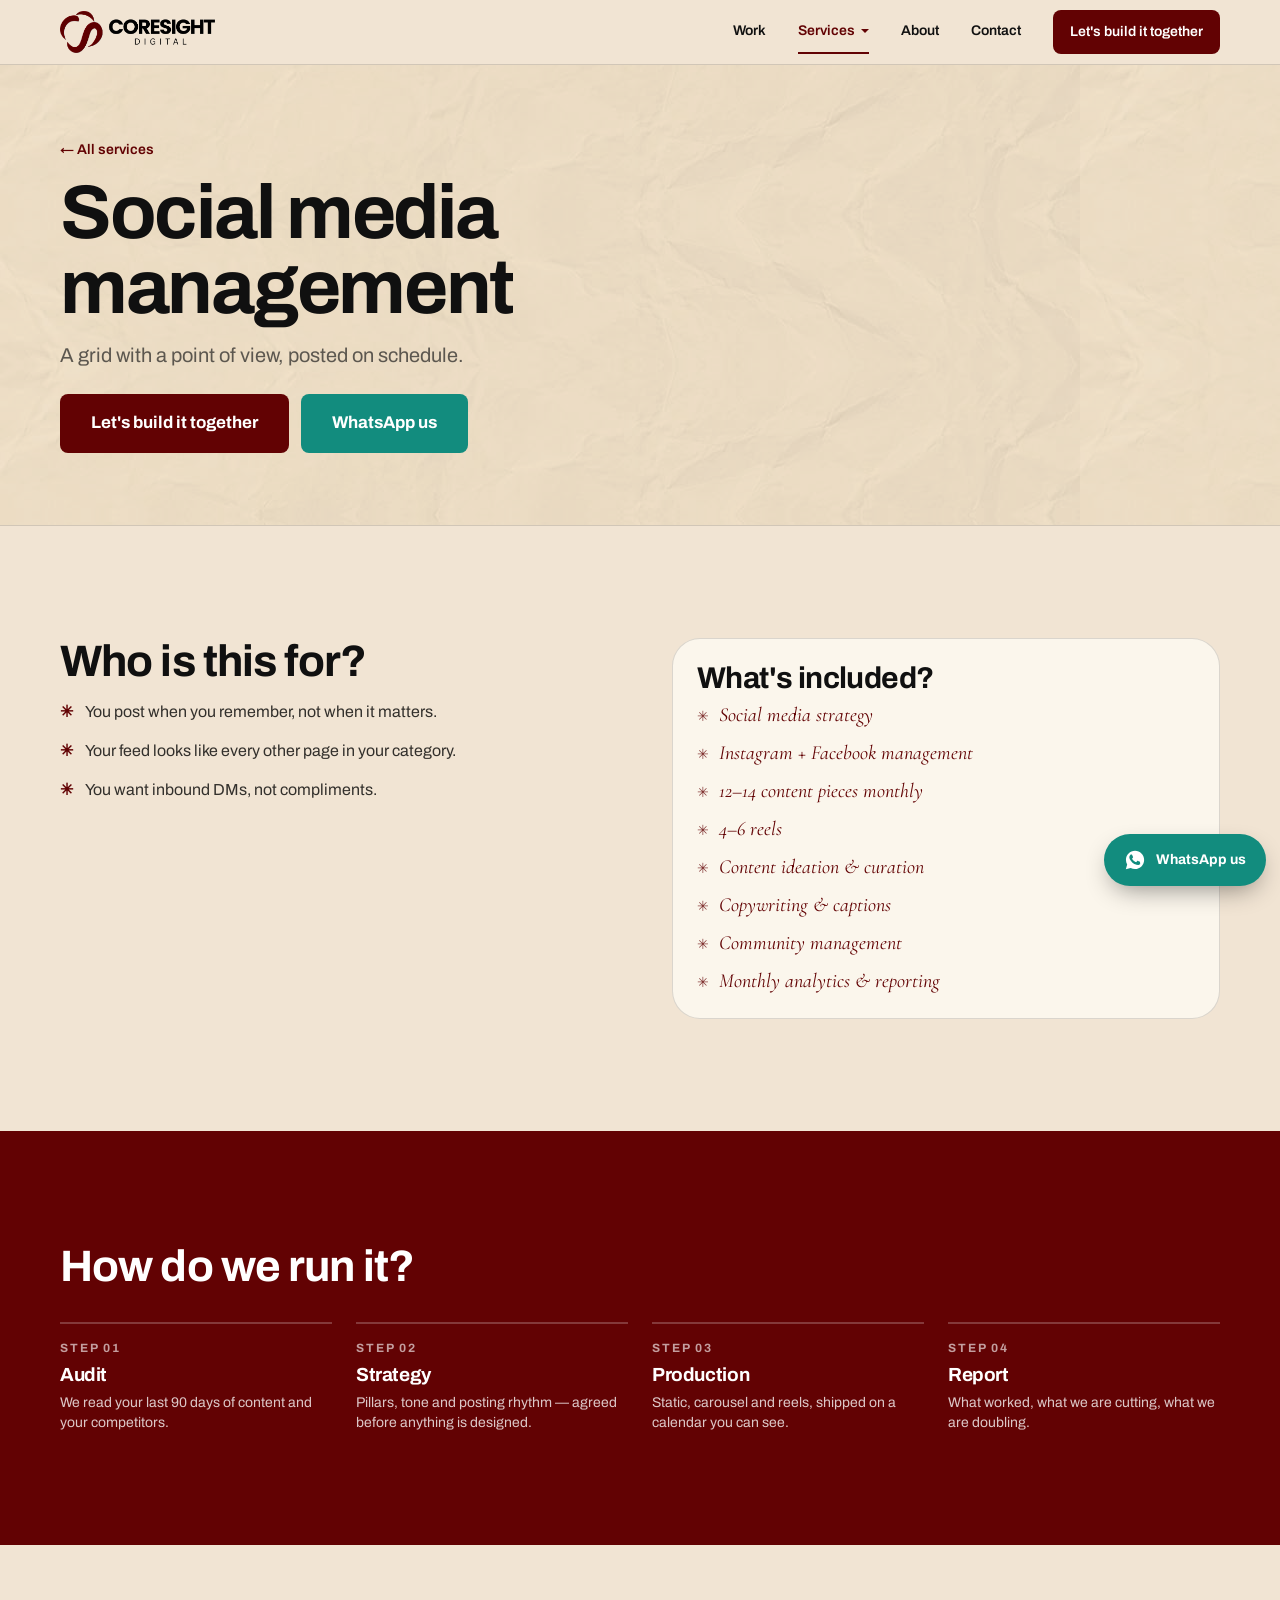
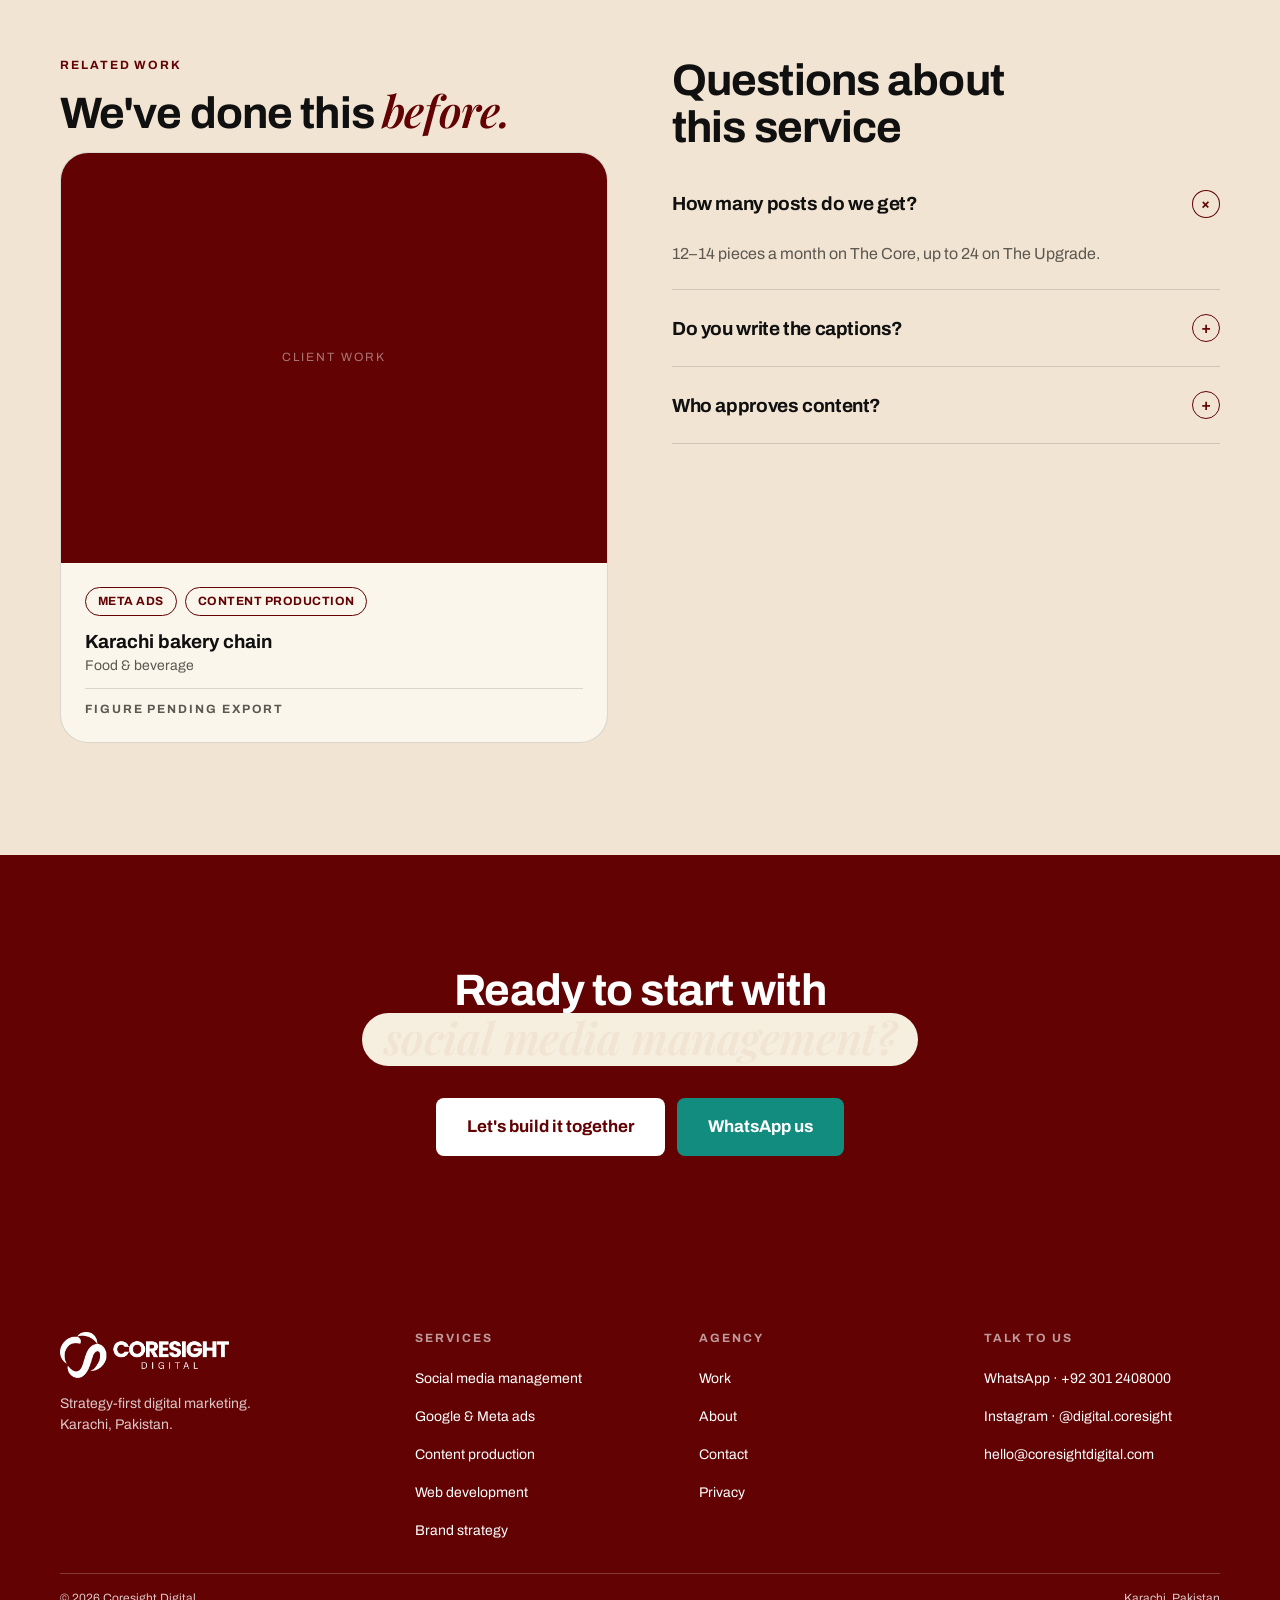
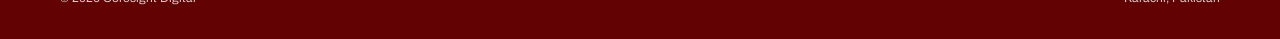
<file: service-social-media-marketing.html>
<!DOCTYPE html><html lang="en"><head>
<meta charset="utf-8"><meta name="viewport" content="width=device-width,initial-scale=1">
<title>Social media management — Coresight Digital</title><meta name="description" content="A grid with a point of view, posted on schedule.">
<meta property="og:title" content="Social media management — Coresight Digital"><meta property="og:description" content="A grid with a point of view, posted on schedule."><meta property="og:type" content="website">
<link rel="icon" href="assets/logo-mark.png"><link rel="preconnect" href="https://fonts.gstatic.com" crossorigin>
<link rel="stylesheet" href="css/site.css"></head><body>
<div class="loader" aria-hidden="true"><img class="loader__mark" src="assets/logo-mark.png" alt="" width="74" height="73"><span class="loader__bar"><i></i></span></div><header class="hdr"><div class="wrap"><div class="hdr__bar">
<a class="hdr__logo" href="index.html" aria-label="Coresight Digital home"><img src="assets/logo.png" alt="Coresight Digital" width="155" height="42"></a>
<nav class="nav" aria-label="Main">
<a href="work.html">Work</a>
<span class="drop"><a href="services.html" class="is-active">Services</a>
<span class="drop__menu"><a href="service-social-media-marketing.html">Social media management</a><a href="service-google-meta-ads.html">Google &amp; Meta ads</a><a href="service-content-production.html">Content production</a><a href="service-web-development.html">Web development</a><a href="service-brand-strategy.html">Brand strategy</a></span></span>
<a href="about.html">About</a>
<a href="contact.html">Contact</a>
<a class="btn btn--sm" href="contact.html">Let's build it together</a></nav>
<button class="burger" aria-label="Menu" aria-expanded="false" aria-controls="mnav"><span></span><span></span><span></span></button>
</div></div>
<div class="mnav" id="mnav"><div class="mnav__inner">
<a href="work.html">Work</a><a href="services.html">Services</a>
<a class="sub" href="service-social-media-marketing.html">Social media management</a><a class="sub" href="service-google-meta-ads.html">Google &amp; Meta ads</a><a class="sub" href="service-content-production.html">Content production</a><a class="sub" href="service-web-development.html">Web development</a><a class="sub" href="service-brand-strategy.html">Brand strategy</a>
<a href="about.html">About</a><a href="contact.html">Contact</a>
<a class="btn" href="contact.html">Let's build it together</a></div></div></header><main>
<section class="hero paper"><div class="wrap"><div style="padding:clamp(36px,7vw,72px) 0">
<a class="reveal" href="services.html" style="font-size:var(--fs-sm);font-weight:600;text-decoration:none">&larr; All services</a>
<h1 class="reveal" style="--d:60ms;margin-top:var(--space-4);max-width:15ch">Social media management</h1>
<p class="lead reveal" style="--d:120ms">A grid with a point of view, posted on schedule.</p>
<div class="btn-row reveal" style="--d:180ms;margin-top:var(--space-5)"><a class="btn btn--lg" href="contact.html">Let's build it together</a>
<a class="btn btn--lg btn--wa" href="https://wa.me/923012408000" target="_blank" rel="noopener">WhatsApp us</a></div></div></div></section>

<section class="section"><div class="wrap"><div class="grid grid--2" style="gap:var(--space-8);align-items:start">
<div><h2 class="reveal">Who is this for?</h2>
<ul class="ticks reveal"><li>You post when you remember, not when it matters.</li><li>Your feed looks like every other page in your category.</li><li>You want inbound DMs, not compliments.</li></ul></div>
<div class="card reveal" style="--d:120ms"><h3 style="font-size:var(--fs-h3)">What's included?</h3>
<ul class="deliverables"><li>Social media strategy</li><li>Instagram + Facebook management</li><li>12–14 content pieces monthly</li><li>4–6 reels</li><li>Content ideation &amp; curation</li><li>Copywriting &amp; captions</li><li>Community management</li><li>Monthly analytics &amp; reporting</li></ul></div>
</div></div></section>

<section class="band"><div class="wrap section">
<h2 class="reveal" style="max-width:18ch">How do we run it?</h2>
<div class="steps" style="margin-top:var(--space-6)" data-stagger>
<div class="step reveal"><div class="eyebrow" style="margin:0">Step 01</div><h3>Audit</h3><p>We read your last 90 days of content and your competitors.</p></div><div class="step reveal"><div class="eyebrow" style="margin:0">Step 02</div><h3>Strategy</h3><p>Pillars, tone and posting rhythm — agreed before anything is designed.</p></div><div class="step reveal"><div class="eyebrow" style="margin:0">Step 03</div><h3>Production</h3><p>Static, carousel and reels, shipped on a calendar you can see.</p></div><div class="step reveal"><div class="eyebrow" style="margin:0">Step 04</div><h3>Report</h3><p>What worked, what we are cutting, what we are doubling.</p></div>
</div></div></section>

<section class="section"><div class="wrap"><div class="grid grid--2" style="gap:var(--space-8);align-items:start">
<div><div class="eyebrow reveal">Related work</div><h2 class="reveal">We've done this <span class="accent">before.</span></h2>
<a class="work reveal" href="case-karachi-bakery.html" data-service="ads">
<div class="work__thumb">Client work</div><div class="work__body">
<div class="tags"><span class="tag">Meta ads</span><span class="tag">Content production</span></div>
<div><div class="work__name">Karachi bakery chain</div><div class="muted" style="font-size:var(--fs-sm)">Food &amp; beverage</div></div>
<div class="work__pending">Figure pending export</div></div></a></div>
<div><h2 class="reveal">Questions about this service</h2>
<div class="reveal"><div class="faq is-open"><button class="faq__q" aria-expanded="true">How many posts do we get?<i>+</i></button><div class="faq__a"><p>12–14 pieces a month on The Core, up to 24 on The Upgrade.</p></div></div><div class="faq"><button class="faq__q" aria-expanded="false">Do you write the captions?<i>+</i></button><div class="faq__a"><p>Yes. Copy is part of the work, not an add-on.</p></div></div><div class="faq"><button class="faq__q" aria-expanded="false">Who approves content?<i>+</i></button><div class="faq__a"><p>You do, once a month, in one batch.</p></div></div></div></div>
</div></div></section>
<section class="band"><div class="wrap wrap--narrow section" style="text-align:center">
<h2 class="reveal">Ready to start with <span class="accent accent--oval">social media management?</span></h2>

<div class="btn-row reveal" style="justify-content:center;margin-top:var(--space-6)">
<a class="btn btn--lg btn--on-brand" href="contact.html">Let's build it together</a>
<a class="btn btn--lg btn--wa" href="https://wa.me/923012408000" target="_blank" rel="noopener">WhatsApp us</a></div></div></section>
</main><footer class="ftr"><div class="wrap"><div class="ftr__grid">
<div><img class="ftr__logo" src="assets/logo-light.png" alt="Coresight Digital" width="169" height="46">
<p style="margin-top:var(--space-4);color:var(--on-brand-muted);font-size:var(--fs-sm);max-width:30ch">Strategy-first digital marketing. Karachi, Pakistan.</p></div>
<div><h4>Services</h4><div class="ftr__links"><a href="service-social-media-marketing.html">Social media management</a><a href="service-google-meta-ads.html">Google &amp; Meta ads</a><a href="service-content-production.html">Content production</a><a href="service-web-development.html">Web development</a><a href="service-brand-strategy.html">Brand strategy</a></div></div>
<div><h4>Agency</h4><div class="ftr__links"><a href="work.html">Work</a><a href="about.html">About</a><a href="contact.html">Contact</a><a href="privacy.html">Privacy</a></div></div>
<div><h4>Talk to us</h4><div class="ftr__links"><a href="https://wa.me/923012408000" target="_blank" rel="noopener">WhatsApp · +92 301 2408000</a><a href="https://www.instagram.com/digital.coresight/" target="_blank" rel="noopener">Instagram · @digital.coresight</a><a href="mailto:hello@coresightdigital.com">hello@coresightdigital.com</a></div></div>
</div><div class="ftr__base"><span>&copy; 2026 Coresight Digital</span><span>Karachi, Pakistan</span></div></div></footer>
<a class="fab" href="https://wa.me/923012408000" target="_blank" rel="noopener" aria-label="WhatsApp us">
<svg width="22" height="22" viewBox="0 0 24 24" fill="currentColor" aria-hidden="true"><path d="M12.04 2C6.58 2 2.13 6.45 2.13 11.91c0 1.75.46 3.46 1.32 4.96L2 22l5.25-1.38a9.9 9.9 0 0 0 4.79 1.22h.01c5.46 0 9.91-4.45 9.91-9.91S17.5 2 12.04 2Zm5.8 14.1c-.24.68-1.4 1.3-1.94 1.34-.5.04-1.13.2-3.66-.77-3.08-1.2-5.04-4.3-5.19-4.5-.15-.2-1.23-1.64-1.23-3.13s.78-2.22 1.06-2.53c.27-.3.6-.38.8-.38h.57c.19 0 .43-.03.67.51.24.55.83 1.9.9 2.04.07.14.12.3.02.5-.1.2-.15.32-.3.5-.15.17-.31.38-.44.51-.15.15-.3.31-.13.6.17.3.75 1.24 1.6 2 1.11.98 2.04 1.29 2.33 1.44.29.15.46.13.63-.08.17-.2.72-.84.92-1.13.19-.3.38-.24.64-.15.26.1 1.62.77 1.9.9.28.15.46.22.53.34.07.12.07.68-.17 1.36Z"/></svg><span>WhatsApp us</span></a>
<script src="js/site.js" defer></script></body></html>
</file>
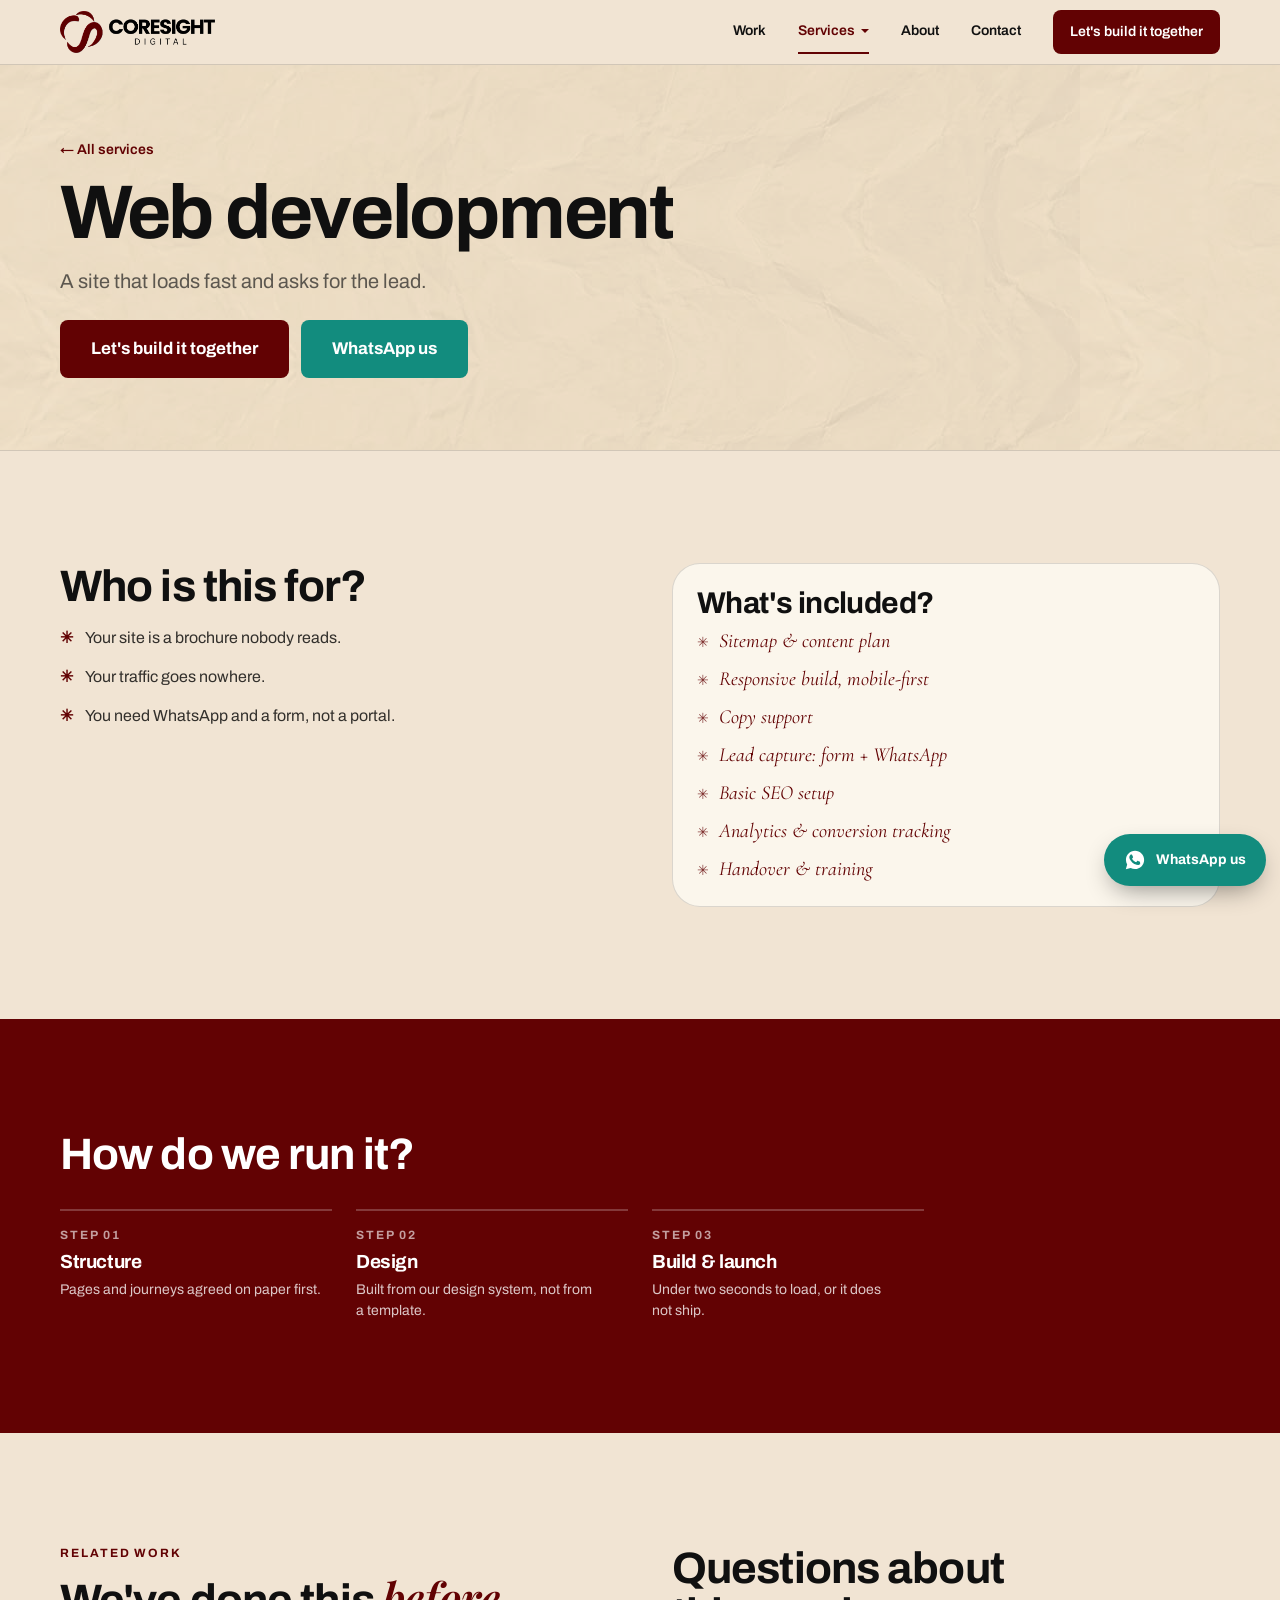
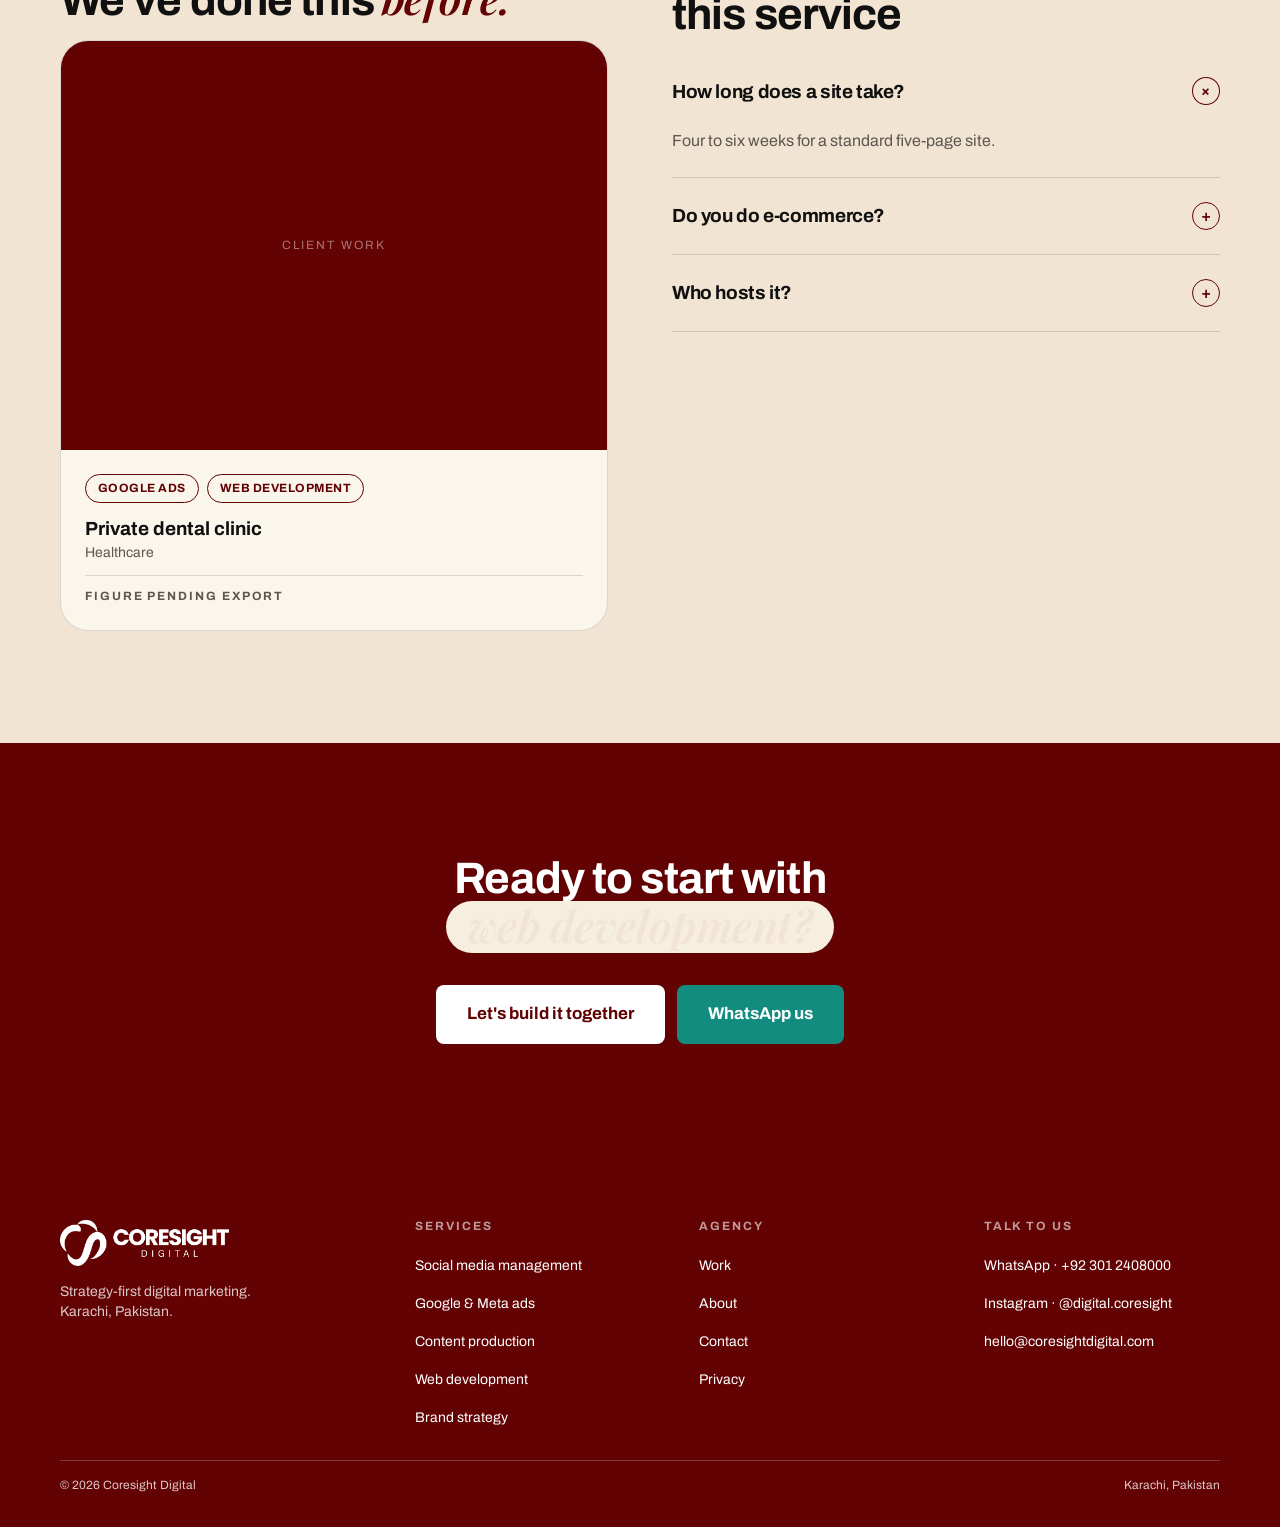
<file: service-web-development.html>
<!DOCTYPE html><html lang="en"><head>
<meta charset="utf-8"><meta name="viewport" content="width=device-width,initial-scale=1">
<title>Web development — Coresight Digital</title><meta name="description" content="A site that loads fast and asks for the lead.">
<meta property="og:title" content="Web development — Coresight Digital"><meta property="og:description" content="A site that loads fast and asks for the lead."><meta property="og:type" content="website">
<link rel="icon" href="assets/logo-mark.png"><link rel="preconnect" href="https://fonts.gstatic.com" crossorigin>
<link rel="stylesheet" href="css/site.css"></head><body>
<div class="loader" aria-hidden="true"><img class="loader__mark" src="assets/logo-mark.png" alt="" width="74" height="73"><span class="loader__bar"><i></i></span></div><header class="hdr"><div class="wrap"><div class="hdr__bar">
<a class="hdr__logo" href="index.html" aria-label="Coresight Digital home"><img src="assets/logo.png" alt="Coresight Digital" width="155" height="42"></a>
<nav class="nav" aria-label="Main">
<a href="work.html">Work</a>
<span class="drop"><a href="services.html" class="is-active">Services</a>
<span class="drop__menu"><a href="service-social-media-marketing.html">Social media management</a><a href="service-google-meta-ads.html">Google &amp; Meta ads</a><a href="service-content-production.html">Content production</a><a href="service-web-development.html">Web development</a><a href="service-brand-strategy.html">Brand strategy</a></span></span>
<a href="about.html">About</a>
<a href="contact.html">Contact</a>
<a class="btn btn--sm" href="contact.html">Let's build it together</a></nav>
<button class="burger" aria-label="Menu" aria-expanded="false" aria-controls="mnav"><span></span><span></span><span></span></button>
</div></div>
<div class="mnav" id="mnav"><div class="mnav__inner">
<a href="work.html">Work</a><a href="services.html">Services</a>
<a class="sub" href="service-social-media-marketing.html">Social media management</a><a class="sub" href="service-google-meta-ads.html">Google &amp; Meta ads</a><a class="sub" href="service-content-production.html">Content production</a><a class="sub" href="service-web-development.html">Web development</a><a class="sub" href="service-brand-strategy.html">Brand strategy</a>
<a href="about.html">About</a><a href="contact.html">Contact</a>
<a class="btn" href="contact.html">Let's build it together</a></div></div></header><main>
<section class="hero paper"><div class="wrap"><div style="padding:clamp(36px,7vw,72px) 0">
<a class="reveal" href="services.html" style="font-size:var(--fs-sm);font-weight:600;text-decoration:none">&larr; All services</a>
<h1 class="reveal" style="--d:60ms;margin-top:var(--space-4);max-width:15ch">Web development</h1>
<p class="lead reveal" style="--d:120ms">A site that loads fast and asks for the lead.</p>
<div class="btn-row reveal" style="--d:180ms;margin-top:var(--space-5)"><a class="btn btn--lg" href="contact.html">Let's build it together</a>
<a class="btn btn--lg btn--wa" href="https://wa.me/923012408000" target="_blank" rel="noopener">WhatsApp us</a></div></div></div></section>

<section class="section"><div class="wrap"><div class="grid grid--2" style="gap:var(--space-8);align-items:start">
<div><h2 class="reveal">Who is this for?</h2>
<ul class="ticks reveal"><li>Your site is a brochure nobody reads.</li><li>Your traffic goes nowhere.</li><li>You need WhatsApp and a form, not a portal.</li></ul></div>
<div class="card reveal" style="--d:120ms"><h3 style="font-size:var(--fs-h3)">What's included?</h3>
<ul class="deliverables"><li>Sitemap &amp; content plan</li><li>Responsive build, mobile-first</li><li>Copy support</li><li>Lead capture: form + WhatsApp</li><li>Basic SEO setup</li><li>Analytics &amp; conversion tracking</li><li>Handover &amp; training</li></ul></div>
</div></div></section>

<section class="band"><div class="wrap section">
<h2 class="reveal" style="max-width:18ch">How do we run it?</h2>
<div class="steps" style="margin-top:var(--space-6)" data-stagger>
<div class="step reveal"><div class="eyebrow" style="margin:0">Step 01</div><h3>Structure</h3><p>Pages and journeys agreed on paper first.</p></div><div class="step reveal"><div class="eyebrow" style="margin:0">Step 02</div><h3>Design</h3><p>Built from our design system, not from a template.</p></div><div class="step reveal"><div class="eyebrow" style="margin:0">Step 03</div><h3>Build &amp; launch</h3><p>Under two seconds to load, or it does not ship.</p></div>
</div></div></section>

<section class="section"><div class="wrap"><div class="grid grid--2" style="gap:var(--space-8);align-items:start">
<div><div class="eyebrow reveal">Related work</div><h2 class="reveal">We've done this <span class="accent">before.</span></h2>
<a class="work reveal" href="case-dental-clinic.html" data-service="web">
<div class="work__thumb">Client work</div><div class="work__body">
<div class="tags"><span class="tag">Google ads</span><span class="tag">Web development</span></div>
<div><div class="work__name">Private dental clinic</div><div class="muted" style="font-size:var(--fs-sm)">Healthcare</div></div>
<div class="work__pending">Figure pending export</div></div></a></div>
<div><h2 class="reveal">Questions about this service</h2>
<div class="reveal"><div class="faq is-open"><button class="faq__q" aria-expanded="true">How long does a site take?<i>+</i></button><div class="faq__a"><p>Four to six weeks for a standard five-page site.</p></div></div><div class="faq"><button class="faq__q" aria-expanded="false">Do you do e-commerce?<i>+</i></button><div class="faq__a"><p>Small catalogues, yes. Large marketplaces, no.</p></div></div><div class="faq"><button class="faq__q" aria-expanded="false">Who hosts it?<i>+</i></button><div class="faq__a"><p>You own the hosting and the domain.</p></div></div></div></div>
</div></div></section>
<section class="band"><div class="wrap wrap--narrow section" style="text-align:center">
<h2 class="reveal">Ready to start with <span class="accent accent--oval">web development?</span></h2>

<div class="btn-row reveal" style="justify-content:center;margin-top:var(--space-6)">
<a class="btn btn--lg btn--on-brand" href="contact.html">Let's build it together</a>
<a class="btn btn--lg btn--wa" href="https://wa.me/923012408000" target="_blank" rel="noopener">WhatsApp us</a></div></div></section>
</main><footer class="ftr"><div class="wrap"><div class="ftr__grid">
<div><img class="ftr__logo" src="assets/logo-light.png" alt="Coresight Digital" width="169" height="46">
<p style="margin-top:var(--space-4);color:var(--on-brand-muted);font-size:var(--fs-sm);max-width:30ch">Strategy-first digital marketing. Karachi, Pakistan.</p></div>
<div><h4>Services</h4><div class="ftr__links"><a href="service-social-media-marketing.html">Social media management</a><a href="service-google-meta-ads.html">Google &amp; Meta ads</a><a href="service-content-production.html">Content production</a><a href="service-web-development.html">Web development</a><a href="service-brand-strategy.html">Brand strategy</a></div></div>
<div><h4>Agency</h4><div class="ftr__links"><a href="work.html">Work</a><a href="about.html">About</a><a href="contact.html">Contact</a><a href="privacy.html">Privacy</a></div></div>
<div><h4>Talk to us</h4><div class="ftr__links"><a href="https://wa.me/923012408000" target="_blank" rel="noopener">WhatsApp · +92 301 2408000</a><a href="https://www.instagram.com/digital.coresight/" target="_blank" rel="noopener">Instagram · @digital.coresight</a><a href="mailto:hello@coresightdigital.com">hello@coresightdigital.com</a></div></div>
</div><div class="ftr__base"><span>&copy; 2026 Coresight Digital</span><span>Karachi, Pakistan</span></div></div></footer>
<a class="fab" href="https://wa.me/923012408000" target="_blank" rel="noopener" aria-label="WhatsApp us">
<svg width="22" height="22" viewBox="0 0 24 24" fill="currentColor" aria-hidden="true"><path d="M12.04 2C6.58 2 2.13 6.45 2.13 11.91c0 1.75.46 3.46 1.32 4.96L2 22l5.25-1.38a9.9 9.9 0 0 0 4.79 1.22h.01c5.46 0 9.91-4.45 9.91-9.91S17.5 2 12.04 2Zm5.8 14.1c-.24.68-1.4 1.3-1.94 1.34-.5.04-1.13.2-3.66-.77-3.08-1.2-5.04-4.3-5.19-4.5-.15-.2-1.23-1.64-1.23-3.13s.78-2.22 1.06-2.53c.27-.3.6-.38.8-.38h.57c.19 0 .43-.03.67.51.24.55.83 1.9.9 2.04.07.14.12.3.02.5-.1.2-.15.32-.3.5-.15.17-.31.38-.44.51-.15.15-.3.31-.13.6.17.3.75 1.24 1.6 2 1.11.98 2.04 1.29 2.33 1.44.29.15.46.13.63-.08.17-.2.72-.84.92-1.13.19-.3.38-.24.64-.15.26.1 1.62.77 1.9.9.28.15.46.22.53.34.07.12.07.68-.17 1.36Z"/></svg><span>WhatsApp us</span></a>
<script src="js/site.js" defer></script></body></html>
</file>
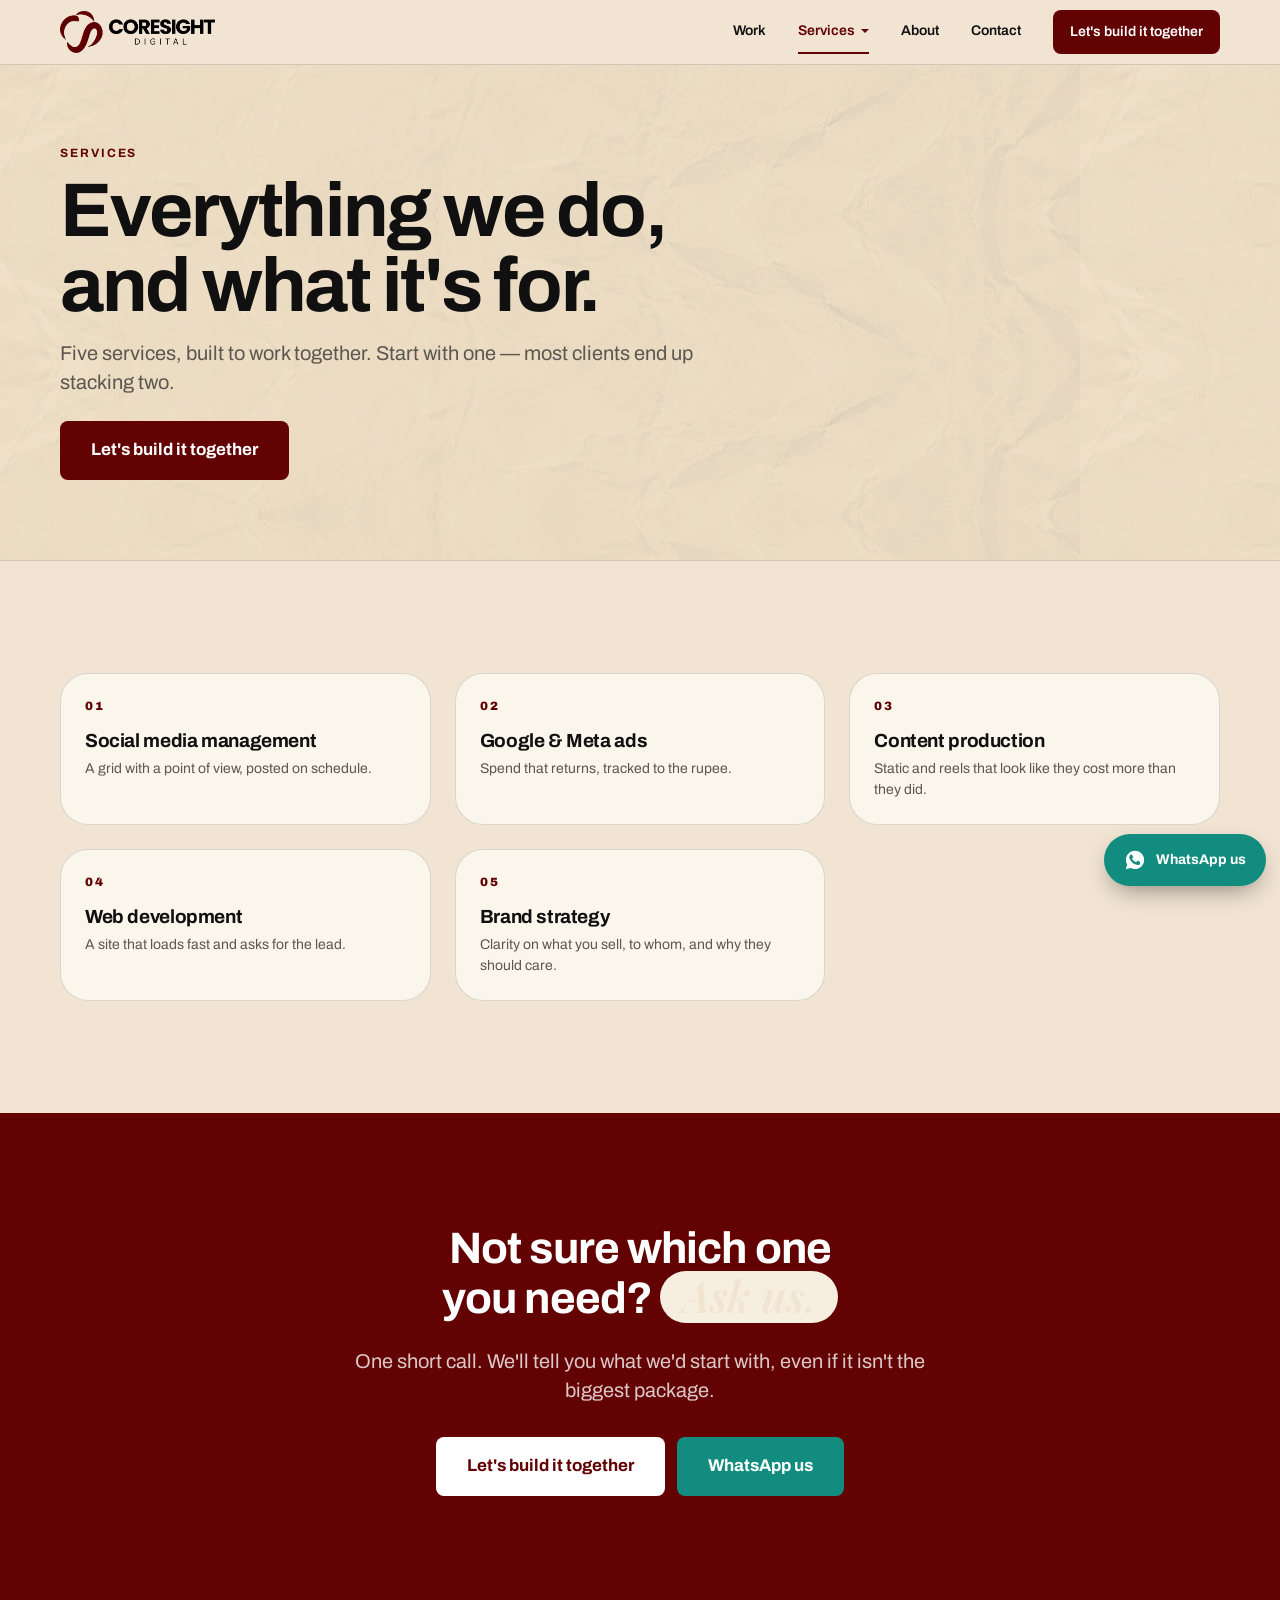
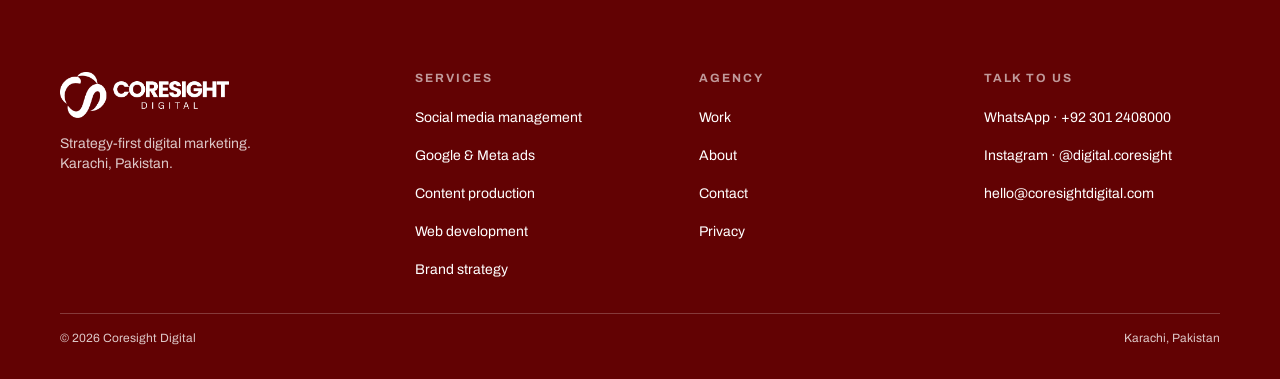
<file: services.html>
<!DOCTYPE html><html lang="en"><head>
<meta charset="utf-8"><meta name="viewport" content="width=device-width,initial-scale=1">
<title>Services — Coresight Digital</title><meta name="description" content="Social media management, Google &amp; Meta ads, content production, web development and brand strategy.">
<meta property="og:title" content="Services — Coresight Digital"><meta property="og:description" content="Social media management, Google &amp; Meta ads, content production, web development and brand strategy."><meta property="og:type" content="website">
<link rel="icon" href="assets/logo-mark.png"><link rel="preconnect" href="https://fonts.gstatic.com" crossorigin>
<link rel="stylesheet" href="css/site.css"></head><body>
<div class="loader" aria-hidden="true"><img class="loader__mark" src="assets/logo-mark.png" alt="" width="74" height="73"><span class="loader__bar"><i></i></span></div><header class="hdr"><div class="wrap"><div class="hdr__bar">
<a class="hdr__logo" href="index.html" aria-label="Coresight Digital home"><img src="assets/logo.png" alt="Coresight Digital" width="155" height="42"></a>
<nav class="nav" aria-label="Main">
<a href="work.html">Work</a>
<span class="drop"><a href="services.html" class="is-active">Services</a>
<span class="drop__menu"><a href="service-social-media-marketing.html">Social media management</a><a href="service-google-meta-ads.html">Google &amp; Meta ads</a><a href="service-content-production.html">Content production</a><a href="service-web-development.html">Web development</a><a href="service-brand-strategy.html">Brand strategy</a></span></span>
<a href="about.html">About</a>
<a href="contact.html">Contact</a>
<a class="btn btn--sm" href="contact.html">Let's build it together</a></nav>
<button class="burger" aria-label="Menu" aria-expanded="false" aria-controls="mnav"><span></span><span></span><span></span></button>
</div></div>
<div class="mnav" id="mnav"><div class="mnav__inner">
<a href="work.html">Work</a><a href="services.html">Services</a>
<a class="sub" href="service-social-media-marketing.html">Social media management</a><a class="sub" href="service-google-meta-ads.html">Google &amp; Meta ads</a><a class="sub" href="service-content-production.html">Content production</a><a class="sub" href="service-web-development.html">Web development</a><a class="sub" href="service-brand-strategy.html">Brand strategy</a>
<a href="about.html">About</a><a href="contact.html">Contact</a>
<a class="btn" href="contact.html">Let's build it together</a></div></div></header><main><section class="hero paper"><div class="wrap"><div style="padding:clamp(40px,8vw,80px) 0">
<div class="eyebrow reveal">Services</div><h1 class="reveal" style="--d:60ms;max-width:16ch">Everything we do, and what it's for.</h1>
<p class="lead reveal" style="--d:120ms">Five services, built to work together. Start with one — most clients end up stacking two.</p>
<div class="btn-row reveal" style="--d:180ms;margin-top:var(--space-5)"><a class="btn btn--lg" href="contact.html">Let's build it together</a></div>
</div></div></section>
<section class="section"><div class="wrap"><div class="grid grid--3" data-stagger>
<a class="card reveal" href="service-social-media-marketing.html"><div class="card__num">01</div><h3>Social media management</h3><p>A grid with a point of view, posted on schedule.</p></a><a class="card reveal" href="service-google-meta-ads.html"><div class="card__num">02</div><h3>Google &amp; Meta ads</h3><p>Spend that returns, tracked to the rupee.</p></a><a class="card reveal" href="service-content-production.html"><div class="card__num">03</div><h3>Content production</h3><p>Static and reels that look like they cost more than they did.</p></a><a class="card reveal" href="service-web-development.html"><div class="card__num">04</div><h3>Web development</h3><p>A site that loads fast and asks for the lead.</p></a><a class="card reveal" href="service-brand-strategy.html"><div class="card__num">05</div><h3>Brand strategy</h3><p>Clarity on what you sell, to whom, and why they should care.</p></a>
</div></div></section>
<section class="band"><div class="wrap wrap--narrow section" style="text-align:center">
<h2 class="reveal">Not sure which one you need? <span class="accent accent--oval">Ask us.</span></h2>
<p class="lead reveal" style="margin:var(--space-5) auto 0;max-width:52ch">One short call. We'll tell you what we'd start with, even if it isn't the biggest package.</p>
<div class="btn-row reveal" style="justify-content:center;margin-top:var(--space-6)">
<a class="btn btn--lg btn--on-brand" href="contact.html">Let's build it together</a>
<a class="btn btn--lg btn--wa" href="https://wa.me/923012408000" target="_blank" rel="noopener">WhatsApp us</a></div></div></section>
</main><footer class="ftr"><div class="wrap"><div class="ftr__grid">
<div><img class="ftr__logo" src="assets/logo-light.png" alt="Coresight Digital" width="169" height="46">
<p style="margin-top:var(--space-4);color:var(--on-brand-muted);font-size:var(--fs-sm);max-width:30ch">Strategy-first digital marketing. Karachi, Pakistan.</p></div>
<div><h4>Services</h4><div class="ftr__links"><a href="service-social-media-marketing.html">Social media management</a><a href="service-google-meta-ads.html">Google &amp; Meta ads</a><a href="service-content-production.html">Content production</a><a href="service-web-development.html">Web development</a><a href="service-brand-strategy.html">Brand strategy</a></div></div>
<div><h4>Agency</h4><div class="ftr__links"><a href="work.html">Work</a><a href="about.html">About</a><a href="contact.html">Contact</a><a href="privacy.html">Privacy</a></div></div>
<div><h4>Talk to us</h4><div class="ftr__links"><a href="https://wa.me/923012408000" target="_blank" rel="noopener">WhatsApp · +92 301 2408000</a><a href="https://www.instagram.com/digital.coresight/" target="_blank" rel="noopener">Instagram · @digital.coresight</a><a href="mailto:hello@coresightdigital.com">hello@coresightdigital.com</a></div></div>
</div><div class="ftr__base"><span>&copy; 2026 Coresight Digital</span><span>Karachi, Pakistan</span></div></div></footer>
<a class="fab" href="https://wa.me/923012408000" target="_blank" rel="noopener" aria-label="WhatsApp us">
<svg width="22" height="22" viewBox="0 0 24 24" fill="currentColor" aria-hidden="true"><path d="M12.04 2C6.58 2 2.13 6.45 2.13 11.91c0 1.75.46 3.46 1.32 4.96L2 22l5.25-1.38a9.9 9.9 0 0 0 4.79 1.22h.01c5.46 0 9.91-4.45 9.91-9.91S17.5 2 12.04 2Zm5.8 14.1c-.24.68-1.4 1.3-1.94 1.34-.5.04-1.13.2-3.66-.77-3.08-1.2-5.04-4.3-5.19-4.5-.15-.2-1.23-1.64-1.23-3.13s.78-2.22 1.06-2.53c.27-.3.6-.38.8-.38h.57c.19 0 .43-.03.67.51.24.55.83 1.9.9 2.04.07.14.12.3.02.5-.1.2-.15.32-.3.5-.15.17-.31.38-.44.51-.15.15-.3.31-.13.6.17.3.75 1.24 1.6 2 1.11.98 2.04 1.29 2.33 1.44.29.15.46.13.63-.08.17-.2.72-.84.92-1.13.19-.3.38-.24.64-.15.26.1 1.62.77 1.9.9.28.15.46.22.53.34.07.12.07.68-.17 1.36Z"/></svg><span>WhatsApp us</span></a>
<script src="js/site.js" defer></script></body></html>
</file>
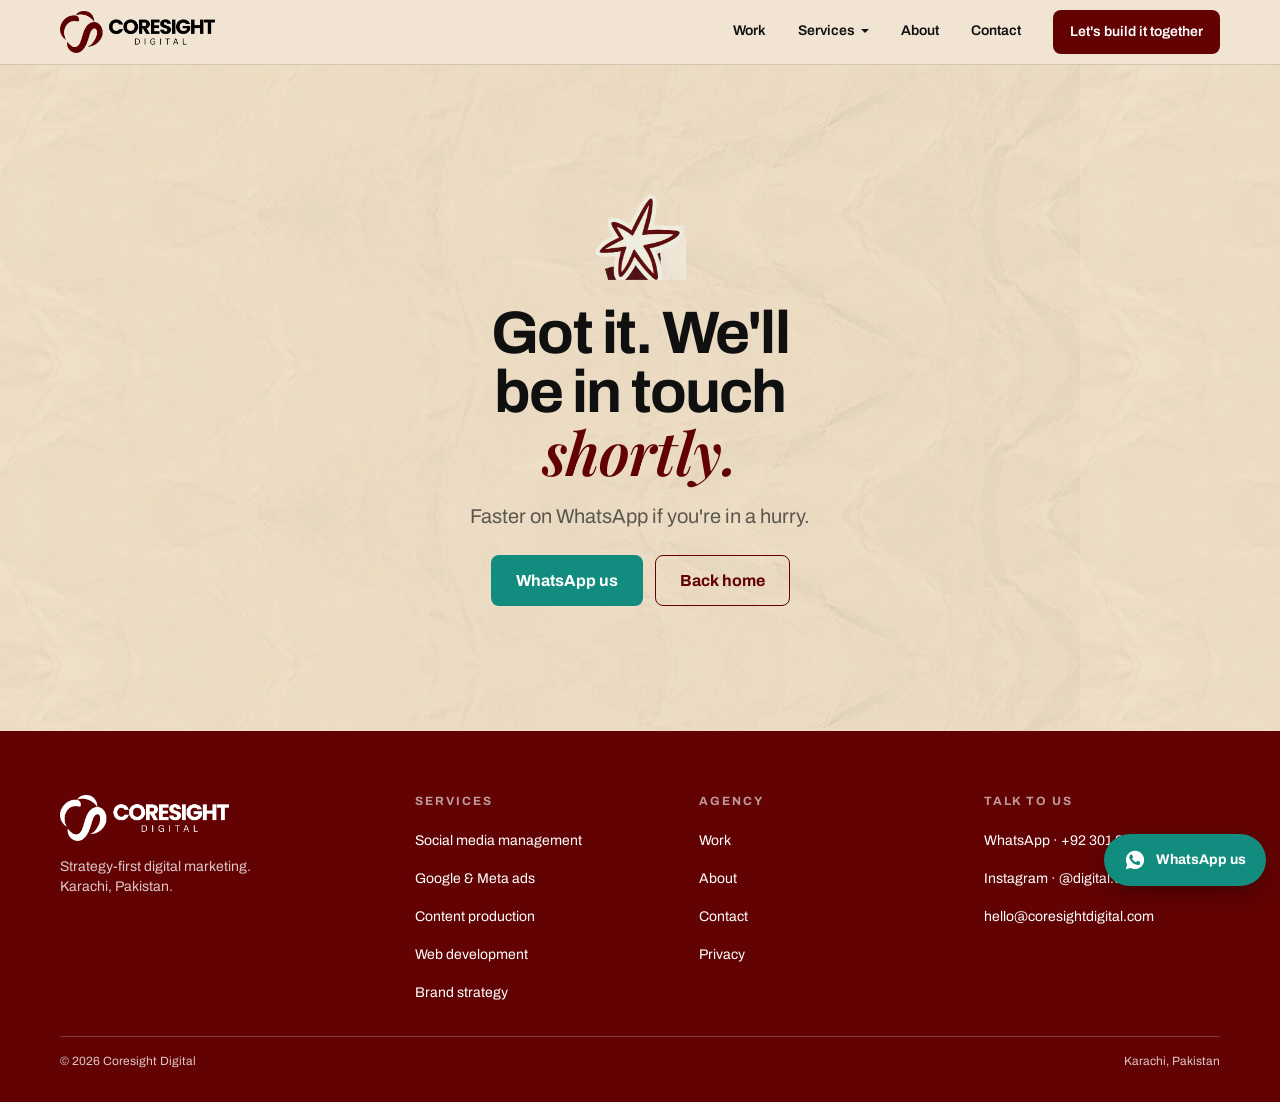
<file: thank-you.html>
<!DOCTYPE html><html lang="en"><head>
<meta charset="utf-8"><meta name="viewport" content="width=device-width,initial-scale=1">
<title>Thank you — Coresight Digital</title><meta name="description" content="We have your message.">
<meta name="robots" content="noindex,nofollow">
<meta property="og:title" content="Thank you — Coresight Digital"><meta property="og:description" content="We have your message."><meta property="og:type" content="website">
<link rel="icon" href="assets/logo-mark.png"><link rel="preconnect" href="https://fonts.gstatic.com" crossorigin>
<link rel="stylesheet" href="css/site.css"></head><body>
<div class="loader" aria-hidden="true"><img class="loader__mark" src="assets/logo-mark.png" alt="" width="74" height="73"><span class="loader__bar"><i></i></span></div><header class="hdr"><div class="wrap"><div class="hdr__bar">
<a class="hdr__logo" href="index.html" aria-label="Coresight Digital home"><img src="assets/logo.png" alt="Coresight Digital" width="155" height="42"></a>
<nav class="nav" aria-label="Main">
<a href="work.html">Work</a>
<span class="drop"><a href="services.html">Services</a>
<span class="drop__menu"><a href="service-social-media-marketing.html">Social media management</a><a href="service-google-meta-ads.html">Google &amp; Meta ads</a><a href="service-content-production.html">Content production</a><a href="service-web-development.html">Web development</a><a href="service-brand-strategy.html">Brand strategy</a></span></span>
<a href="about.html">About</a>
<a href="contact.html">Contact</a>
<a class="btn btn--sm" href="contact.html">Let's build it together</a></nav>
<button class="burger" aria-label="Menu" aria-expanded="false" aria-controls="mnav"><span></span><span></span><span></span></button>
</div></div>
<div class="mnav" id="mnav"><div class="mnav__inner">
<a href="work.html">Work</a><a href="services.html">Services</a>
<a class="sub" href="service-social-media-marketing.html">Social media management</a><a class="sub" href="service-google-meta-ads.html">Google &amp; Meta ads</a><a class="sub" href="service-content-production.html">Content production</a><a class="sub" href="service-web-development.html">Web development</a><a class="sub" href="service-brand-strategy.html">Brand strategy</a>
<a href="about.html">About</a><a href="contact.html">Contact</a>
<a class="btn" href="contact.html">Let's build it together</a></div></div></header><main class="paper" style="min-height:74vh;display:grid;place-items:center;text-align:center">
<div style="padding:var(--space-9) var(--gutter);max-width:46ch">
<img class="reveal reveal--pop" src="assets/motif-asterisk.png" alt="" width="92" height="90" style="width:92px;margin:0 auto var(--space-5)">
<h1 class="reveal" style="--d:80ms">Got it. We'll be in touch <span class="accent">shortly.</span></h1>
<p class="lead reveal" style="--d:140ms;margin-left:auto;margin-right:auto">Faster on WhatsApp if you're in a hurry.</p>
<div class="btn-row reveal" style="--d:200ms;justify-content:center;margin-top:var(--space-5)">
<a class="btn btn--wa" href="https://wa.me/923012408000" target="_blank" rel="noopener">WhatsApp us</a>
<a class="btn btn--secondary" href="index.html">Back home</a></div>
</div></main><footer class="ftr"><div class="wrap"><div class="ftr__grid">
<div><img class="ftr__logo" src="assets/logo-light.png" alt="Coresight Digital" width="169" height="46">
<p style="margin-top:var(--space-4);color:var(--on-brand-muted);font-size:var(--fs-sm);max-width:30ch">Strategy-first digital marketing. Karachi, Pakistan.</p></div>
<div><h4>Services</h4><div class="ftr__links"><a href="service-social-media-marketing.html">Social media management</a><a href="service-google-meta-ads.html">Google &amp; Meta ads</a><a href="service-content-production.html">Content production</a><a href="service-web-development.html">Web development</a><a href="service-brand-strategy.html">Brand strategy</a></div></div>
<div><h4>Agency</h4><div class="ftr__links"><a href="work.html">Work</a><a href="about.html">About</a><a href="contact.html">Contact</a><a href="privacy.html">Privacy</a></div></div>
<div><h4>Talk to us</h4><div class="ftr__links"><a href="https://wa.me/923012408000" target="_blank" rel="noopener">WhatsApp · +92 301 2408000</a><a href="https://www.instagram.com/digital.coresight/" target="_blank" rel="noopener">Instagram · @digital.coresight</a><a href="mailto:hello@coresightdigital.com">hello@coresightdigital.com</a></div></div>
</div><div class="ftr__base"><span>&copy; 2026 Coresight Digital</span><span>Karachi, Pakistan</span></div></div></footer>
<a class="fab" href="https://wa.me/923012408000" target="_blank" rel="noopener" aria-label="WhatsApp us">
<svg width="22" height="22" viewBox="0 0 24 24" fill="currentColor" aria-hidden="true"><path d="M12.04 2C6.58 2 2.13 6.45 2.13 11.91c0 1.75.46 3.46 1.32 4.96L2 22l5.25-1.38a9.9 9.9 0 0 0 4.79 1.22h.01c5.46 0 9.91-4.45 9.91-9.91S17.5 2 12.04 2Zm5.8 14.1c-.24.68-1.4 1.3-1.94 1.34-.5.04-1.13.2-3.66-.77-3.08-1.2-5.04-4.3-5.19-4.5-.15-.2-1.23-1.64-1.23-3.13s.78-2.22 1.06-2.53c.27-.3.6-.38.8-.38h.57c.19 0 .43-.03.67.51.24.55.83 1.9.9 2.04.07.14.12.3.02.5-.1.2-.15.32-.3.5-.15.17-.31.38-.44.51-.15.15-.3.31-.13.6.17.3.75 1.24 1.6 2 1.11.98 2.04 1.29 2.33 1.44.29.15.46.13.63-.08.17-.2.72-.84.92-1.13.19-.3.38-.24.64-.15.26.1 1.62.77 1.9.9.28.15.46.22.53.34.07.12.07.68-.17 1.36Z"/></svg><span>WhatsApp us</span></a>
<script src="js/site.js" defer></script></body></html>
</file>
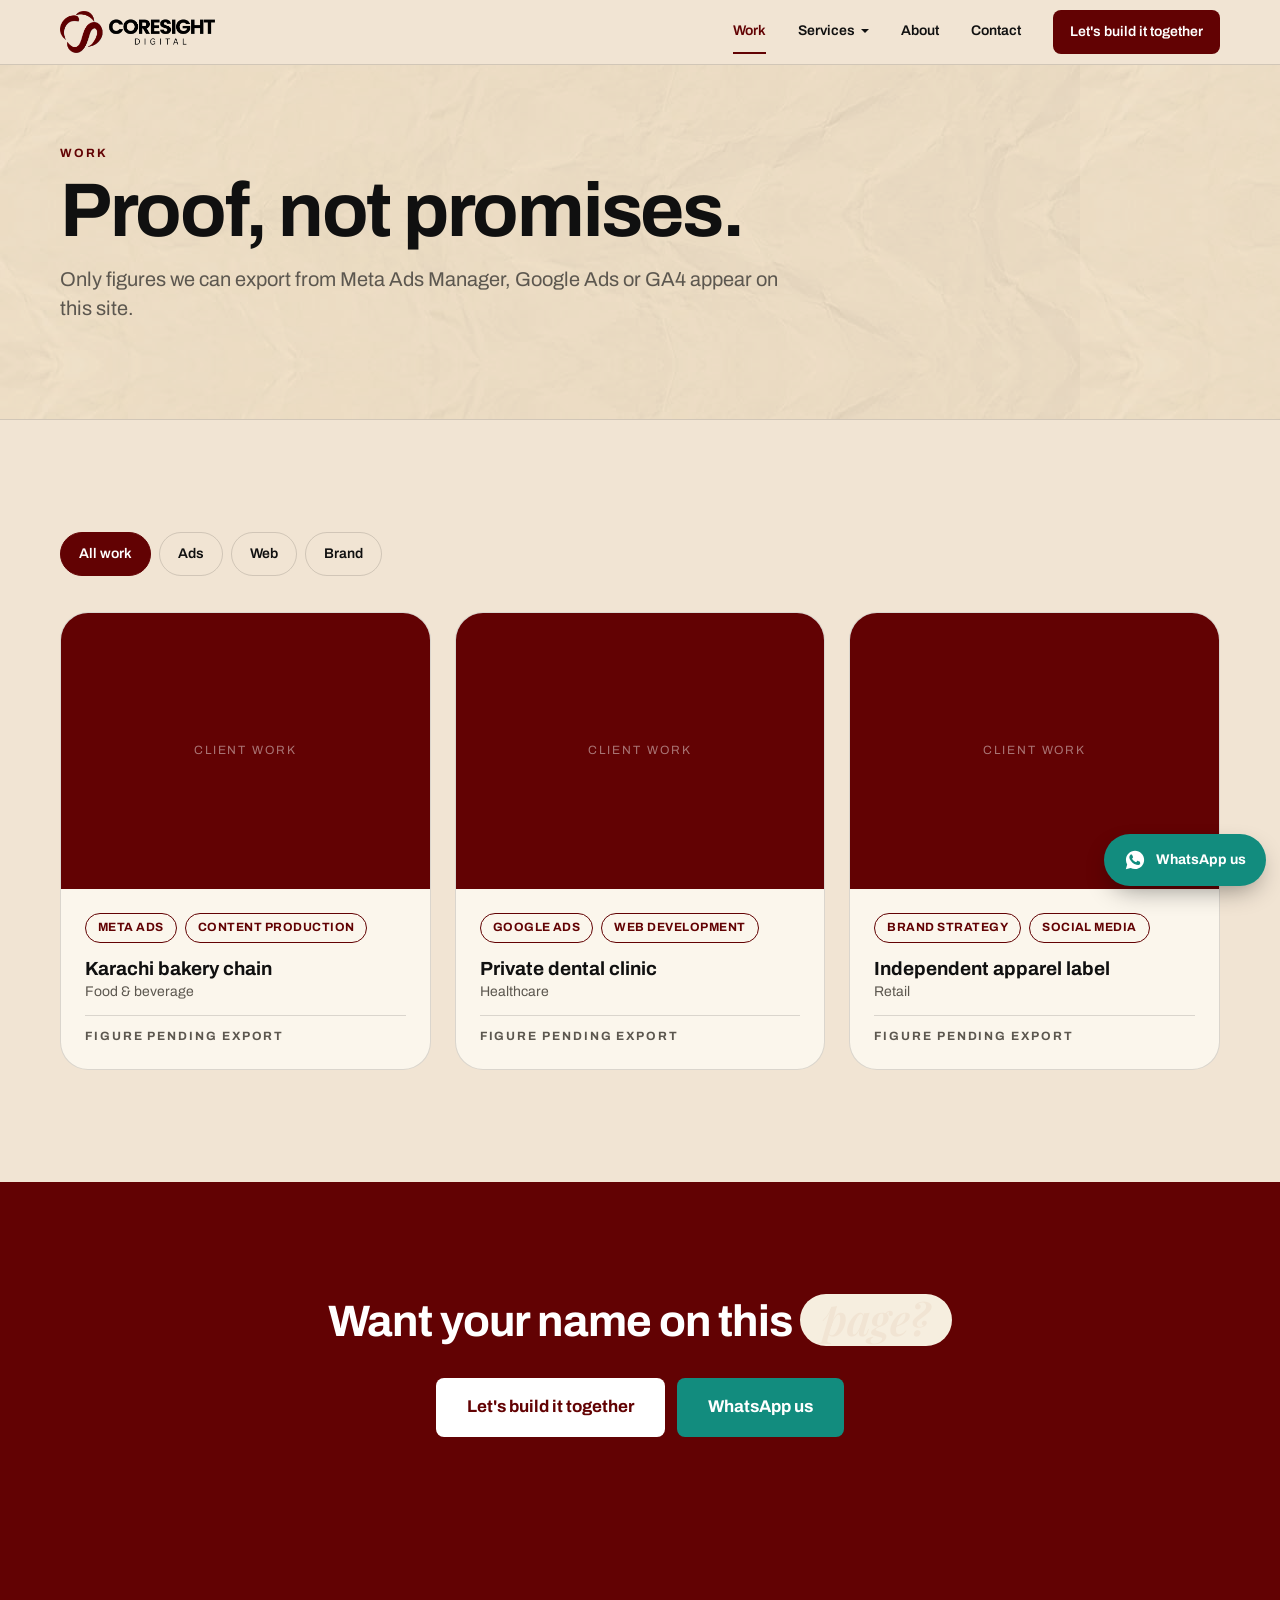
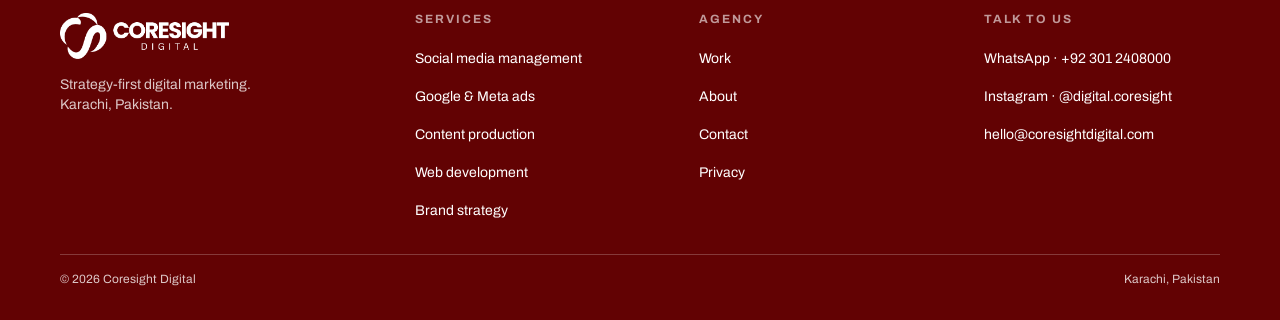
<file: work.html>
<!DOCTYPE html><html lang="en"><head>
<meta charset="utf-8"><meta name="viewport" content="width=device-width,initial-scale=1">
<title>Work — Coresight Digital</title><meta name="description" content="Client results from Karachi and across Pakistan. Only figures exportable from Meta Ads Manager, Google Ads or GA4.">
<meta property="og:title" content="Work — Coresight Digital"><meta property="og:description" content="Client results from Karachi and across Pakistan. Only figures exportable from Meta Ads Manager, Google Ads or GA4."><meta property="og:type" content="website">
<link rel="icon" href="assets/logo-mark.png"><link rel="preconnect" href="https://fonts.gstatic.com" crossorigin>
<link rel="stylesheet" href="css/site.css"></head><body>
<div class="loader" aria-hidden="true"><img class="loader__mark" src="assets/logo-mark.png" alt="" width="74" height="73"><span class="loader__bar"><i></i></span></div><header class="hdr"><div class="wrap"><div class="hdr__bar">
<a class="hdr__logo" href="index.html" aria-label="Coresight Digital home"><img src="assets/logo.png" alt="Coresight Digital" width="155" height="42"></a>
<nav class="nav" aria-label="Main">
<a href="work.html" class="is-active">Work</a>
<span class="drop"><a href="services.html">Services</a>
<span class="drop__menu"><a href="service-social-media-marketing.html">Social media management</a><a href="service-google-meta-ads.html">Google &amp; Meta ads</a><a href="service-content-production.html">Content production</a><a href="service-web-development.html">Web development</a><a href="service-brand-strategy.html">Brand strategy</a></span></span>
<a href="about.html">About</a>
<a href="contact.html">Contact</a>
<a class="btn btn--sm" href="contact.html">Let's build it together</a></nav>
<button class="burger" aria-label="Menu" aria-expanded="false" aria-controls="mnav"><span></span><span></span><span></span></button>
</div></div>
<div class="mnav" id="mnav"><div class="mnav__inner">
<a href="work.html">Work</a><a href="services.html">Services</a>
<a class="sub" href="service-social-media-marketing.html">Social media management</a><a class="sub" href="service-google-meta-ads.html">Google &amp; Meta ads</a><a class="sub" href="service-content-production.html">Content production</a><a class="sub" href="service-web-development.html">Web development</a><a class="sub" href="service-brand-strategy.html">Brand strategy</a>
<a href="about.html">About</a><a href="contact.html">Contact</a>
<a class="btn" href="contact.html">Let's build it together</a></div></div></header><main><section class="hero paper"><div class="wrap"><div style="padding:clamp(40px,8vw,80px) 0">
<div class="eyebrow reveal">Work</div><h1 class="reveal" style="--d:60ms;max-width:17ch">Proof, not promises.</h1>
<p class="lead reveal" style="--d:120ms">Only figures we can export from Meta Ads Manager, Google Ads or GA4 appear on this site.</p>

</div></div></section>
<section class="section"><div class="wrap">
<div class="chips reveal" style="margin-bottom:var(--space-6)">
<button class="chip is-active" data-filter="all">All work</button>
<button class="chip" data-filter="ads">Ads</button>
<button class="chip" data-filter="web">Web</button>
<button class="chip" data-filter="brand">Brand</button></div>
<div class="grid grid--3" data-stagger><a class="work reveal" href="case-karachi-bakery.html" data-service="ads">
<div class="work__thumb">Client work</div><div class="work__body">
<div class="tags"><span class="tag">Meta ads</span><span class="tag">Content production</span></div>
<div><div class="work__name">Karachi bakery chain</div><div class="muted" style="font-size:var(--fs-sm)">Food &amp; beverage</div></div>
<div class="work__pending">Figure pending export</div></div></a><a class="work reveal" href="case-dental-clinic.html" data-service="web">
<div class="work__thumb">Client work</div><div class="work__body">
<div class="tags"><span class="tag">Google ads</span><span class="tag">Web development</span></div>
<div><div class="work__name">Private dental clinic</div><div class="muted" style="font-size:var(--fs-sm)">Healthcare</div></div>
<div class="work__pending">Figure pending export</div></div></a><a class="work reveal" href="case-apparel-label.html" data-service="brand">
<div class="work__thumb">Client work</div><div class="work__body">
<div class="tags"><span class="tag">Brand strategy</span><span class="tag">Social media</span></div>
<div><div class="work__name">Independent apparel label</div><div class="muted" style="font-size:var(--fs-sm)">Retail</div></div>
<div class="work__pending">Figure pending export</div></div></a></div>
</div></section>
<section class="band"><div class="wrap wrap--narrow section" style="text-align:center">
<h2 class="reveal">Want your name on this <span class="accent accent--oval">page?</span></h2>

<div class="btn-row reveal" style="justify-content:center;margin-top:var(--space-6)">
<a class="btn btn--lg btn--on-brand" href="contact.html">Let's build it together</a>
<a class="btn btn--lg btn--wa" href="https://wa.me/923012408000" target="_blank" rel="noopener">WhatsApp us</a></div></div></section>
</main><footer class="ftr"><div class="wrap"><div class="ftr__grid">
<div><img class="ftr__logo" src="assets/logo-light.png" alt="Coresight Digital" width="169" height="46">
<p style="margin-top:var(--space-4);color:var(--on-brand-muted);font-size:var(--fs-sm);max-width:30ch">Strategy-first digital marketing. Karachi, Pakistan.</p></div>
<div><h4>Services</h4><div class="ftr__links"><a href="service-social-media-marketing.html">Social media management</a><a href="service-google-meta-ads.html">Google &amp; Meta ads</a><a href="service-content-production.html">Content production</a><a href="service-web-development.html">Web development</a><a href="service-brand-strategy.html">Brand strategy</a></div></div>
<div><h4>Agency</h4><div class="ftr__links"><a href="work.html">Work</a><a href="about.html">About</a><a href="contact.html">Contact</a><a href="privacy.html">Privacy</a></div></div>
<div><h4>Talk to us</h4><div class="ftr__links"><a href="https://wa.me/923012408000" target="_blank" rel="noopener">WhatsApp · +92 301 2408000</a><a href="https://www.instagram.com/digital.coresight/" target="_blank" rel="noopener">Instagram · @digital.coresight</a><a href="mailto:hello@coresightdigital.com">hello@coresightdigital.com</a></div></div>
</div><div class="ftr__base"><span>&copy; 2026 Coresight Digital</span><span>Karachi, Pakistan</span></div></div></footer>
<a class="fab" href="https://wa.me/923012408000" target="_blank" rel="noopener" aria-label="WhatsApp us">
<svg width="22" height="22" viewBox="0 0 24 24" fill="currentColor" aria-hidden="true"><path d="M12.04 2C6.58 2 2.13 6.45 2.13 11.91c0 1.75.46 3.46 1.32 4.96L2 22l5.25-1.38a9.9 9.9 0 0 0 4.79 1.22h.01c5.46 0 9.91-4.45 9.91-9.91S17.5 2 12.04 2Zm5.8 14.1c-.24.68-1.4 1.3-1.94 1.34-.5.04-1.13.2-3.66-.77-3.08-1.2-5.04-4.3-5.19-4.5-.15-.2-1.23-1.64-1.23-3.13s.78-2.22 1.06-2.53c.27-.3.6-.38.8-.38h.57c.19 0 .43-.03.67.51.24.55.83 1.9.9 2.04.07.14.12.3.02.5-.1.2-.15.32-.3.5-.15.17-.31.38-.44.51-.15.15-.3.31-.13.6.17.3.75 1.24 1.6 2 1.11.98 2.04 1.29 2.33 1.44.29.15.46.13.63-.08.17-.2.72-.84.92-1.13.19-.3.38-.24.64-.15.26.1 1.62.77 1.9.9.28.15.46.22.53.34.07.12.07.68-.17 1.36Z"/></svg><span>WhatsApp us</span></a>
<script src="js/site.js" defer></script></body></html>
</file>
<file: css/site.css>
/* Coresight Digital — site stylesheet. Generated from the design system tokens. */
@import url("https://fonts.googleapis.com/css2?family=Archivo:ital,wght@0,400;0,500;0,600;0,700;0,800;0,900;1,400;1,600&family=Playfair+Display:ital,wght@1,500;1,600;1,700&family=Cormorant+Garamond:ital,wght@1,400;1,500;1,600&display=swap");

:root{
--maroon-900:#3D0102;--maroon-800:#4E0102;--maroon-700:#620203;--maroon-600:#7A0E10;--maroon-500:#8B1113;--maroon-300:#B4595A;--maroon-100:#E8CFCF;
--cream-50:#FBF6EC;--cream-100:#F6EEDF;--cream-200:#F1E4D3;--cream-300:#E4D3BC;--cream-400:#CDB89D;
--ink-900:#101010;--ink-700:#33302C;--ink-500:#5C574F;--ink-300:#8C857A;--white:#fff;--wa:#128C7E;
--brand:var(--maroon-700);--surface-page:var(--cream-200);--text-body:var(--ink-700);--text-heading:var(--ink-900);--text-muted:var(--ink-500);
--border-hairline:rgba(16,16,16,.14);--border-on-brand:rgba(255,255,255,.22);--on-brand-muted:rgba(255,255,255,.78);
--font-display:"Archivo","Helvetica Neue",Helvetica,sans-serif;--font-body:var(--font-display);
--font-accent:"Playfair Display",Georgia,serif;--font-list:"Cormorant Garamond",Georgia,serif;
--fs-display:clamp(2.5rem,9vw,4.75rem);--fs-h1:clamp(2.125rem,7.5vw,3.75rem);--fs-h2:clamp(1.75rem,6vw,2.75rem);--fs-h3:clamp(1.375rem,4.5vw,1.875rem);--fs-h4:1.1875rem;
--fs-lead:clamp(1.0625rem,3.6vw,1.25rem);--fs-body:1rem;--fs-sm:.875rem;--fs-xs:.75rem;
--space-1:4px;--space-2:8px;--space-3:12px;--space-4:16px;--space-5:24px;--space-6:32px;--space-7:48px;--space-8:64px;--space-9:96px;
--container:1200px;--narrow:760px;--gutter:20px;--section-y:clamp(56px,9vw,112px);--tap:44px;
--radius-btn:8px;--radius-card:28px;--radius-note:4px;--radius-pill:999px;
--shadow-card:0 18px 40px -18px rgba(61,1,2,.45);--shadow-lift:0 26px 60px -22px rgba(61,1,2,.55);--shadow-note:0 8px 18px -8px rgba(16,16,16,.35);
--ease-out:cubic-bezier(.2,.7,.3,1);--dur:200ms;
}
*,*::before,*::after{box-sizing:border-box}
html{-webkit-text-size-adjust:100%;scroll-behavior:smooth}
body{margin:0;background:var(--surface-page);color:var(--text-body);font-family:var(--font-body);font-size:var(--fs-body);line-height:1.45;-webkit-font-smoothing:antialiased;overflow-x:hidden}
img{max-width:100%;display:block}
h1,h2,h3,h4{font-family:var(--font-display);color:var(--text-heading);font-weight:700;letter-spacing:-.02em;line-height:1.05;margin:0 0 var(--space-4);text-wrap:balance}
h1{font-size:var(--fs-h1);letter-spacing:-.03em;line-height:.98}h2{font-size:var(--fs-h2)}h3{font-size:var(--fs-h3)}h4{font-size:var(--fs-h4)}
p{margin:0 0 var(--space-4);max-width:66ch;text-wrap:pretty}
a{color:var(--brand);text-underline-offset:3px;transition:color var(--dur) var(--ease-out)}
a:hover{color:var(--maroon-500)}
:focus-visible{outline:2px solid var(--brand);outline-offset:3px}
.sr{position:absolute;width:1px;height:1px;overflow:hidden;clip:rect(0 0 0 0)}

/* surfaces */
.paper{position:relative;background-color:var(--surface-page);isolation:isolate}
.paper::before{content:"";position:absolute;inset:0;z-index:-1;pointer-events:none;background:url("../assets/texture-paper.png") repeat;background-size:1080px auto;opacity:.5;mix-blend-mode:multiply}
.gridpaper{position:relative;background-color:var(--cream-50);isolation:isolate}
.gridpaper::before{content:"";position:absolute;inset:0;z-index:-1;pointer-events:none;background:url("../assets/texture-grid.png") repeat;background-size:110px 110px;opacity:.5}
.band{background:var(--maroon-700);color:var(--white)}
.band h1,.band h2,.band h3{color:var(--white)}
.wrap{max-width:var(--container);margin:0 auto;padding:0 var(--gutter)}
.wrap--narrow{max-width:var(--narrow)}
.section{padding-top:var(--section-y);padding-bottom:var(--section-y)}
.eyebrow{font-size:var(--fs-xs);font-weight:700;letter-spacing:.16em;text-transform:uppercase;color:var(--brand);margin-bottom:var(--space-3)}
.band .eyebrow{color:rgba(255,255,255,.62)}
.accent{font-family:var(--font-accent);font-style:italic;font-weight:600;color:var(--maroon-700);letter-spacing:-.01em}
.band .accent,.accent--light{color:var(--cream-200)}
.accent--oval{display:inline-block;background:var(--cream-100);color:var(--ink-900);border-radius:var(--radius-pill);padding:.02em .5em .12em;line-height:1.05}
.lead{font-size:var(--fs-lead);color:var(--text-muted)}
.band .lead{color:var(--on-brand-muted)}
.muted{color:var(--text-muted)}
.hr{height:1px;background:var(--border-hairline);border:0;margin:var(--space-7) 0}

/* buttons */
.btn{display:inline-flex;align-items:center;justify-content:center;gap:10px;min-height:var(--tap);padding:13px 24px;border-radius:var(--radius-btn);
border:1px solid transparent;background:var(--brand);color:var(--white);font-weight:700;font-size:var(--fs-body);text-decoration:none;cursor:pointer;
transition:background var(--dur) var(--ease-out),color var(--dur) var(--ease-out),transform 120ms var(--ease-out),border-color var(--dur) var(--ease-out)}
.btn:hover{background:var(--maroon-500);color:var(--white)}
.btn:active{transform:scale(.98)}
.btn--lg{min-height:52px;padding:16px 30px;font-size:1.0625rem}
.btn--sm{min-height:40px;padding:10px 16px;font-size:var(--fs-sm)}
.btn--secondary{background:transparent;color:var(--brand);border-color:var(--brand)}
.btn--secondary:hover{background:var(--brand);color:var(--white)}
.btn--on-brand{background:var(--white);color:var(--brand)}
.btn--on-brand:hover{background:var(--cream-200);color:var(--brand)}
.btn--wa{background:var(--wa);color:#fff}.btn--wa:hover{background:#0F7A6D;color:#fff}
.btn-row{display:flex;gap:var(--space-3);flex-wrap:wrap}
@media(max-width:400px){.btn-row .btn{width:100%}}

/* header */
.hdr{position:sticky;top:0;z-index:50;background:var(--cream-200);border-bottom:1px solid var(--border-hairline);transition:box-shadow var(--dur) var(--ease-out),padding var(--dur) var(--ease-out)}
.hdr.is-stuck{box-shadow:0 10px 30px -22px rgba(61,1,2,.6)}
.hdr__bar{display:flex;align-items:center;justify-content:space-between;gap:var(--space-5);padding:10px 0;transition:padding var(--dur) var(--ease-out)}
.hdr.is-stuck .hdr__bar{padding:6px 0}
.hdr__logo{display:flex;align-items:center;min-height:var(--tap)}
.hdr__logo img{height:34px;width:auto;transition:height var(--dur) var(--ease-out)}
.hdr.is-stuck .hdr__logo img{height:28px}
@media(min-width:700px){.hdr__logo img{height:42px}.hdr.is-stuck .hdr__logo img{height:34px}}
.nav{display:none;align-items:center;gap:var(--space-6)}
.nav a{display:inline-flex;align-items:center;min-height:var(--tap);font-size:var(--fs-sm);font-weight:600;color:var(--text-heading);text-decoration:none;border-bottom:2px solid transparent}
.nav a:hover,.nav a.is-active{color:var(--brand);border-bottom-color:var(--brand)}
.nav a.btn{border-bottom:0;color:#fff}
.drop{position:relative}
.drop>a::after{content:"";display:inline-block;margin-left:6px;border:4px solid transparent;border-top-color:currentColor;transform:translateY(2px);transition:transform var(--dur) var(--ease-out)}
.drop:hover>a::after{transform:translateY(2px) rotate(180deg)}
.drop__menu{position:absolute;top:100%;left:-14px;min-width:264px;background:var(--cream-50);border:1px solid var(--border-hairline);border-radius:var(--radius-btn);
box-shadow:var(--shadow-card);padding:8px;display:flex;flex-direction:column;opacity:0;visibility:hidden;transform:translateY(-6px);transition:all var(--dur) var(--ease-out)}
.drop:hover .drop__menu,.drop:focus-within .drop__menu{opacity:1;visibility:visible;transform:none}
.drop__menu a{padding:0 12px;border-radius:6px;border-bottom:0}
.drop__menu a:hover{background:rgba(98,2,3,.07);border-bottom:0}
.burger{width:var(--tap);height:var(--tap);border:1px solid var(--border-hairline);border-radius:var(--radius-btn);background:transparent;display:grid;place-content:center;gap:5px;cursor:pointer}
.burger span{display:block;width:19px;height:2px;background:var(--ink-900);transition:transform var(--dur) var(--ease-out),opacity var(--dur) var(--ease-out)}
.burger.is-open span:nth-child(1){transform:translateY(7px) rotate(45deg)}
.burger.is-open span:nth-child(2){opacity:0}
.burger.is-open span:nth-child(3){transform:translateY(-7px) rotate(-45deg)}
.mnav{overflow:hidden;max-height:0;transition:max-height 420ms var(--ease-out);background:var(--cream-100);border-top:1px solid transparent}
.mnav.is-open{max-height:640px;border-top-color:var(--border-hairline)}
.mnav__inner{padding:var(--space-3) var(--gutter) var(--space-6);display:flex;flex-direction:column}
.mnav a{display:flex;align-items:center;min-height:var(--tap);font-size:1.0625rem;font-weight:600;color:var(--text-heading);text-decoration:none}
.mnav a.sub{padding-left:14px;font-weight:400;font-size:var(--fs-sm);color:var(--text-muted);min-height:40px}
.mnav .btn{margin-top:var(--space-4)}
@media(min-width:1000px){.nav{display:flex}.burger{display:none}.mnav{display:none}}

/* hero */
.hero{border-bottom:1px solid var(--border-hairline);position:relative;overflow:hidden}
.hero__grid{display:grid;gap:var(--space-7);padding:clamp(40px,9vw,88px) 0 clamp(48px,9vw,96px)}
.hero h1{font-size:var(--fs-display)}
@media(min-width:1000px){.hero__grid{grid-template-columns:1.05fr .95fr;align-items:center;gap:var(--space-8)}}
.stack{position:relative}
.stack::before{content:"";position:absolute;inset:0;transform:translate(14px,14px) rotate(2deg);background:var(--maroon-800);border-radius:var(--radius-card)}
.stack__face{position:relative;background:var(--maroon-500);color:#fff;border-radius:var(--radius-card);padding:var(--space-6);box-shadow:var(--shadow-card)}
.stack__face p{color:var(--on-brand-muted);font-size:var(--fs-sm);margin:var(--space-4) 0 0}
.stack__title{font-family:var(--font-display);font-weight:700;font-size:clamp(1.5rem,5.5vw,2rem);line-height:1.1;letter-spacing:-.02em;margin-top:var(--space-3)}
.motif{position:absolute;pointer-events:none;user-select:none}

/* grids + cards */
.grid{display:grid;gap:var(--space-5)}
@media(min-width:640px){.grid--2{grid-template-columns:1fr 1fr}.grid--3{grid-template-columns:repeat(2,1fr)}.grid--4{grid-template-columns:repeat(2,1fr)}}
@media(min-width:980px){.grid--3{grid-template-columns:repeat(3,1fr)}.grid--4{grid-template-columns:repeat(4,1fr)}}
.card{background:var(--cream-50);border:1px solid var(--border-hairline);border-radius:var(--radius-card);padding:var(--space-5);text-decoration:none;color:inherit;display:block;
transition:transform var(--dur) var(--ease-out),box-shadow var(--dur) var(--ease-out)}
a.card:hover{transform:translateY(-3px);box-shadow:var(--shadow-lift)}
.card__num{font-family:var(--font-display);font-weight:900;font-size:var(--fs-xs);letter-spacing:.16em;color:var(--brand);margin-bottom:var(--space-4)}
.card h3{font-size:var(--fs-h4);margin-bottom:var(--space-2)}
.card p{font-size:var(--fs-sm);color:var(--text-muted);margin:0}
.phase{background:var(--maroon-500);color:#fff;border-radius:var(--radius-card);padding:var(--space-6);box-shadow:var(--shadow-card)}
.phase h3{color:#fff;font-size:var(--fs-h3);margin:var(--space-3) 0}
.phase p{color:var(--on-brand-muted);font-size:var(--fs-sm);margin:0}
@media(min-width:640px){.phase--a{transform:rotate(-1.5deg)}.phase--b{transform:rotate(1.5deg);margin-top:var(--space-6)}}
.work{background:var(--cream-50);border:1px solid var(--border-hairline);border-radius:var(--radius-card);overflow:hidden;display:flex;flex-direction:column;text-decoration:none;color:inherit;
transition:transform var(--dur) var(--ease-out),box-shadow var(--dur) var(--ease-out)}
.work:hover{transform:translateY(-3px);box-shadow:var(--shadow-lift)}
.work__thumb{aspect-ratio:4/3;background:var(--maroon-700);display:grid;place-items:center;color:rgba(255,255,255,.45);font-size:var(--fs-xs);letter-spacing:.16em;text-transform:uppercase}
.work__body{padding:var(--space-5);display:flex;flex-direction:column;gap:var(--space-3)}
.work__name{font-family:var(--font-display);font-weight:700;font-size:var(--fs-h4);color:var(--text-heading)}
.work__pending{padding-top:var(--space-3);border-top:1px solid var(--border-hairline);font-size:var(--fs-xs);letter-spacing:.16em;text-transform:uppercase;font-weight:700;color:var(--text-muted)}
.tags{display:flex;gap:8px;flex-wrap:wrap}
.tag{display:inline-flex;align-items:center;border-radius:var(--radius-pill);padding:5px 12px;font-size:var(--fs-xs);font-weight:700;letter-spacing:.04em;text-transform:uppercase;border:1px solid var(--brand);color:var(--brand)}
.tag--solid{background:var(--brand);color:#fff}
.band .tag{border-color:var(--border-on-brand);color:#fff;background:rgba(255,255,255,.14)}

/* lists */
.deliverables{list-style:none;margin:0;padding:0;display:flex;flex-direction:column;gap:var(--space-3)}
.deliverables li{font-family:var(--font-list);font-style:italic;font-size:1.25rem;line-height:1.3;color:var(--maroon-700);display:flex;gap:10px;align-items:baseline}
.deliverables li::before{content:"\2733";font-family:var(--font-body);font-style:normal;font-size:.72em;opacity:.8}
.ticks{list-style:none;margin:0;padding:0;display:flex;flex-direction:column;gap:var(--space-4)}
.ticks li{display:flex;gap:12px;align-items:baseline}
.ticks li::before{content:"\2733";color:var(--brand);font-weight:900}
.band .ticks li::before{color:var(--cream-300)}

/* packages */
.pkg{position:relative;background:var(--cream-50);border:1px solid var(--border-hairline);border-radius:var(--radius-note);box-shadow:var(--shadow-note);
padding:var(--space-6);display:flex;flex-direction:column;gap:var(--space-5);margin-top:22px}
.pkg--featured{border-color:var(--brand);box-shadow:var(--shadow-lift)}
.pkg__label{position:absolute;top:-18px;right:18px;background:var(--white);border:1px solid var(--border-hairline);box-shadow:var(--shadow-note);padding:9px 16px;transform:rotate(-3deg)}
.pkg__label b{display:block;font-family:var(--font-display);font-weight:900;font-size:1.0625rem;letter-spacing:-.02em;text-transform:uppercase;color:var(--ink-900);line-height:1}
.pkg__label span{display:block;font-size:var(--fs-xs);color:var(--text-muted);text-align:right}
.pkg .btn{margin-top:auto}

/* steps */
.steps{display:grid;gap:var(--space-5)}
@media(min-width:640px){.steps{grid-template-columns:1fr 1fr}}
@media(min-width:980px){.steps{grid-template-columns:repeat(4,1fr)}}
.step{border-top:2px solid var(--border-on-brand);padding-top:var(--space-4)}
.step h3{font-size:var(--fs-h4);margin:var(--space-2) 0}
.step p{font-size:var(--fs-sm);color:var(--on-brand-muted);margin:0}

/* faq */
.faq{border-bottom:1px solid var(--border-hairline)}
.faq__q{width:100%;display:flex;align-items:center;justify-content:space-between;gap:var(--space-4);min-height:var(--tap);padding:var(--space-5) 0;
background:none;border:0;cursor:pointer;text-align:left;font-family:var(--font-display);font-weight:700;font-size:var(--fs-h4);letter-spacing:-.02em;color:var(--text-heading)}
.faq__q i{flex:0 0 auto;width:28px;height:28px;border-radius:50%;border:1px solid var(--brand);color:var(--brand);display:grid;place-items:center;font-style:normal;font-size:16px;line-height:1;transition:transform var(--dur) var(--ease-out)}
.faq.is-open .faq__q i{transform:rotate(45deg)}
.faq__a{max-height:0;overflow:hidden;transition:max-height 420ms cubic-bezier(.6,0,.2,1)}
.faq.is-open .faq__a{max-height:420px}
.faq__a p{padding-bottom:var(--space-5);color:var(--text-muted);margin:0}

/* quote */
.quote{margin:0;padding:var(--space-6) 0;border-top:2px solid var(--border-hairline);border-bottom:2px solid var(--border-hairline)}
.quote blockquote{margin:0;font-family:var(--font-accent);font-style:italic;font-weight:500;font-size:clamp(1.375rem,4.6vw,2rem);line-height:1.25;color:var(--maroon-700);max-width:34ch}
.quote figcaption{margin-top:var(--space-4);font-size:var(--fs-sm);color:var(--text-muted)}

/* form */
.field{display:flex;flex-direction:column;gap:6px}
.field label{font-size:var(--fs-sm);font-weight:600;color:var(--text-heading)}
.field input,.field textarea{width:100%;min-height:var(--tap);padding:12px 14px;border-radius:var(--radius-btn);background:#fff;color:var(--ink-900);
font:inherit;font-size:16px;border:1px solid var(--border-hairline);outline:none;transition:border-color var(--dur) var(--ease-out),box-shadow var(--dur) var(--ease-out)}
.field textarea{min-height:104px;resize:vertical}
.field input:focus,.field textarea:focus{border-color:var(--brand);box-shadow:0 0 0 3px rgba(98,2,3,.14)}
.form{display:flex;flex-direction:column;gap:var(--space-5);max-width:480px}
.chips{display:flex;gap:8px;flex-wrap:wrap;overflow-x:auto;padding-bottom:4px;-webkit-overflow-scrolling:touch}
.chip{min-height:var(--tap);padding:10px 18px;border-radius:var(--radius-pill);border:1px solid var(--border-hairline);background:transparent;color:var(--text-heading);
font:inherit;font-size:var(--fs-sm);font-weight:600;cursor:pointer;white-space:nowrap;transition:all var(--dur) var(--ease-out)}
.chip:hover{background:rgba(98,2,3,.08)}
.chip.is-active{background:var(--brand);color:#fff;border-color:var(--brand)}

/* footer + fab */
.ftr{background:var(--maroon-700);color:#fff}
.ftr__grid{display:grid;gap:var(--space-7);padding:var(--space-8) 0 var(--space-5)}
@media(min-width:640px){.ftr__grid{grid-template-columns:1fr 1fr}}
@media(min-width:980px){.ftr__grid{grid-template-columns:1.3fr 1fr 1fr 1fr}}
.ftr__logo{height:46px;width:auto}
.ftr h4{font-size:var(--fs-xs);font-weight:700;letter-spacing:.16em;text-transform:uppercase;color:rgba(255,255,255,.6);margin-bottom:var(--space-4)}
.ftr a{color:#fff;text-decoration:none;font-size:var(--fs-sm);min-height:36px;display:flex;align-items:center}
.ftr a:hover{color:var(--cream-200);text-decoration:underline}
.ftr__links{display:flex;flex-direction:column;gap:2px}
.ftr__base{display:flex;flex-wrap:wrap;gap:var(--space-3);justify-content:space-between;padding:var(--space-4) 0 calc(var(--space-6) + env(safe-area-inset-bottom));
border-top:1px solid var(--border-on-brand);font-size:var(--fs-xs);color:var(--on-brand-muted)}
.fab{position:fixed;right:14px;bottom:calc(14px + env(safe-area-inset-bottom));z-index:60;display:inline-flex;align-items:center;gap:10px;min-height:52px;padding:0 20px;
border-radius:var(--radius-pill);background:var(--wa);color:#fff;font-weight:700;font-size:var(--fs-sm);text-decoration:none;box-shadow:0 10px 26px -8px rgba(0,0,0,.45);
animation:cs-pulse 3.4s var(--ease-out) 2s infinite}
.fab:hover{background:#0F7A6D;color:#fff}
.fab svg{flex:0 0 auto}
@media(max-width:520px){.fab{padding:0 16px}.fab span{display:none}.fab{width:56px;height:56px;justify-content:center;padding:0}}

/* page loader */
.loader{position:fixed;inset:0;z-index:200;background:var(--cream-200);display:grid;place-items:center;
transition:opacity 460ms var(--ease-out),visibility 460ms var(--ease-out)}
.loader__mark{width:74px;height:auto;animation:cs-loader 1.5s var(--ease-out) infinite}
.loader__bar{position:absolute;left:50%;transform:translateX(-50%);bottom:calc(50% - 82px);width:120px;height:2px;background:rgba(98,2,3,.16);overflow:hidden;border-radius:2px}
.loader__bar i{display:block;height:100%;width:40%;background:var(--brand);border-radius:2px;animation:cs-sweep 1.1s var(--ease-out) infinite}
html.is-loaded .loader{opacity:0;visibility:hidden}
@keyframes cs-loader{0%{transform:scale(.9) rotate(0);opacity:.75}50%{transform:scale(1) rotate(180deg);opacity:1}100%{transform:scale(.9) rotate(360deg);opacity:.75}}
@keyframes cs-sweep{0%{transform:translateX(-130%)}100%{transform:translateX(330%)}}

/* animation */
@keyframes cs-rise{from{opacity:0;transform:translateY(16px)}to{opacity:1;transform:none}}
@keyframes cs-fade{from{opacity:0}to{opacity:1}}
@keyframes cs-pop{from{opacity:0;transform:scale(.92)}to{opacity:1;transform:none}}
@keyframes cs-pulse{0%{box-shadow:0 10px 26px -8px rgba(0,0,0,.45),0 0 0 0 rgba(18,140,126,.5)}60%{box-shadow:0 10px 26px -8px rgba(0,0,0,.45),0 0 0 18px rgba(18,140,126,0)}100%{box-shadow:0 10px 26px -8px rgba(0,0,0,.45),0 0 0 0 rgba(18,140,126,0)}}
.reveal{opacity:0}
.reveal.is-in{animation:cs-rise 560ms var(--ease-out) both;animation-delay:var(--d,0ms)}
.reveal--fade.is-in{animation-name:cs-fade}
.reveal--pop.is-in{animation-name:cs-pop}
.phase--a.is-in,.phase--b.is-in{animation-name:cs-fade}
@media (prefers-reduced-motion:reduce){
html{scroll-behavior:auto}
.loader{display:none}
.loader__mark,.loader__bar i{animation:none}
.reveal,.reveal.is-in{opacity:1!important;animation:none!important}
.fab{animation:none}
*{transition-duration:.001ms!important}
}
</file>
